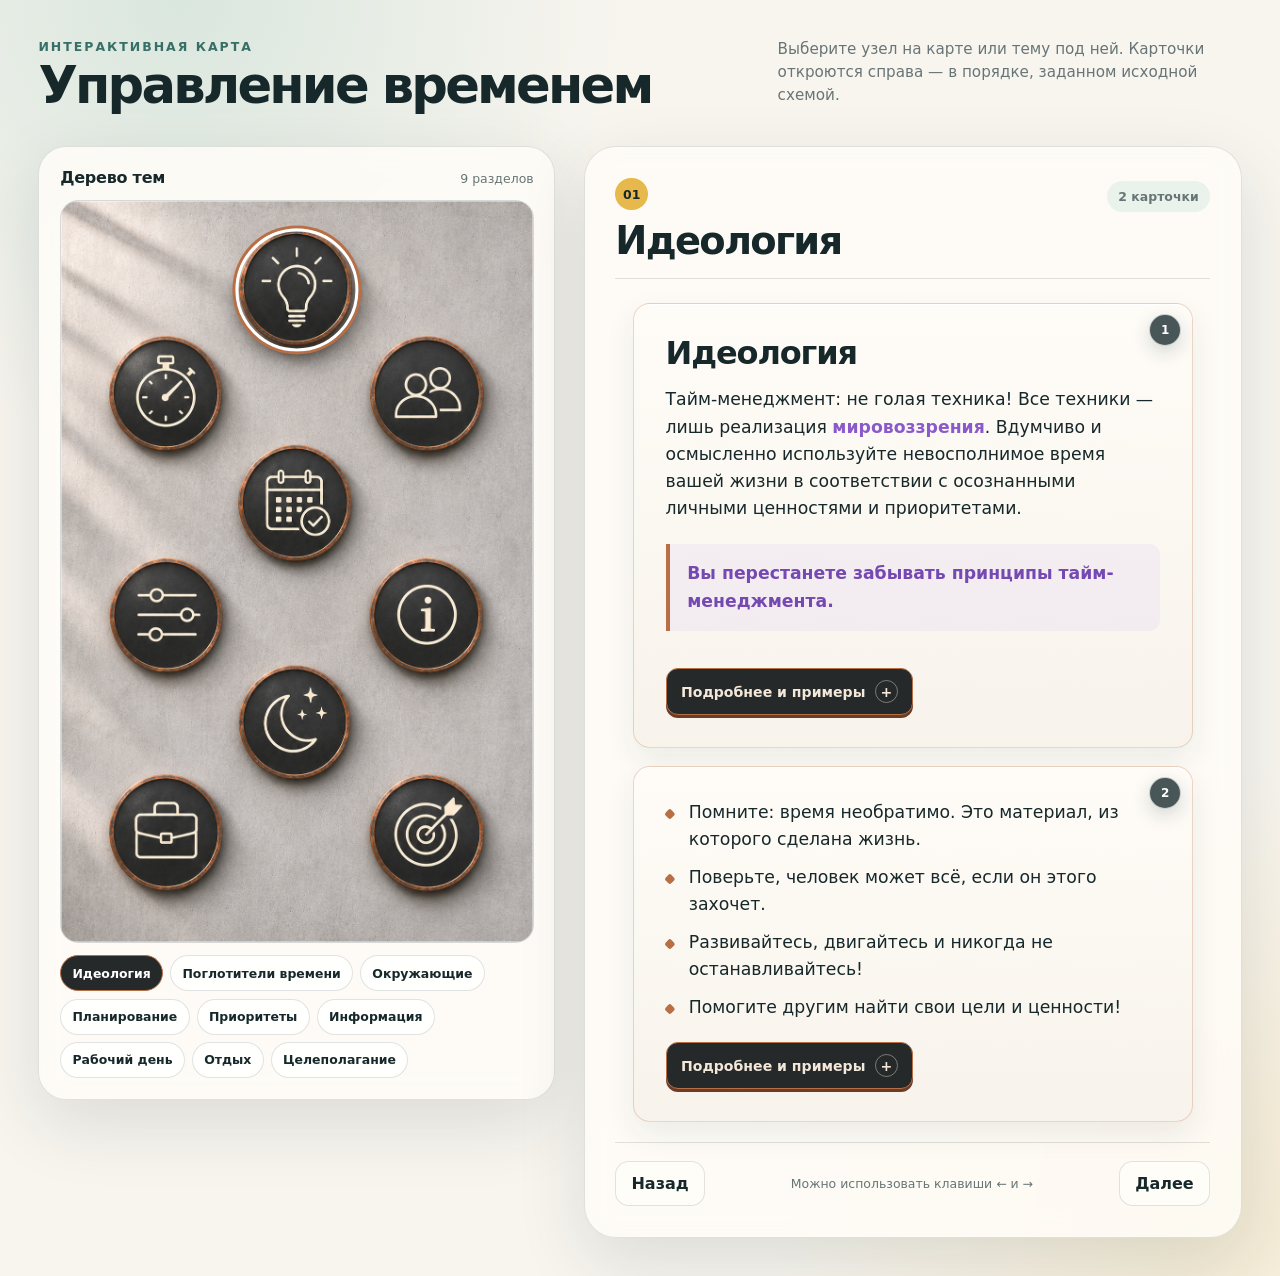
<file: index.html>
<!doctype html>
<html lang="ru">
<head>
  <meta charset="utf-8">
  <meta name="viewport" content="width=device-width, initial-scale=1">
  <meta name="description" content="Интерактивная карта карточек по управлению временем">
  <title>Карта управления временем</title>
  <link rel="icon" type="image/svg+xml" href="data:image/svg+xml,%3Csvg xmlns='http://www.w3.org/2000/svg' viewBox='0 0 64 64'%3E%3Crect width='64' height='64' rx='18' fill='%2316282b'/%3E%3Cpath d='M20 30a12 12 0 1 1 24 0c0 5-3 8-6 11v5H26v-5c-3-3-6-6-6-11Z' fill='%23f4c95d'/%3E%3Cpath d='M27 51h10' stroke='%23f6f1e8' stroke-width='4' stroke-linecap='round'/%3E%3C/svg%3E">
  <style>
    :root {
      color-scheme: light;
      --ink: #17282b;
      --muted: #677577;
      --paper: #f8f5ef;
      --surface: #fffdf8;
      --line: rgba(23, 40, 43, .13);
      --mint: #9fcbbd;
      --mint-dark: #376f66;
      --gold: #e7b94d;
      --violet: #a879f3;
      --loft-graphite: #26292a;
      --loft-charcoal: #17191a;
      --loft-copper: #b96f45;
      --loft-copper-light: #d49a72;
      --loft-ivory: #f3e8d9;
      --shadow: 0 24px 70px rgba(19, 39, 43, .12);
    }

    * { box-sizing: border-box; }

    html { scroll-behavior: smooth; }

    body {
      margin: 0;
      min-width: 320px;
      min-height: 100vh;
      color: var(--ink);
      background:
        radial-gradient(circle at 14% 0%, rgba(159, 203, 189, .34), transparent 28rem),
        radial-gradient(circle at 95% 95%, rgba(231, 185, 77, .16), transparent 28rem),
        var(--paper);
      font-family: Inter, ui-sans-serif, system-ui, -apple-system, BlinkMacSystemFont, "Segoe UI", sans-serif;
    }

    button { font: inherit; }

    .skip-link {
      position: fixed;
      left: 1rem;
      top: -4rem;
      z-index: 99;
      padding: .75rem 1rem;
      color: white;
      background: var(--ink);
      border-radius: .75rem;
    }

    .skip-link:focus { top: 1rem; }

    .page {
      width: min(1480px, 100%);
      margin: 0 auto;
      padding: clamp(1rem, 3vw, 2.5rem);
    }

    .topbar {
      display: flex;
      align-items: flex-end;
      justify-content: space-between;
      gap: 2rem;
      margin-bottom: clamp(1.25rem, 3vw, 2.25rem);
    }

    .eyebrow {
      margin: 0 0 .35rem;
      color: var(--mint-dark);
      font-size: .78rem;
      font-weight: 800;
      letter-spacing: .16em;
      text-transform: uppercase;
    }

    h1 {
      margin: 0;
      max-width: 780px;
      font-size: clamp(2rem, 4vw, 4rem);
      line-height: .98;
      letter-spacing: -.055em;
    }

    .hint {
      max-width: 29rem;
      margin: 0 0 .2rem;
      color: var(--muted);
      font-size: .95rem;
      line-height: 1.5;
    }

    .workspace {
      display: grid;
      grid-template-columns: minmax(340px, .88fr) minmax(480px, 1.12fr);
      gap: clamp(1rem, 2.2vw, 2rem);
      align-items: start;
    }

    .panel {
      border: 1px solid var(--line);
      background: rgba(255, 253, 248, .82);
      box-shadow: var(--shadow);
      backdrop-filter: blur(14px);
    }

    .map-panel {
      position: sticky;
      top: 1rem;
      padding: clamp(.9rem, 2vw, 1.3rem);
      border-radius: 1.75rem;
    }

    .panel-heading {
      display: flex;
      align-items: baseline;
      justify-content: space-between;
      gap: 1rem;
      margin: 0 0 .85rem;
    }

    .panel-heading h2 {
      margin: 0;
      font-size: 1rem;
      letter-spacing: -.015em;
    }

    .panel-heading span {
      color: var(--muted);
      font-size: .78rem;
    }

    .map-wrap {
      position: relative;
      width: 100%;
      max-width: 620px;
      margin: 0 auto;
      overflow: hidden;
      border: 1px solid rgba(23, 40, 43, .08);
      border-radius: 1.15rem;
      background: #e8e8e7;
      isolation: isolate;
    }

    .map-wrap::after {
      content: "";
      position: absolute;
      inset: 0;
      z-index: 1;
      pointer-events: none;
      box-shadow: inset 0 0 0 1px rgba(255, 255, 255, .38);
    }

    .map-image {
      display: block;
      width: 100%;
      height: auto;
    }

    .hotspot {
      position: absolute;
      z-index: 2;
      display: grid;
      width: 24%;
      aspect-ratio: 1;
      place-items: center;
      transform: translate(-50%, -50%);
      border: 0;
      border-radius: 50%;
      color: transparent;
      background: transparent;
      box-shadow: none;
      cursor: pointer;
      -webkit-tap-highlight-color: transparent;
      transition: color .18s ease, background .18s ease, box-shadow .18s ease;
    }

    .hotspot svg {
      width: 43%;
      height: 43%;
      fill: none;
      stroke: currentColor;
      stroke-width: 1.65;
      stroke-linecap: round;
      stroke-linejoin: round;
      pointer-events: none;
      opacity: 0;
      transition: transform .18s ease;
    }

    .hotspot::before {
      content: "";
      position: absolute;
      inset: -5px;
      border: 3px solid transparent;
      border-radius: inherit;
      transition: border-color .18s ease, box-shadow .18s ease, transform .18s ease;
    }

    .hotspot::after {
      content: attr(data-label);
      position: absolute;
      left: 50%;
      bottom: calc(100% + 10px);
      width: max-content;
      max-width: 180px;
      padding: .48rem .65rem;
      transform: translate(-50%, 7px);
      border-radius: .6rem;
      color: white;
      background: var(--ink);
      box-shadow: 0 8px 24px rgba(23, 40, 43, .2);
      font-size: .75rem;
      font-weight: 750;
      line-height: 1;
      white-space: nowrap;
      opacity: 0;
      pointer-events: none;
      transition: opacity .18s ease, transform .18s ease;
    }

    .hotspot:hover::after,
    .hotspot:focus-visible::after {
      opacity: 1;
      transform: translate(-50%, 0);
    }

    .hotspot:hover::before,
    .hotspot:focus-visible::before,
    .hotspot[aria-pressed="true"]::before {
      border-color: white;
      box-shadow: 0 0 0 3px var(--loft-copper), 0 10px 26px rgba(20, 22, 22, .34);
    }

    .hotspot:hover svg,
    .hotspot:focus-visible svg,
    .hotspot[aria-pressed="true"] svg {
      transform: scale(1.1);
    }

    .hotspot[aria-pressed="true"] {
      color: transparent;
      background: transparent;
      box-shadow: none;
    }

    .hotspot:focus-visible { outline: none; }

    .topic-list {
      display: flex;
      flex-wrap: wrap;
      gap: .45rem;
      margin-top: .8rem;
    }

    .topic-chip {
      min-height: 2.25rem;
      padding: .42rem .7rem;
      border: 1px solid var(--line);
      border-radius: 999px;
      color: var(--ink);
      background: rgba(255, 255, 255, .7);
      font-size: .78rem;
      font-weight: 700;
      cursor: pointer;
      transition: color .16s ease, background .16s ease, border-color .16s ease;
    }

    .topic-chip:hover { border-color: var(--loft-copper); }

    .topic-chip[aria-pressed="true"] {
      color: white;
      border-color: var(--loft-copper);
      background: var(--loft-graphite);
    }

    .card-panel {
      min-height: 720px;
      padding: clamp(1rem, 2.4vw, 2rem);
      border-radius: 2rem;
    }

    .card-top {
      display: flex;
      align-items: flex-start;
      justify-content: space-between;
      gap: 1rem;
      padding-bottom: 1.1rem;
      border-bottom: 1px solid var(--line);
    }

    .section-number {
      display: inline-flex;
      align-items: center;
      justify-content: center;
      min-width: 2.05rem;
      height: 2.05rem;
      margin-bottom: .7rem;
      border-radius: 50%;
      color: var(--ink);
      background: var(--gold);
      font-size: .78rem;
      font-weight: 850;
    }

    .card-top h2 {
      margin: 0;
      font-size: clamp(1.7rem, 3vw, 3rem);
      line-height: 1;
      letter-spacing: -.045em;
    }

    .counter {
      flex: 0 0 auto;
      margin: .2rem 0 0;
      padding: .5rem .7rem;
      border-radius: 999px;
      color: var(--muted);
      background: rgba(159, 203, 189, .22);
      font-size: .78rem;
      font-weight: 750;
    }

    .pages {
      display: grid;
      grid-template-columns: minmax(0, 1fr);
      gap: clamp(.75rem, 1.5vw, 1.1rem);
      width: min(100%, 560px);
      margin: clamp(1rem, 2vw, 1.5rem) auto 0;
      align-items: start;
    }

    .text-card {
      position: relative;
      overflow: hidden;
      padding: clamp(1.25rem, 3vw, 2rem);
      border: 1px solid rgba(185, 111, 69, .28);
      border-radius: 1.05rem;
      background:
        linear-gradient(rgba(255, 253, 248, .92), rgba(247, 243, 235, .92)),
        repeating-linear-gradient(135deg, transparent 0 4px, rgba(38, 41, 42, .03) 4px 5px);
      box-shadow: 0 12px 30px rgba(23, 40, 43, .08), inset 0 1px 0 white;
    }

    .text-card h3 {
      max-width: calc(100% - 3rem);
      margin: 0 0 1rem;
      font-size: clamp(1.45rem, 2.6vw, 2rem);
      line-height: 1.08;
      letter-spacing: -.035em;
    }

    .text-card p,
    .text-card li {
      font-size: clamp(1rem, 1.35vw, 1.12rem);
      line-height: 1.58;
    }

    .text-card p { margin: 0 0 1rem; }
    .text-card p:last-child { margin-bottom: 0; }

    .text-card ul {
      display: grid;
      gap: .65rem;
      margin: 0;
      padding: 0;
      list-style: none;
    }

    .text-card li {
      position: relative;
      padding-left: 1.45rem;
    }

    .text-card li::before {
      content: "";
      position: absolute;
      left: 0;
      top: .66em;
      width: .48rem;
      height: .48rem;
      border-radius: 2px;
      background: var(--loft-copper);
      transform: rotate(45deg);
    }

    .text-card mark {
      padding: 0;
      color: #8b5aca;
      background: transparent;
      font-weight: 720;
    }

    .text-card .takeaway {
      margin-top: 1.35rem;
      padding: 1rem 1.1rem;
      border-left: 4px solid var(--loft-copper);
      border-radius: 0 .7rem .7rem 0;
      color: #7549b2;
      background: rgba(168, 121, 243, .08);
      font-weight: 680;
    }

    .card-link {
      display: inline-flex;
      align-items: center;
      gap: .6rem;
      min-height: 2.75rem;
      margin-top: 1.35rem;
      padding: .68rem .9rem;
      border: 1px solid var(--loft-copper);
      border-radius: .75rem;
      color: var(--loft-ivory);
      background: var(--loft-graphite);
      box-shadow: 0 3px 0 #6d3c25;
      font-size: .88rem;
      font-weight: 780;
      text-decoration: none;
      transition: transform .16s ease, box-shadow .16s ease, background .16s ease;
    }

    .card-link::after {
      content: "+";
      display: grid;
      width: 1.3rem;
      height: 1.3rem;
      place-items: center;
      border: 1px solid rgba(243, 232, 217, .42);
      border-radius: 50%;
      line-height: 1;
    }

    .card-link:hover,
    .card-link:focus-visible {
      background: #343738;
      box-shadow: 0 5px 0 #6d3c25, 0 9px 18px rgba(23, 40, 43, .16);
      transform: translateY(-2px);
      outline: none;
    }

    .page-tag {
      position: absolute;
      top: .65rem;
      right: .65rem;
      display: inline-flex;
      align-items: center;
      min-width: 2rem;
      height: 2rem;
      justify-content: center;
      border: 1px solid rgba(255, 255, 255, .7);
      border-radius: 50%;
      color: white;
      background: rgba(23, 40, 43, .78);
      box-shadow: 0 6px 18px rgba(23, 40, 43, .18);
      font-size: .75rem;
      font-weight: 800;
      backdrop-filter: blur(6px);
    }

    .card-nav {
      display: flex;
      align-items: center;
      justify-content: space-between;
      gap: 1rem;
      margin-top: 1.25rem;
      padding-top: 1.15rem;
      border-top: 1px solid var(--line);
    }

    .nav-button {
      min-height: 2.8rem;
      padding: .65rem .95rem;
      border: 1px solid var(--line);
      border-radius: .85rem;
      color: var(--ink);
      background: var(--surface);
      font-weight: 760;
      cursor: pointer;
      transition: border-color .16s ease, transform .16s ease, box-shadow .16s ease;
    }

    .nav-button:hover,
    .nav-button:focus-visible {
      border-color: var(--mint-dark);
      box-shadow: 0 7px 20px rgba(23, 40, 43, .1);
      transform: translateY(-1px);
      outline: none;
    }

    .keyboard-hint {
      color: var(--muted);
      font-size: .78rem;
      text-align: center;
    }

    .fade-in { animation: reveal .32s ease both; }

    @keyframes reveal {
      from { opacity: 0; transform: translateY(8px); }
      to { opacity: 1; transform: translateY(0); }
    }

    @media (max-width: 980px) {
      .topbar { align-items: flex-start; flex-direction: column; gap: .8rem; }
      .workspace { grid-template-columns: 1fr; }
      .map-panel { position: relative; top: 0; }
      .map-wrap { max-width: 540px; }
      .card-panel { min-height: 0; }
    }

    @media (max-width: 620px) {
      .page { padding: .75rem; }
      .topbar { padding: .5rem .35rem; }
      .hint { font-size: .9rem; }
      .map-panel, .card-panel { border-radius: 1.25rem; }
      .map-panel { padding: .65rem; }
      .pages { grid-template-columns: 1fr; }
      .card-nav { align-items: stretch; }
      .keyboard-hint { display: none; }
      .nav-button { flex: 1; }
      .hotspot::after { display: none; }
    }

    @media (prefers-reduced-motion: reduce) {
      html { scroll-behavior: auto; }
      *, *::before, *::after { animation-duration: .01ms !important; transition-duration: .01ms !important; }
    }
  </style>
</head>
<body>
  <a class="skip-link" href="#cards">К карточкам</a>
  <main class="page">
    <header class="topbar">
      <div>
        <p class="eyebrow">Интерактивная карта</p>
        <h1>Управление временем</h1>
      </div>
      <p class="hint">Выберите узел на карте или тему под ней. Карточки откроются справа — в порядке, заданном исходной схемой.</p>
    </header>

    <div class="workspace">
      <section class="panel map-panel" aria-labelledby="map-title">
        <div class="panel-heading">
          <h2 id="map-title">Дерево тем</h2>
          <span>9 разделов</span>
        </div>

        <div class="map-wrap" aria-label="Схема тем по управлению временем">
          <img class="map-image" src="tree-loft-final.png" alt="Девять тем по управлению временем в стиле loft">
          <button class="hotspot" style="left:50%;top:12%;" data-topic="ideology" data-label="Идеология" aria-label="Открыть тему «Идеология»">
            <svg viewBox="0 0 24 24" aria-hidden="true"><path d="M9 18h6M10 22h4M8.3 15.1A7 7 0 1 1 15.7 15c-1.1.8-1.7 1.8-1.7 3h-4c0-1.2-.6-2.1-1.7-2.9Z"/><path d="M12 3v1M4.2 6.2l.7.7M19.8 6.2l-.7.7"/></svg>
          </button>
          <button class="hotspot" style="left:22%;top:26%;" data-topic="time-wasters" data-label="Поглотители времени" aria-label="Открыть тему «Поглотители времени»">
            <svg viewBox="0 0 24 24" aria-hidden="true"><circle cx="12" cy="13" r="8"/><path d="M12 9v4l2.8 1.7M9 2h6M12 5V2"/></svg>
          </button>
          <button class="hotspot" style="left:78%;top:26%;" data-topic="environment" data-label="Окружающие" aria-label="Открыть тему «Окружающие»">
            <svg viewBox="0 0 24 24" aria-hidden="true"><path d="M16 21v-2a4 4 0 0 0-4-4H6a4 4 0 0 0-4 4v2"/><circle cx="9" cy="7" r="4"/><path d="M22 21v-2a4 4 0 0 0-3-3.9M16 3.1a4 4 0 0 1 0 7.8"/></svg>
          </button>
          <button class="hotspot" style="left:50%;top:41%;" data-topic="planning" data-label="Планирование" aria-label="Открыть тему «Планирование»">
            <svg viewBox="0 0 24 24" aria-hidden="true"><rect x="3" y="5" width="18" height="16" rx="2"/><path d="M16 3v4M8 3v4M3 10h18M8 15l2 2 5-5"/></svg>
          </button>
          <button class="hotspot" style="left:22%;top:55%;" data-topic="priorities" data-label="Приоритеты" aria-label="Открыть тему «Приоритеты»">
            <svg viewBox="0 0 24 24" aria-hidden="true"><path d="M4 21v-7M4 10V3M12 21v-9M12 8V3M20 21v-5M20 12V3M1 14h6M9 8h6M17 16h6"/></svg>
          </button>
          <button class="hotspot" style="left:78%;top:55%;" data-topic="information" data-label="Информация" aria-label="Открыть тему «Информация»">
            <svg viewBox="0 0 24 24" aria-hidden="true"><circle cx="12" cy="12" r="9"/><path d="M12 11v6M12 7h.01"/></svg>
          </button>
          <button class="hotspot" style="left:22%;top:85%;" data-topic="workday" data-label="Рабочий день" aria-label="Открыть тему «Рабочий день»">
            <svg viewBox="0 0 24 24" aria-hidden="true"><rect x="3" y="7" width="18" height="13" rx="2"/><path d="M8 7V5a2 2 0 0 1 2-2h4a2 2 0 0 1 2 2v2M3 12h18M10 12v2h4v-2"/></svg>
          </button>
          <button class="hotspot" style="left:50%;top:70%;" data-topic="rest" data-label="Отдых" aria-label="Открыть тему «Отдых»">
            <svg viewBox="0 0 24 24" aria-hidden="true"><path d="M20.5 14.2A8 8 0 0 1 9.8 3.5 9 9 0 1 0 20.5 14.2Z"/><path d="M17 4v3M15.5 5.5h3"/></svg>
          </button>
          <button class="hotspot" style="left:78%;top:85%;" data-topic="goals" data-label="Целеполагание" aria-label="Открыть тему «Целеполагание»">
            <svg viewBox="0 0 24 24" aria-hidden="true"><circle cx="12" cy="12" r="9"/><circle cx="12" cy="12" r="5"/><circle cx="12" cy="12" r="1"/></svg>
          </button>
        </div>

        <nav class="topic-list" aria-label="Темы карточек" id="topic-list"></nav>
      </section>

      <section class="panel card-panel" id="cards" aria-live="polite" aria-labelledby="card-title">
        <div class="card-top">
          <div>
            <span class="section-number" id="section-number">01</span>
            <h2 id="card-title">Идеология</h2>
          </div>
          <p class="counter" id="counter">2 карточки</p>
        </div>

        <div class="pages" id="pages"></div>

        <div class="card-nav">
          <button class="nav-button" id="prev" type="button" aria-label="Предыдущая тема">Назад</button>
          <span class="keyboard-hint">Можно использовать клавиши ← и →</span>
          <button class="nav-button" id="next" type="button" aria-label="Следующая тема">Далее</button>
        </div>
      </section>
    </div>
  </main>

  <script>
    const topics = [
      {
        id: 'ideology',
        title: 'Идеология',
        cards: [
          {
            heading: 'Идеология',
            content: `<p>Тайм-менеджмент: не голая техника! Все техники — лишь реализация <mark>мировоззрения</mark>. Вдумчиво и осмысленно используйте невосполнимое время вашей жизни в соответствии с осознанными личными ценностями и приоритетами.</p><p class="takeaway">Вы перестанете забывать принципы тайм-менеджмента.</p>`
          },
          {
            content: `<ul><li>Помните: время необратимо. Это материал, из которого сделана жизнь.</li><li>Поверьте, человек может всё, если он этого захочет.</li><li>Развивайтесь, двигайтесь и никогда не останавливайтесь!</li><li>Помогите другим найти свои цели и ценности!</li></ul>`
          }
        ]
      },
      {
        id: 'time-wasters',
        title: 'Поглотители времени',
        cards: [
          {
            heading: 'Поглотители времени',
            content: `<p>Значительную часть имеющегося времени мы тратим непродуктивно. Виной тому всеобщая неорганизованность, бюрократические безумия, неуважение людей ко времени. У каждого из нас есть «поглотители времени», которыми мы можем управлять.</p>`
          },
          {
            content: `<ul><li>Проводите хронометраж рабочего дня.</li><li>Анализируйте по нему потери времени.</li><li>Используйте время в дороге.</li><li>Используйте время в командировках.</li><li>Предвидьте технические форс-мажоры.</li><li>Проводите эффективные совещания.</li><li>Постоянно контролируйте время.</li></ul>`
          }
        ]
      },
      {
        id: 'environment',
        title: 'Окружающие',
        cards: [
          {
            heading: 'Окружающие',
            content: `<p>Мы не можем быть эффективны на 100%, если не координируем свой личный тайм-менеджмент с <mark>окружающими</mark>: коллегами, руководством, подчинёнными, родственниками, клиентами.</p><ul><li>Донесите ТМ-технику до вашего руководства.</li><li>Мотивируйте и зажигайте подчинённых ТМ-идеей.</li><li>Постепенно внедряйте тайм-менеджмент у подчинённых.</li></ul>`
          }
        ]
      },
      {
        id: 'planning',
        title: 'Планирование',
        cards: [
          {
            heading: 'Планирование',
            content: `<p>Есть много различных видов планирования: жёсткие и гибкие, для занятых и творческих. Выберите тот метод, который оптимально подходит именно для ваших личностных особенностей и специфики вашей работы.</p><p class="takeaway">Позволит начать изучать бизнес-планирование.</p><p>Организуйте контекстное и среднесуточное <mark>планирование</mark> по методу «Задачи на день / на неделю / на год» и гарантируйте себе уверенность, что уложитесь в срок.</p>`
          }
        ]
      },
      {
        id: 'priorities',
        title: 'Приоритеты',
        cards: [
          {
            heading: 'Приоритеты',
            content: `<p>«Всё-всё-всё» нельзя успеть, нужно выбирать. Это не значит отказаться от каких-то целей навсегда. Определите, какие цели для вас <mark>приоритетные</mark> на данный момент. Научитесь отсеивать лишние, навязанные дела. Тратьте ваше невосполнимое время на Главное.</p><ul><li>Научитесь говорить «Нет».</li><li>Покупайте чужое время.</li><li>Делегируйте и контролируйте.</li><li>Определите приоритетность задач.</li></ul>`
          }
        ]
      },
      {
        id: 'information',
        title: 'Информация',
        cards: [
          {
            heading: 'Информация',
            content: `<p>В современном мире мы ежедневно пропускаем через себя огромное количество информации, с которой мы должны работать. Внедрите технику её фильтрации, хранения и движения. Ваша система <mark>обработки информации</mark> должна отвечать на самые простые вопросы: от «как должны храниться документы на рабочем столе» и до «когда, как и чему учиться», или «что, как и зачем читать?»</p><p class="takeaway">Вы сможете видеть больше вариантов для инвестирования одновременно и выбирать между разными видами образования.</p>`
          },
          {
            content: `<ul><li>Спланируйте ритм чтения деловой литературы.</li><li>Фильтруйте информационный мусор.</li><li>Заведите творческую картотеку.</li></ul>`
          }
        ]
      },
      {
        id: 'workday',
        title: 'Рабочий день',
        cards: [
          {
            heading: 'Рабочий день',
            content: `<p>Между целями и результатами лежит большое количество рутинной работы. Как её организовать, как проложить верный путь к достижению результатов, укладываясь при этом в плановые сроки? Настройте личную систему планирования рабочего дня с использованием «жёстких» и «гибких» задач, чтобы планировать реалистично и всегда успевать выполнять главное.</p>`
          },
          {
            content: `<ul><li>Планируйте день за днём.</li><li>Используйте разные цвета в ежедневнике.</li><li>Создайте стратегический план.</li><li>Освойте идею жёстких и гибких задач.</li><li>Оставляйте резервы для жёстких задач.</li><li>Разумная пунктуальность.</li></ul>`
          }
        ]
      },
      {
        id: 'rest',
        title: 'Отдых',
        cards: [
          {
            heading: 'Отдых',
            content: `<p>Приходилось ли вам на работе чувствовать себя уставшим и измотанным, потерявшим вкус даже к любимому делу? В личном тайм-менеджменте важно не только количество времени, но и качество. Наладьте грамотный отдых в течение рабочего дня и в нерабочее время.</p><p class="takeaway">Позволит отдыхать, когда нужно. Понижает стресс.</p>`
          },
          {
            content: `<ul><li>Создайте ритмичность «работа — отдых».</li><li>Максимально переключайтесь.</li><li>Ленитесь.</li><li>Спите эффективно.</li><li>Освойте микросон.</li><li>Радуйтесь жизни.</li></ul>`
          }
        ]
      },
      {
        id: 'goals',
        title: 'Целеполагание',
        cards: [
          {
            heading: 'Целеполагание',
            content: `<p>Задумайтесь о том, что даёт вам энергию на глобальном уровне: о ваших мечтах и желаниях. Чтобы эти мечты сбывались, сначала нужно превратить их в <mark>цели</mark>.</p><p class="takeaway">Позволит в будущем бросить вредные привычки.</p><ul><li>Представьте себя через несколько лет.</li><li>Определите свои ценности.</li><li>Что для вас действительно важно?</li><li>Ищите ваше призвание.</li><li>Спланируйте цели на годы вперёд.</li><li>Конкретизируйте ближайшие шаги.</li></ul>`
          }
        ]
      }
    ];

    const topicList = document.querySelector('#topic-list');
    const pages = document.querySelector('#pages');
    const title = document.querySelector('#card-title');
    const number = document.querySelector('#section-number');
    const counter = document.querySelector('#counter');
    const prev = document.querySelector('#prev');
    const next = document.querySelector('#next');
    let activeIndex = 0;

    topics.forEach((topic, index) => {
      const button = document.createElement('button');
      button.type = 'button';
      button.className = 'topic-chip';
      button.dataset.topic = topic.id;
      button.textContent = topic.title;
      button.addEventListener('click', () => selectTopic(index, true));
      topicList.append(button);
    });

    document.querySelectorAll('.hotspot').forEach((button) => {
      button.addEventListener('click', () => {
        const index = topics.findIndex((topic) => topic.id === button.dataset.topic);
        selectTopic(index, true);
      });
    });

    function pluralizeCards(value) {
      return value === 1 ? '1 карточка' : `${value} карточки`;
    }

    function selectTopic(index, shouldFocus = false) {
      activeIndex = (index + topics.length) % topics.length;
      const topic = topics[activeIndex];

      title.textContent = topic.title;
      number.textContent = String(activeIndex + 1).padStart(2, '0');
      counter.textContent = pluralizeCards(topic.cards.length);
      pages.classList.remove('fade-in');
      pages.replaceChildren(...topic.cards.map((card, pageIndex) => {
        const article = document.createElement('article');
        article.className = 'text-card';
        article.setAttribute('aria-label', `Карточка «${topic.title}»${topic.cards.length > 1 ? `, часть ${pageIndex + 1}` : ''}`);
        article.innerHTML = `${card.heading ? `<h3>${card.heading}</h3>` : ''}${card.content}`;

        const detailsLink = document.createElement('a');
        detailsLink.className = 'card-link';
        detailsLink.href = `cards/${topic.id}-${pageIndex + 1}.html`;
        detailsLink.textContent = 'Подробнее и примеры';
        detailsLink.setAttribute('aria-label', `Открыть подробную страницу: ${topic.title}, карточка ${pageIndex + 1}`);
        article.append(detailsLink);

        if (topic.cards.length > 1) {
          const tag = document.createElement('span');
          tag.className = 'page-tag';
          tag.textContent = pageIndex + 1;
          tag.setAttribute('aria-hidden', 'true');
          article.append(tag);
        }
        return article;
      }));

      requestAnimationFrame(() => pages.classList.add('fade-in'));

      document.querySelectorAll('[data-topic]').forEach((control) => {
        control.setAttribute('aria-pressed', control.dataset.topic === topic.id ? 'true' : 'false');
      });

      prev.setAttribute('aria-label', `Предыдущая тема: ${topics[(activeIndex - 1 + topics.length) % topics.length].title}`);
      next.setAttribute('aria-label', `Следующая тема: ${topics[(activeIndex + 1) % topics.length].title}`);

      if (shouldFocus && window.matchMedia('(max-width: 980px)').matches) {
        document.querySelector('#cards').scrollIntoView({ behavior: 'smooth', block: 'start' });
      }
    }

    prev.addEventListener('click', () => selectTopic(activeIndex - 1));
    next.addEventListener('click', () => selectTopic(activeIndex + 1));

    document.addEventListener('keydown', (event) => {
      const activeTag = document.activeElement?.tagName;
      if (activeTag === 'INPUT' || activeTag === 'TEXTAREA') return;
      if (event.key === 'ArrowLeft') selectTopic(activeIndex - 1);
      if (event.key === 'ArrowRight') selectTopic(activeIndex + 1);
    });

    selectTopic(0);
  </script>
</body>
</html>
</file>
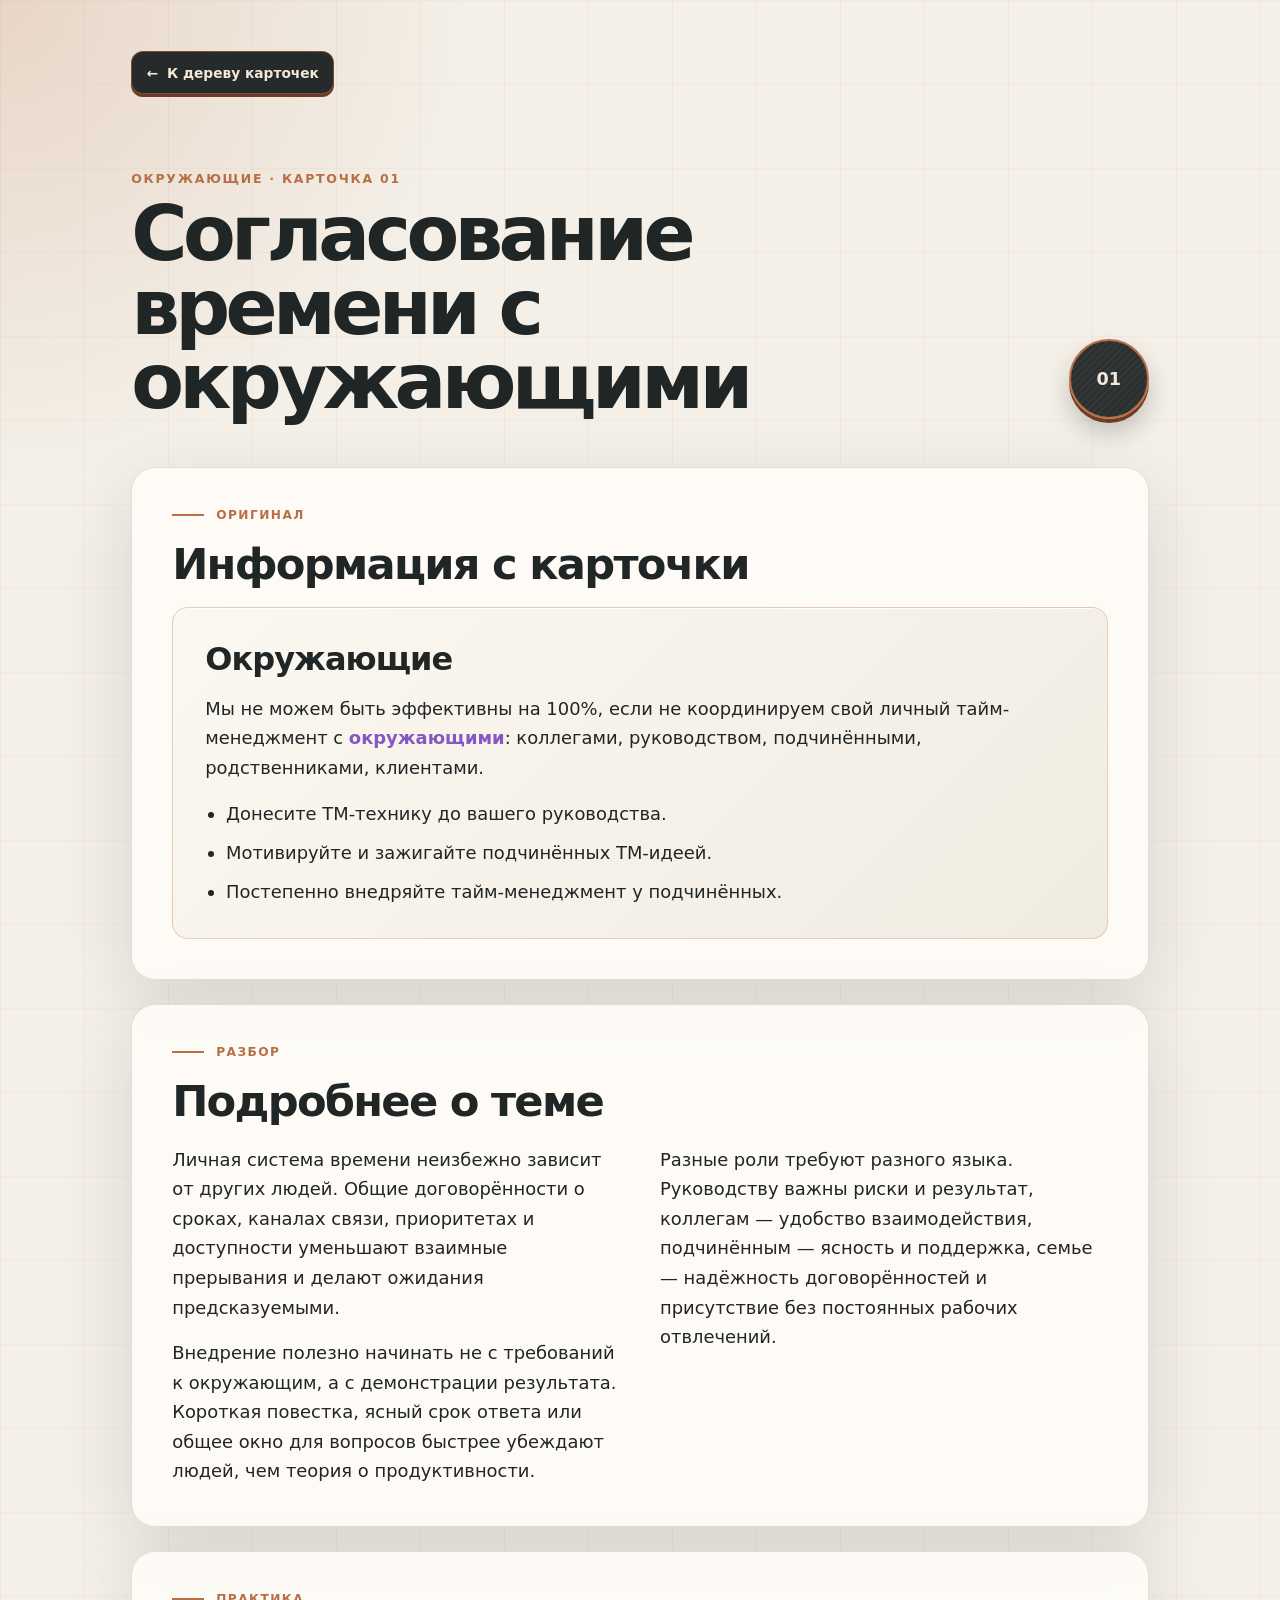
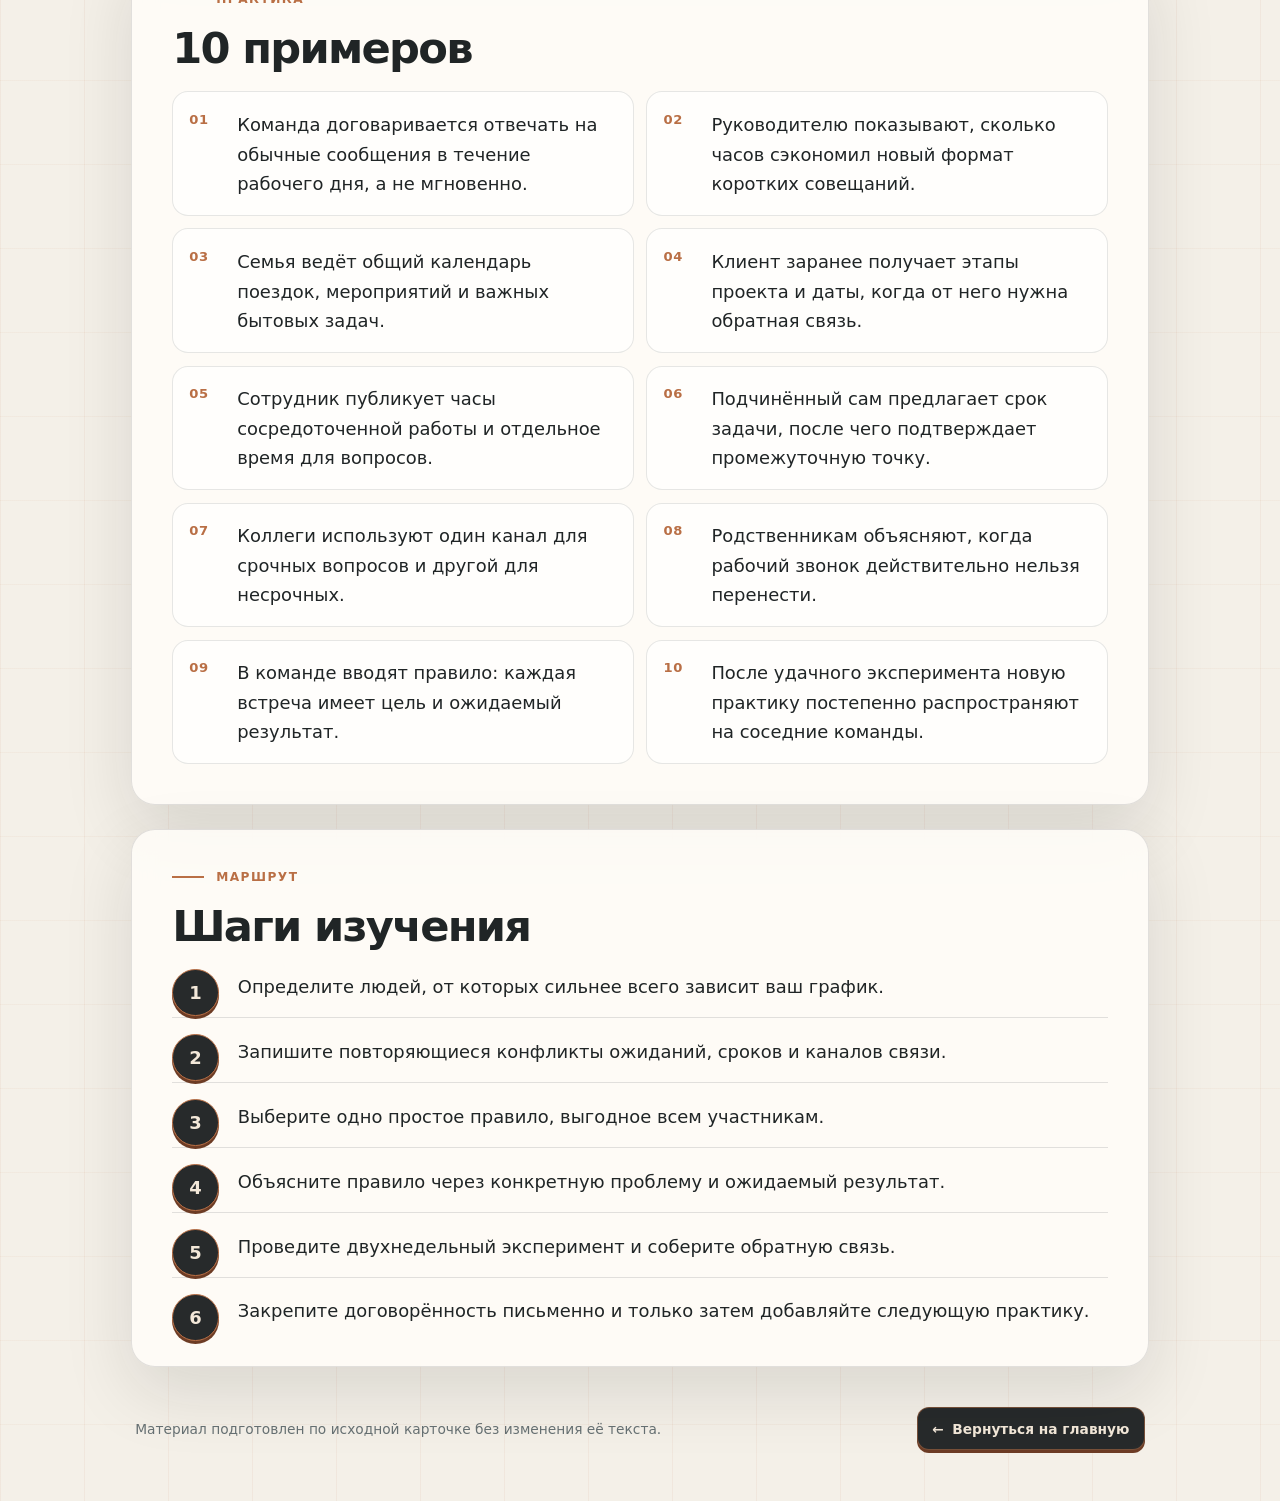
<file: cards/environment-1.html>
<!doctype html>
<html lang="ru" data-card-id="environment-1">
<head>
  <meta charset="utf-8">
  <meta name="viewport" content="width=device-width, initial-scale=1">
  <meta name="description" content="Подробная карточка по управлению временем">
  <title>Карточка — Управление временем</title>
  <link rel="icon" type="image/svg+xml" href="data:image/svg+xml,%3Csvg xmlns='http://www.w3.org/2000/svg' viewBox='0 0 64 64'%3E%3Crect width='64' height='64' rx='18' fill='%2326292a'/%3E%3Ccircle cx='32' cy='32' r='19' fill='none' stroke='%23b96f45' stroke-width='5'/%3E%3Cpath d='M21 32h22M32 21v22' stroke='%23f3e8d9' stroke-width='4' stroke-linecap='round'/%3E%3C/svg%3E">
  <link rel="stylesheet" href="detail.css">
  <script src="detail.js" defer></script>
</head>
<body>
  <main class="shell" id="app"></main>
</body>
</html>
</file>
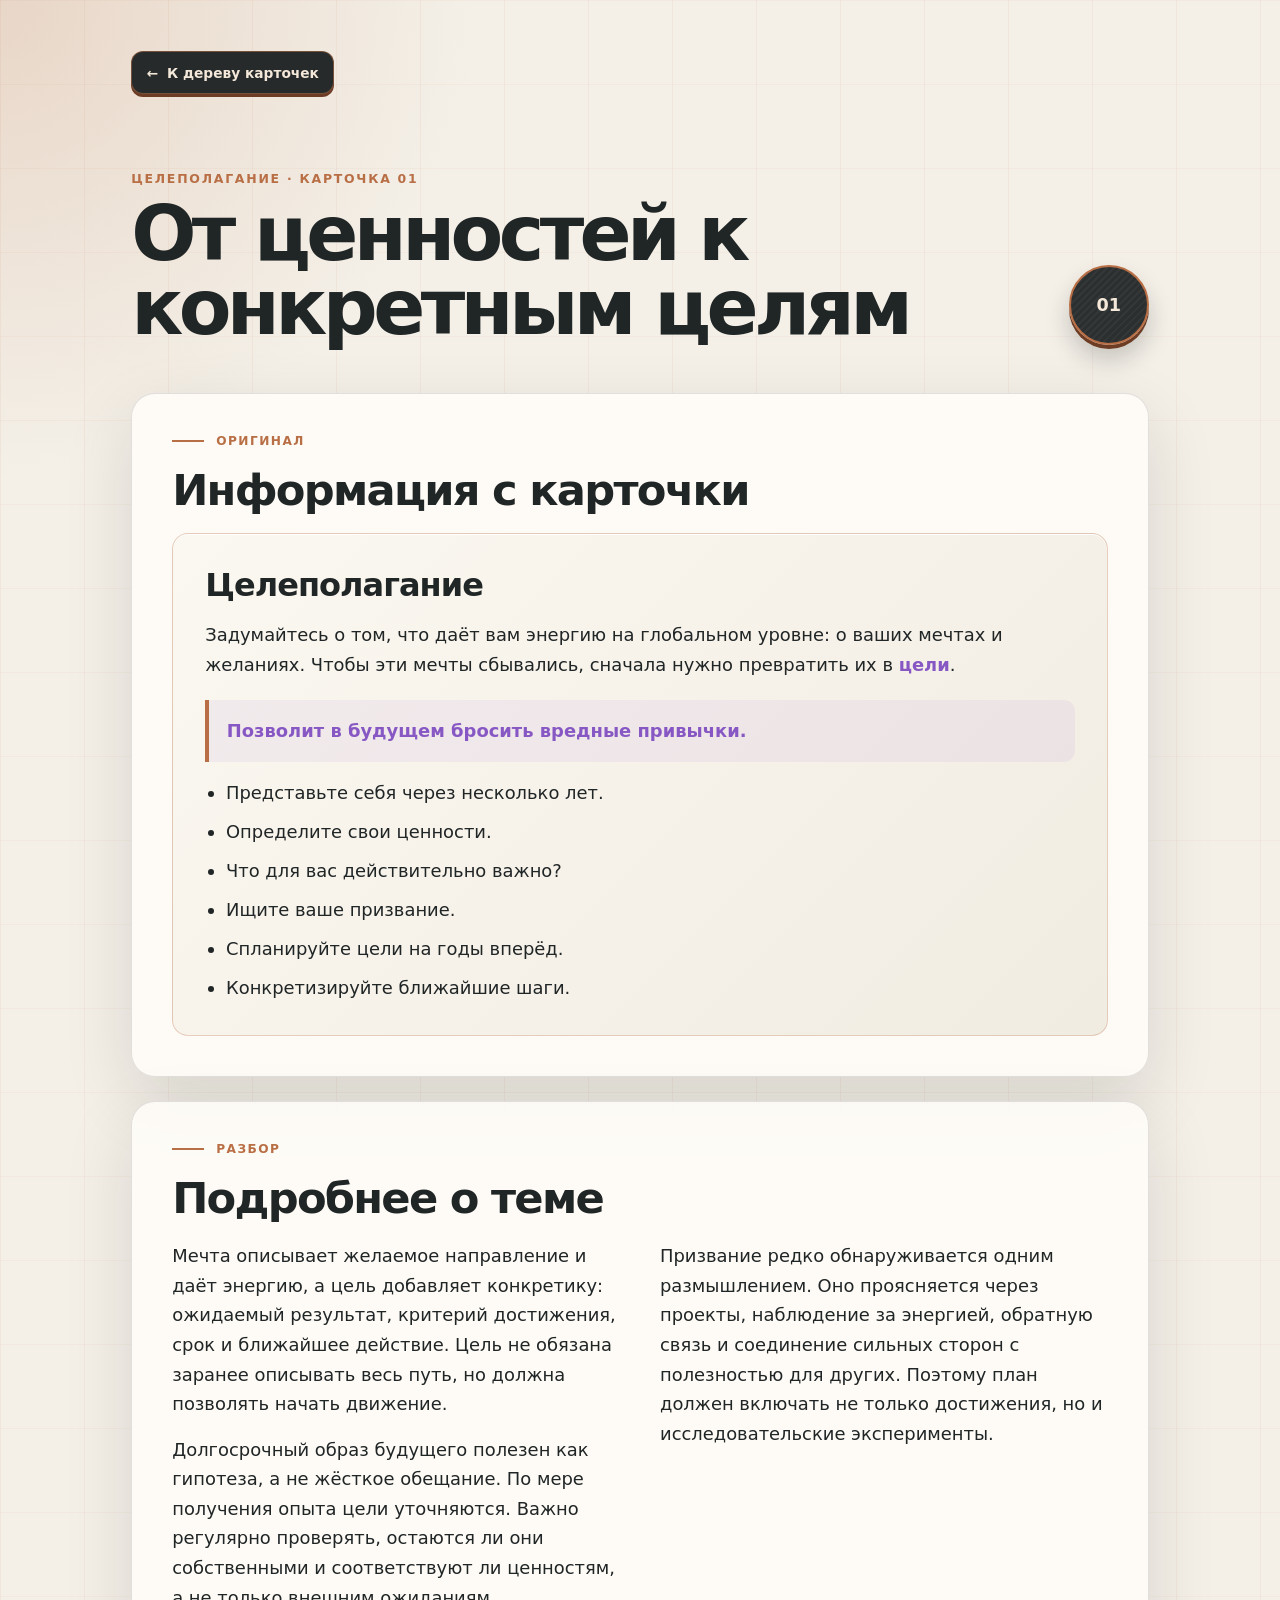
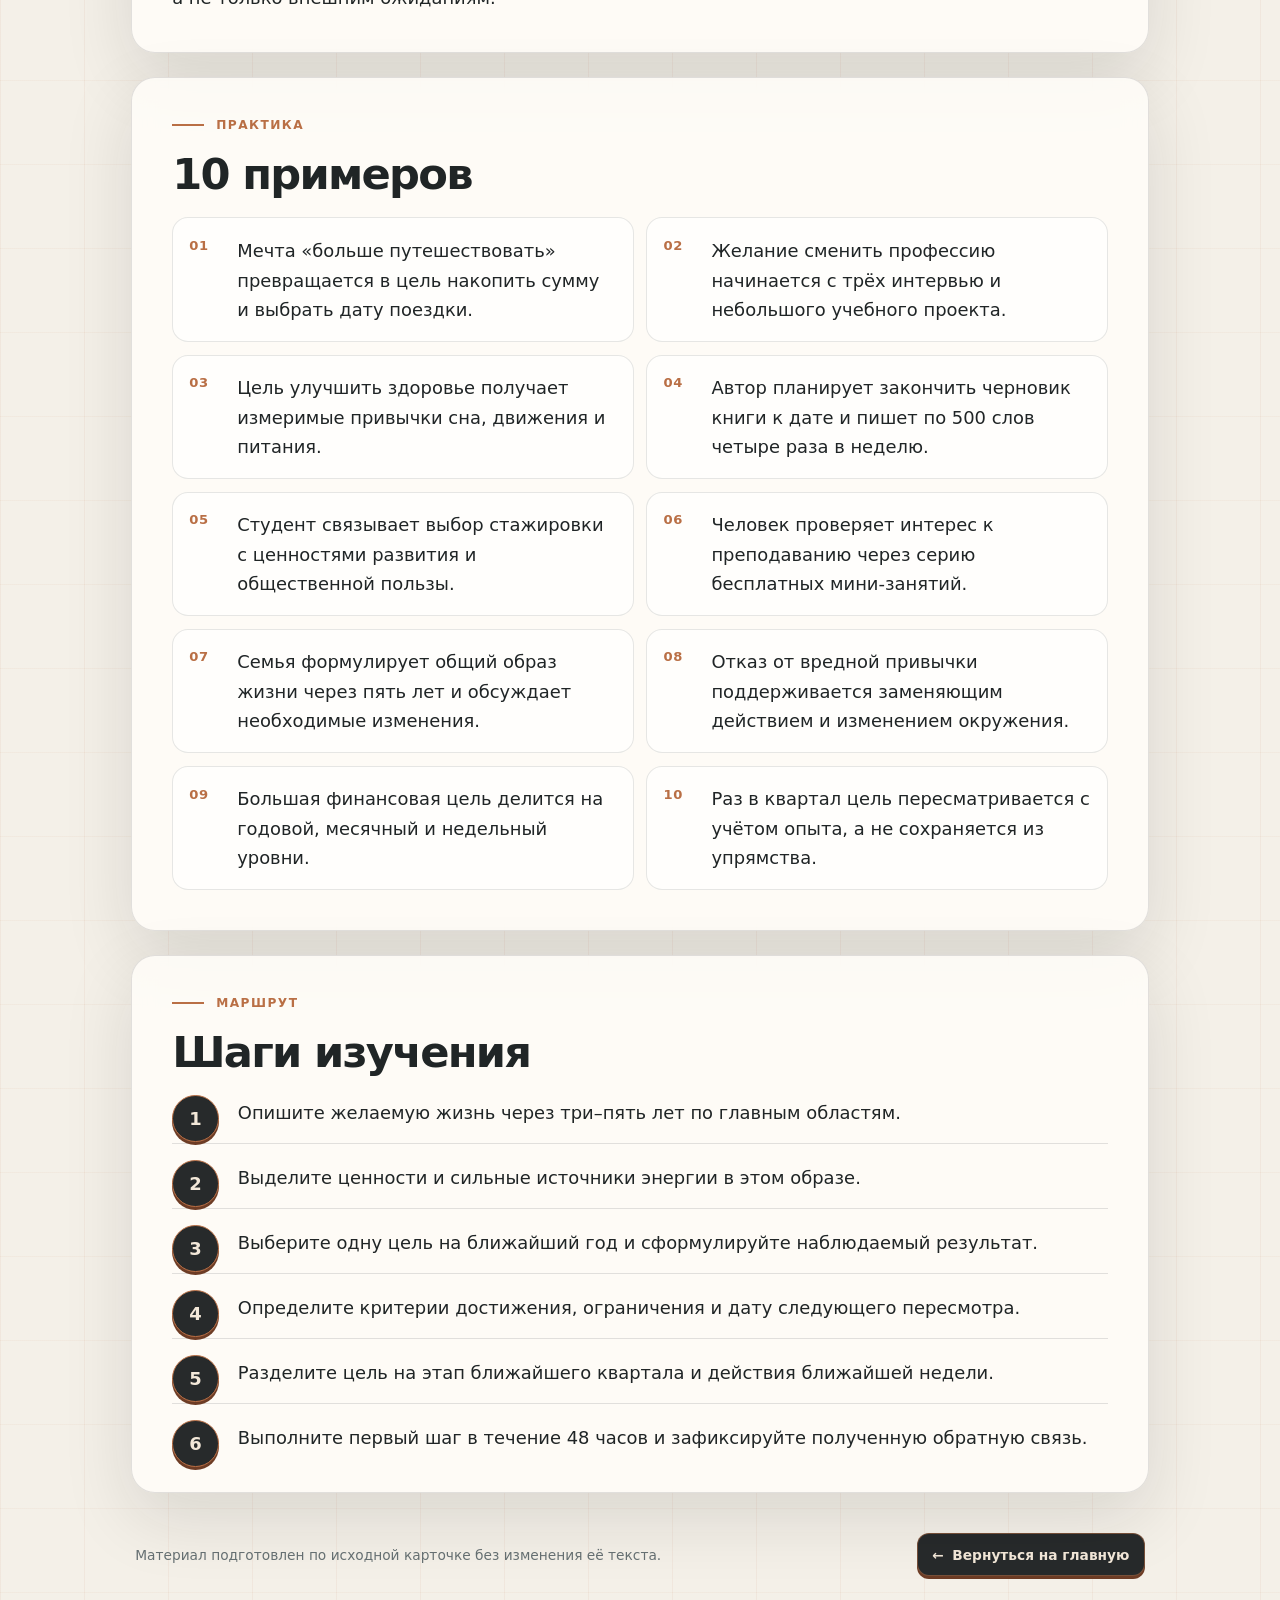
<file: cards/goals-1.html>
<!doctype html>
<html lang="ru" data-card-id="goals-1">
<head>
  <meta charset="utf-8">
  <meta name="viewport" content="width=device-width, initial-scale=1">
  <meta name="description" content="Подробная карточка по управлению временем">
  <title>Карточка — Управление временем</title>
  <link rel="icon" type="image/svg+xml" href="data:image/svg+xml,%3Csvg xmlns='http://www.w3.org/2000/svg' viewBox='0 0 64 64'%3E%3Crect width='64' height='64' rx='18' fill='%2326292a'/%3E%3Ccircle cx='32' cy='32' r='19' fill='none' stroke='%23b96f45' stroke-width='5'/%3E%3Cpath d='M21 32h22M32 21v22' stroke='%23f3e8d9' stroke-width='4' stroke-linecap='round'/%3E%3C/svg%3E">
  <link rel="stylesheet" href="detail.css">
  <script src="detail.js" defer></script>
</head>
<body>
  <main class="shell" id="app"></main>
</body>
</html>
</file>
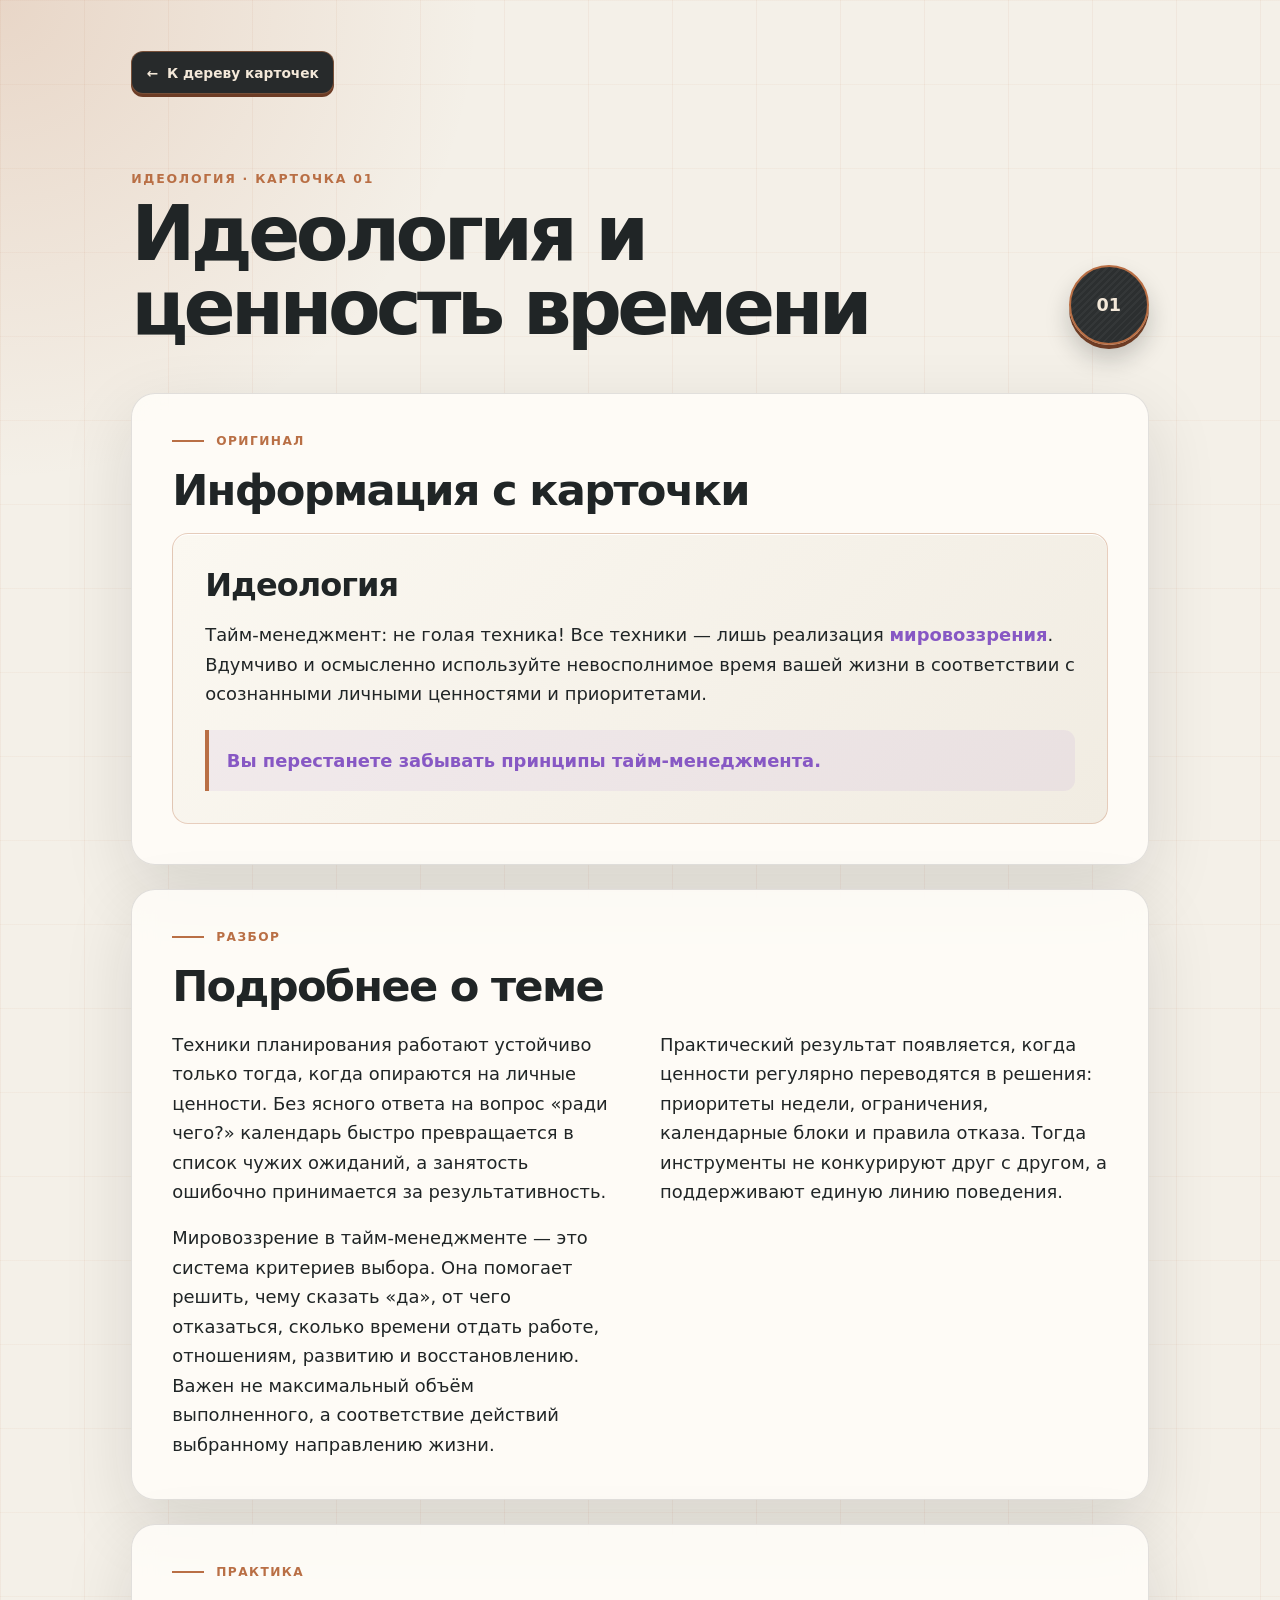
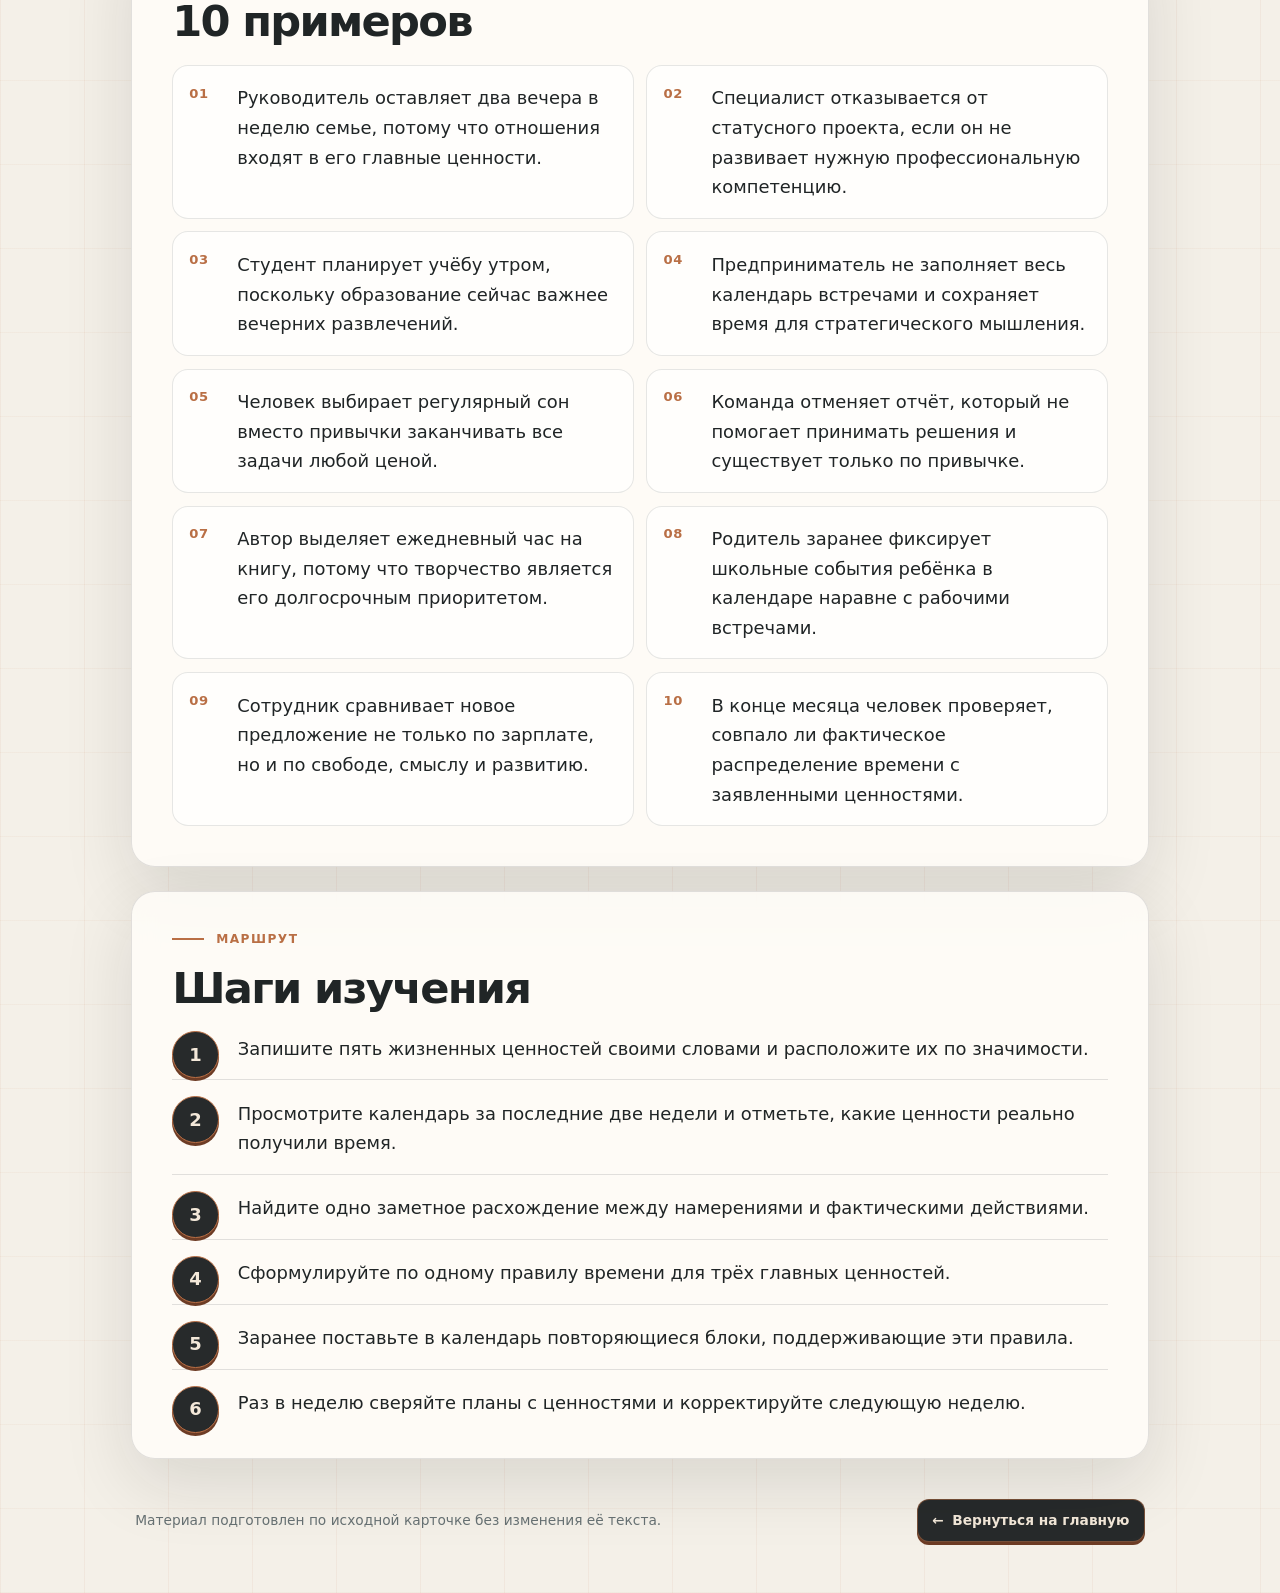
<file: cards/ideology-1.html>
<!doctype html>
<html lang="ru" data-card-id="ideology-1">
<head>
  <meta charset="utf-8">
  <meta name="viewport" content="width=device-width, initial-scale=1">
  <meta name="description" content="Подробная карточка по управлению временем">
  <title>Карточка — Управление временем</title>
  <link rel="icon" type="image/svg+xml" href="data:image/svg+xml,%3Csvg xmlns='http://www.w3.org/2000/svg' viewBox='0 0 64 64'%3E%3Crect width='64' height='64' rx='18' fill='%2326292a'/%3E%3Ccircle cx='32' cy='32' r='19' fill='none' stroke='%23b96f45' stroke-width='5'/%3E%3Cpath d='M21 32h22M32 21v22' stroke='%23f3e8d9' stroke-width='4' stroke-linecap='round'/%3E%3C/svg%3E">
  <link rel="stylesheet" href="detail.css">
  <script src="detail.js" defer></script>
</head>
<body>
  <main class="shell" id="app"></main>
</body>
</html>
</file>
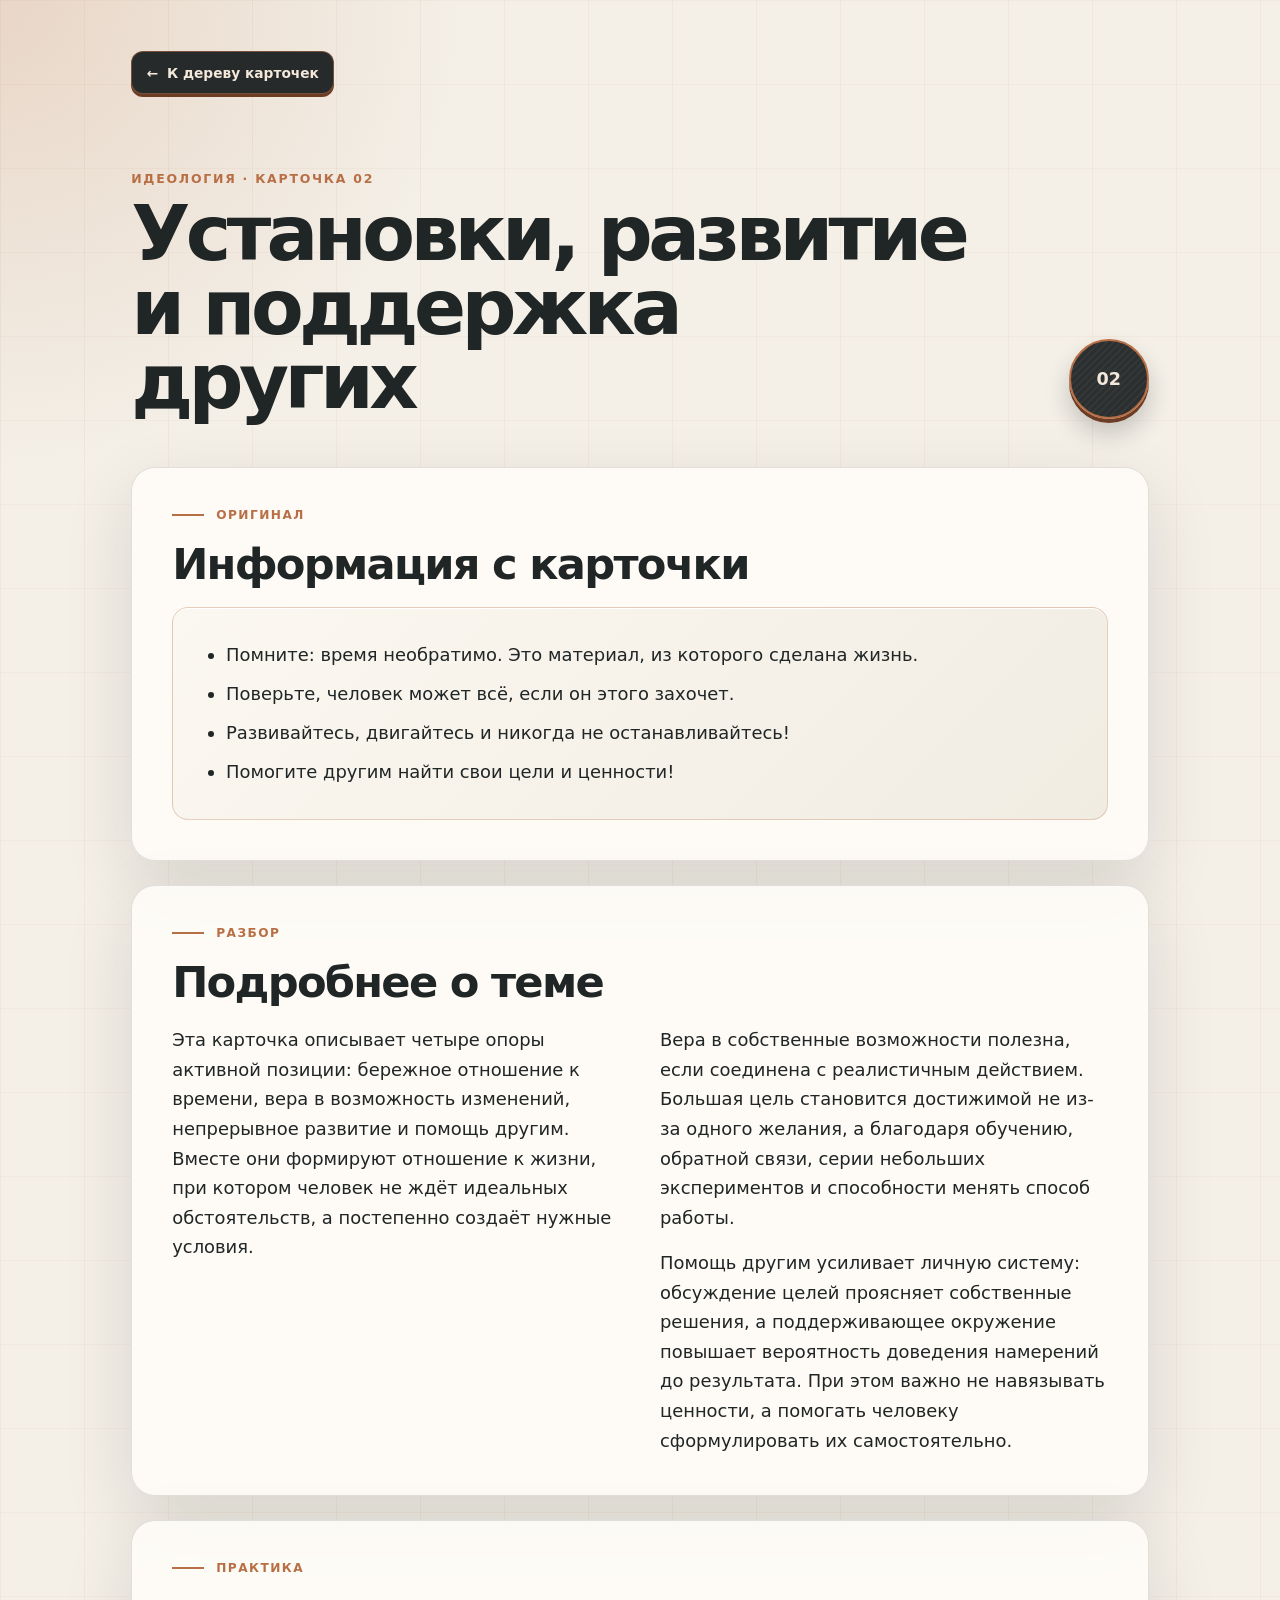
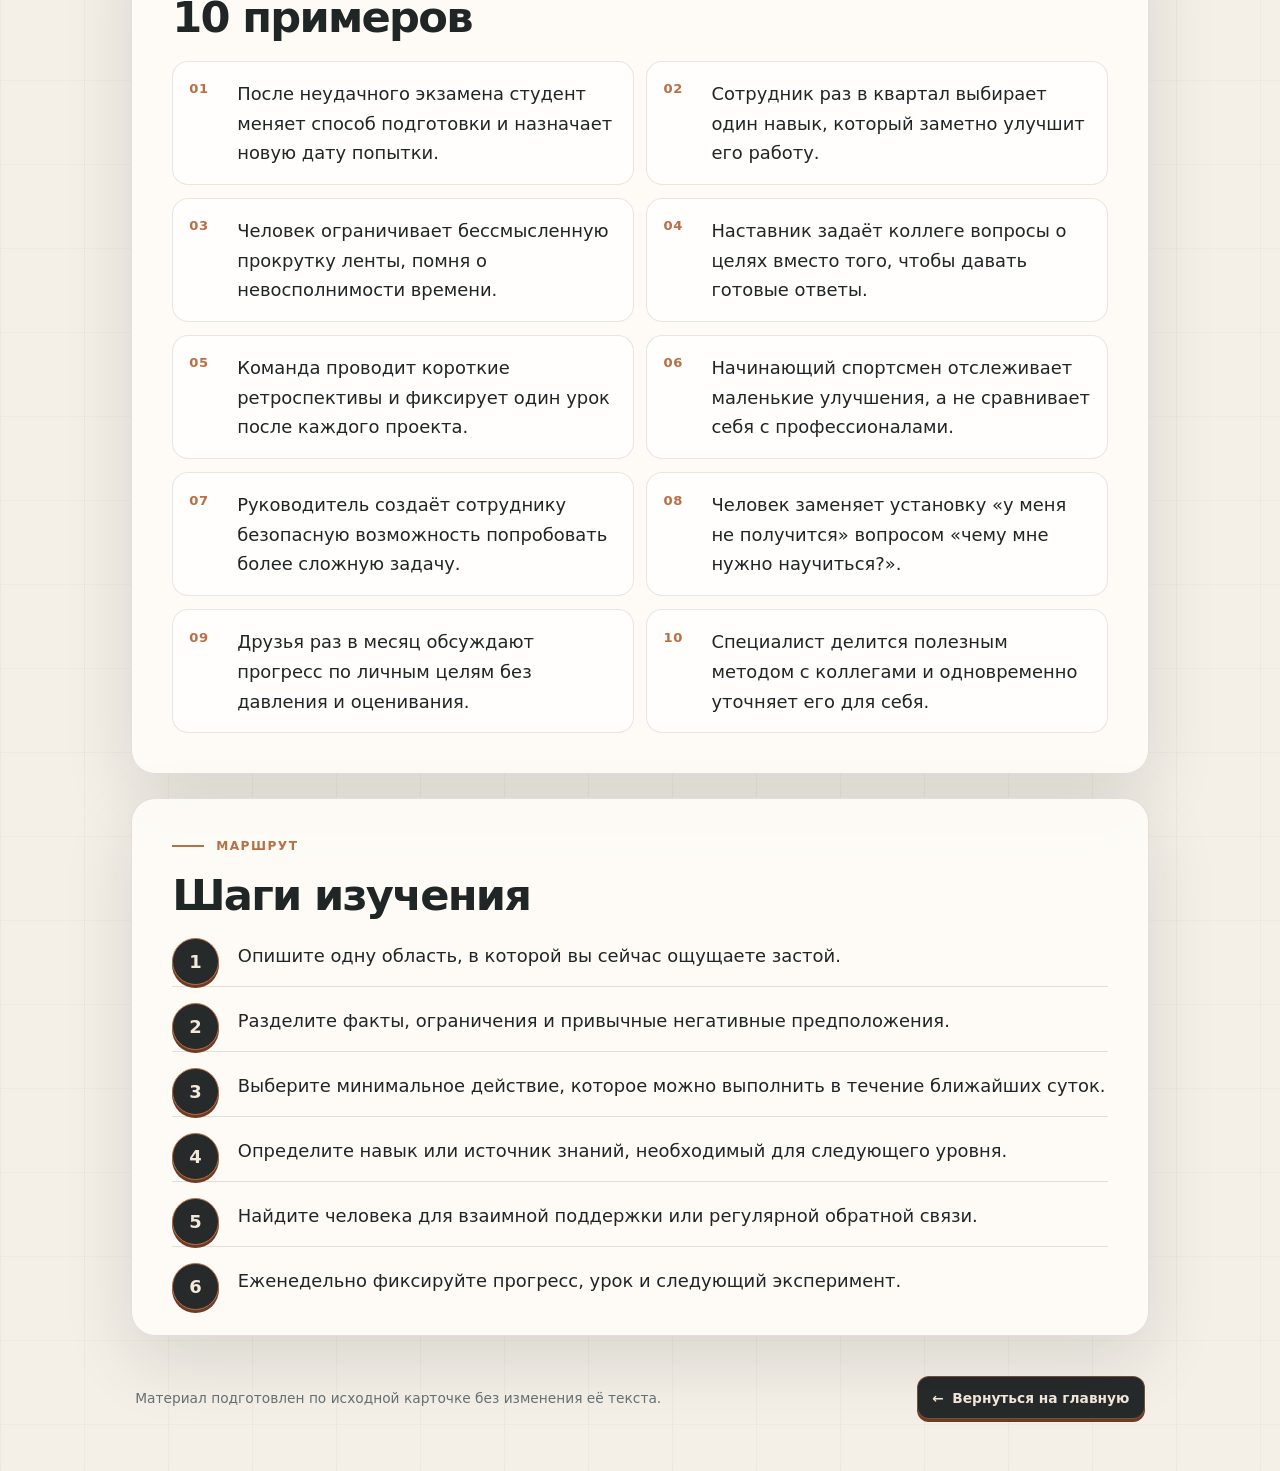
<file: cards/ideology-2.html>
<!doctype html>
<html lang="ru" data-card-id="ideology-2">
<head>
  <meta charset="utf-8">
  <meta name="viewport" content="width=device-width, initial-scale=1">
  <meta name="description" content="Подробная карточка по управлению временем">
  <title>Карточка — Управление временем</title>
  <link rel="icon" type="image/svg+xml" href="data:image/svg+xml,%3Csvg xmlns='http://www.w3.org/2000/svg' viewBox='0 0 64 64'%3E%3Crect width='64' height='64' rx='18' fill='%2326292a'/%3E%3Ccircle cx='32' cy='32' r='19' fill='none' stroke='%23b96f45' stroke-width='5'/%3E%3Cpath d='M21 32h22M32 21v22' stroke='%23f3e8d9' stroke-width='4' stroke-linecap='round'/%3E%3C/svg%3E">
  <link rel="stylesheet" href="detail.css">
  <script src="detail.js" defer></script>
</head>
<body>
  <main class="shell" id="app"></main>
</body>
</html>
</file>
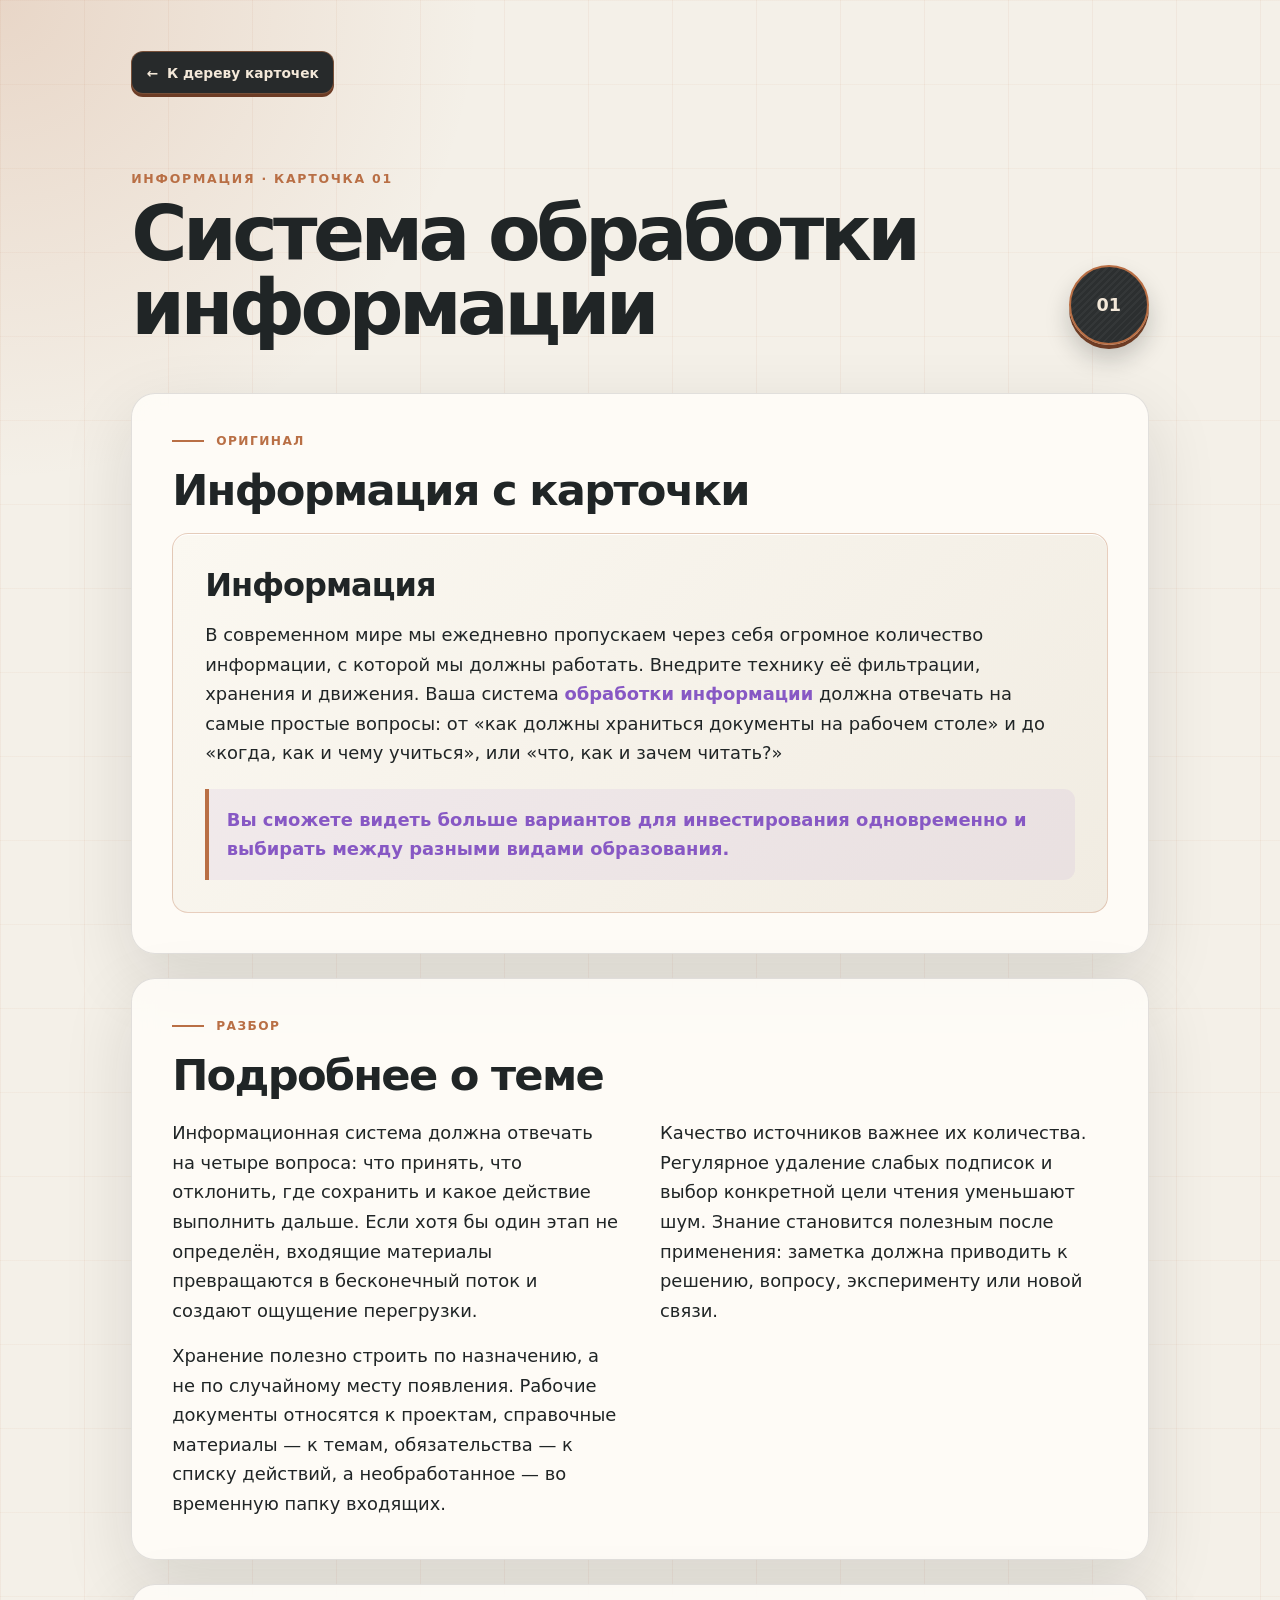
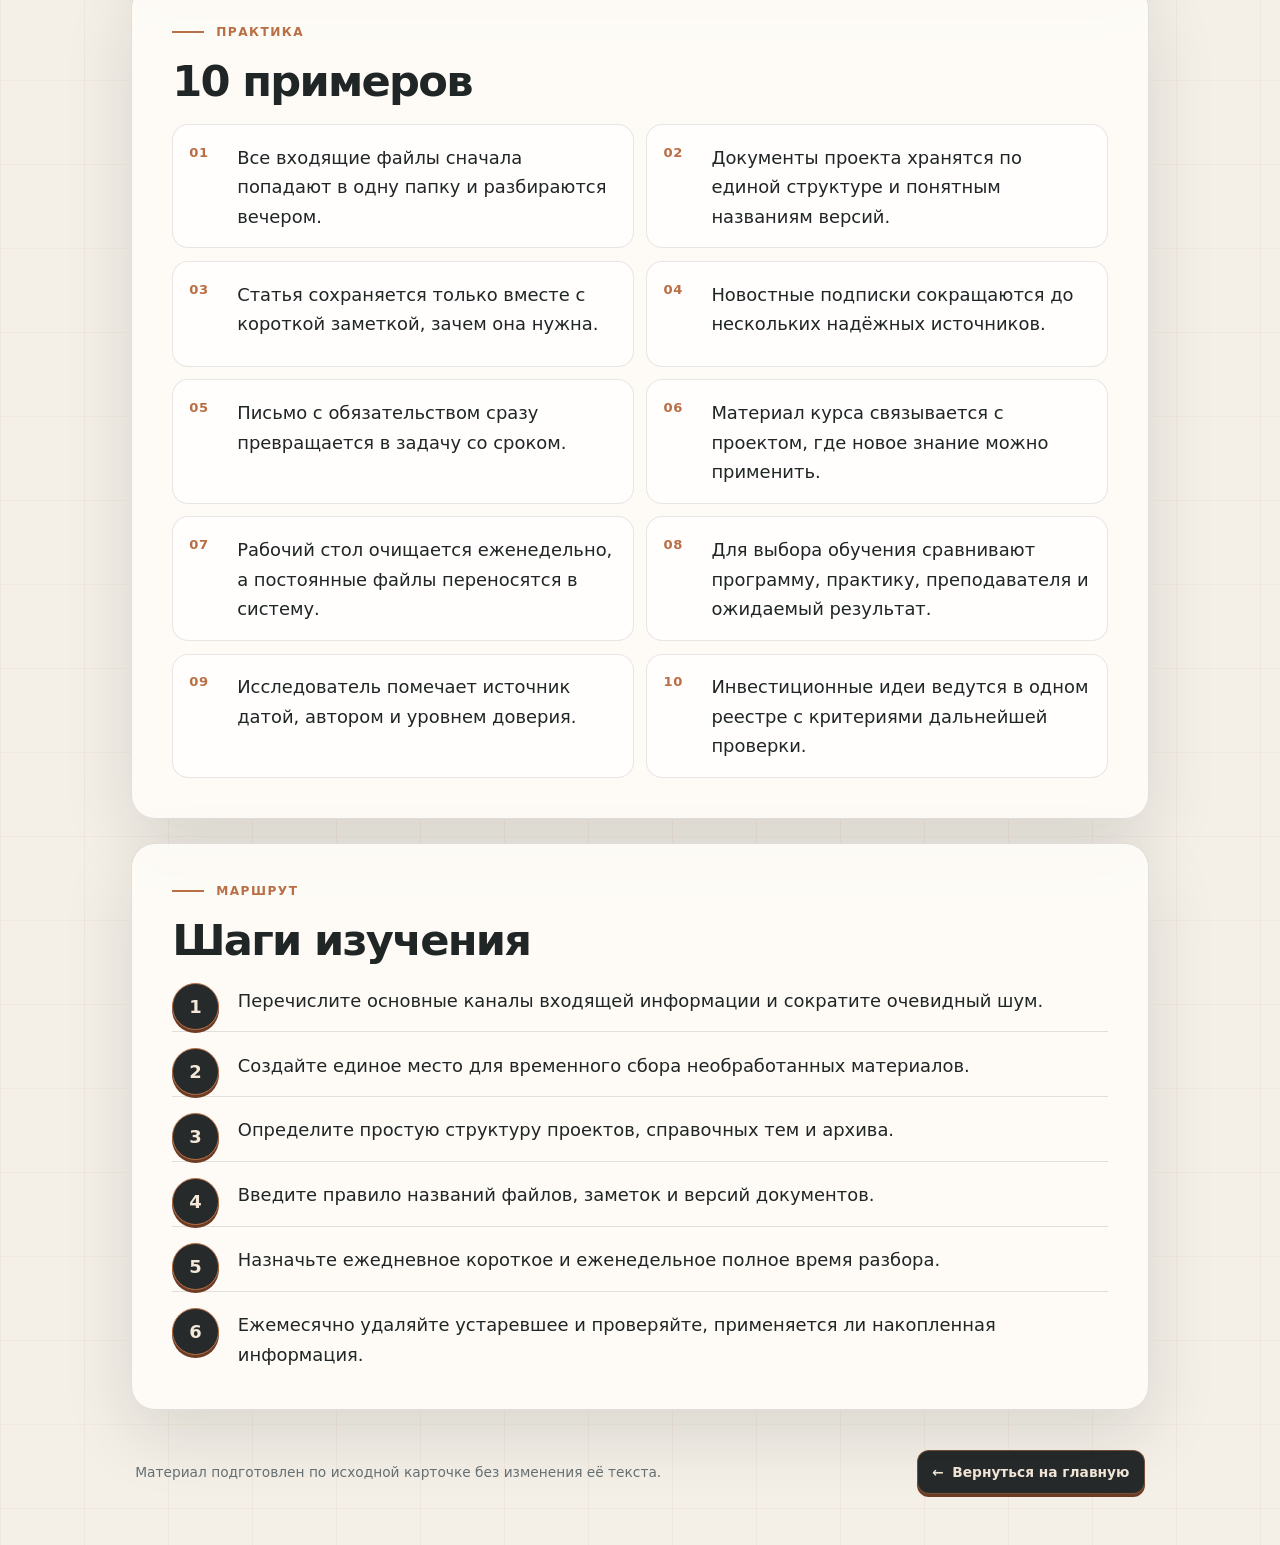
<file: cards/information-1.html>
<!doctype html>
<html lang="ru" data-card-id="information-1">
<head>
  <meta charset="utf-8">
  <meta name="viewport" content="width=device-width, initial-scale=1">
  <meta name="description" content="Подробная карточка по управлению временем">
  <title>Карточка — Управление временем</title>
  <link rel="icon" type="image/svg+xml" href="data:image/svg+xml,%3Csvg xmlns='http://www.w3.org/2000/svg' viewBox='0 0 64 64'%3E%3Crect width='64' height='64' rx='18' fill='%2326292a'/%3E%3Ccircle cx='32' cy='32' r='19' fill='none' stroke='%23b96f45' stroke-width='5'/%3E%3Cpath d='M21 32h22M32 21v22' stroke='%23f3e8d9' stroke-width='4' stroke-linecap='round'/%3E%3C/svg%3E">
  <link rel="stylesheet" href="detail.css">
  <script src="detail.js" defer></script>
</head>
<body>
  <main class="shell" id="app"></main>
</body>
</html>
</file>
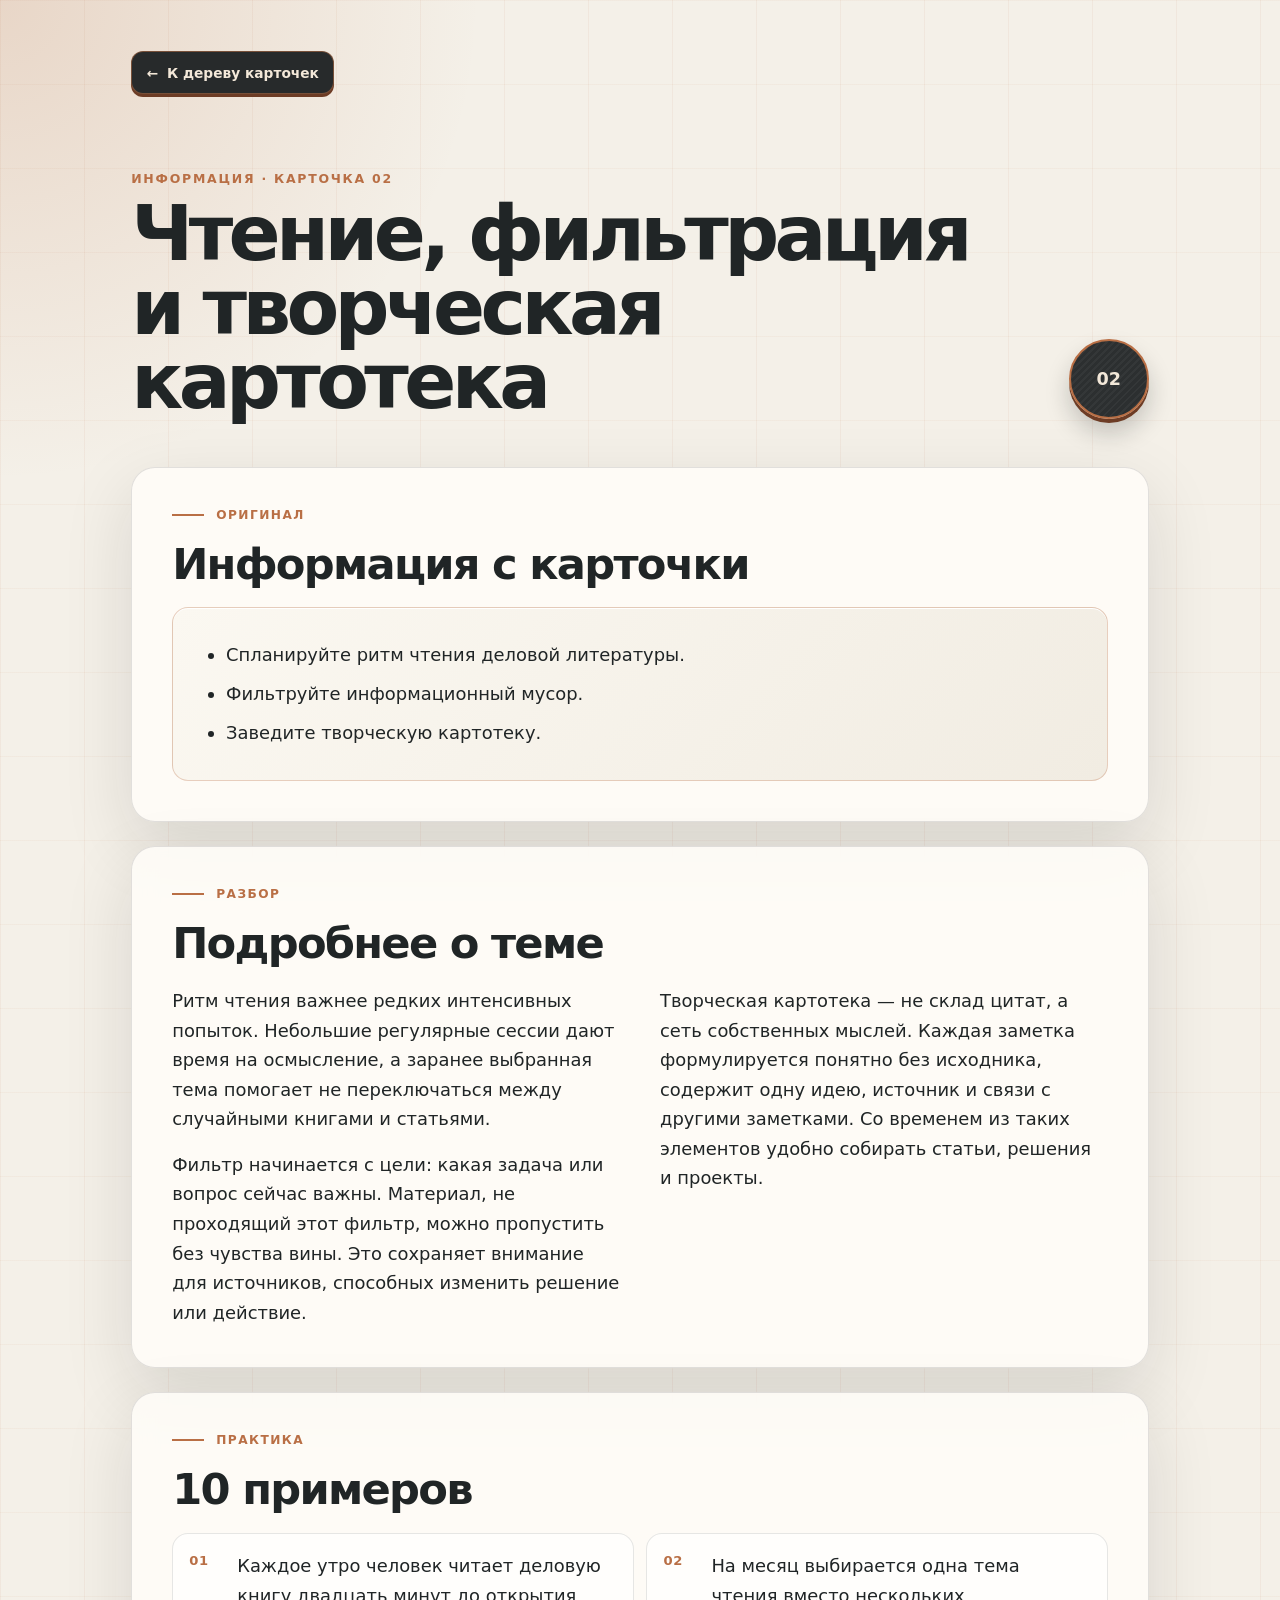
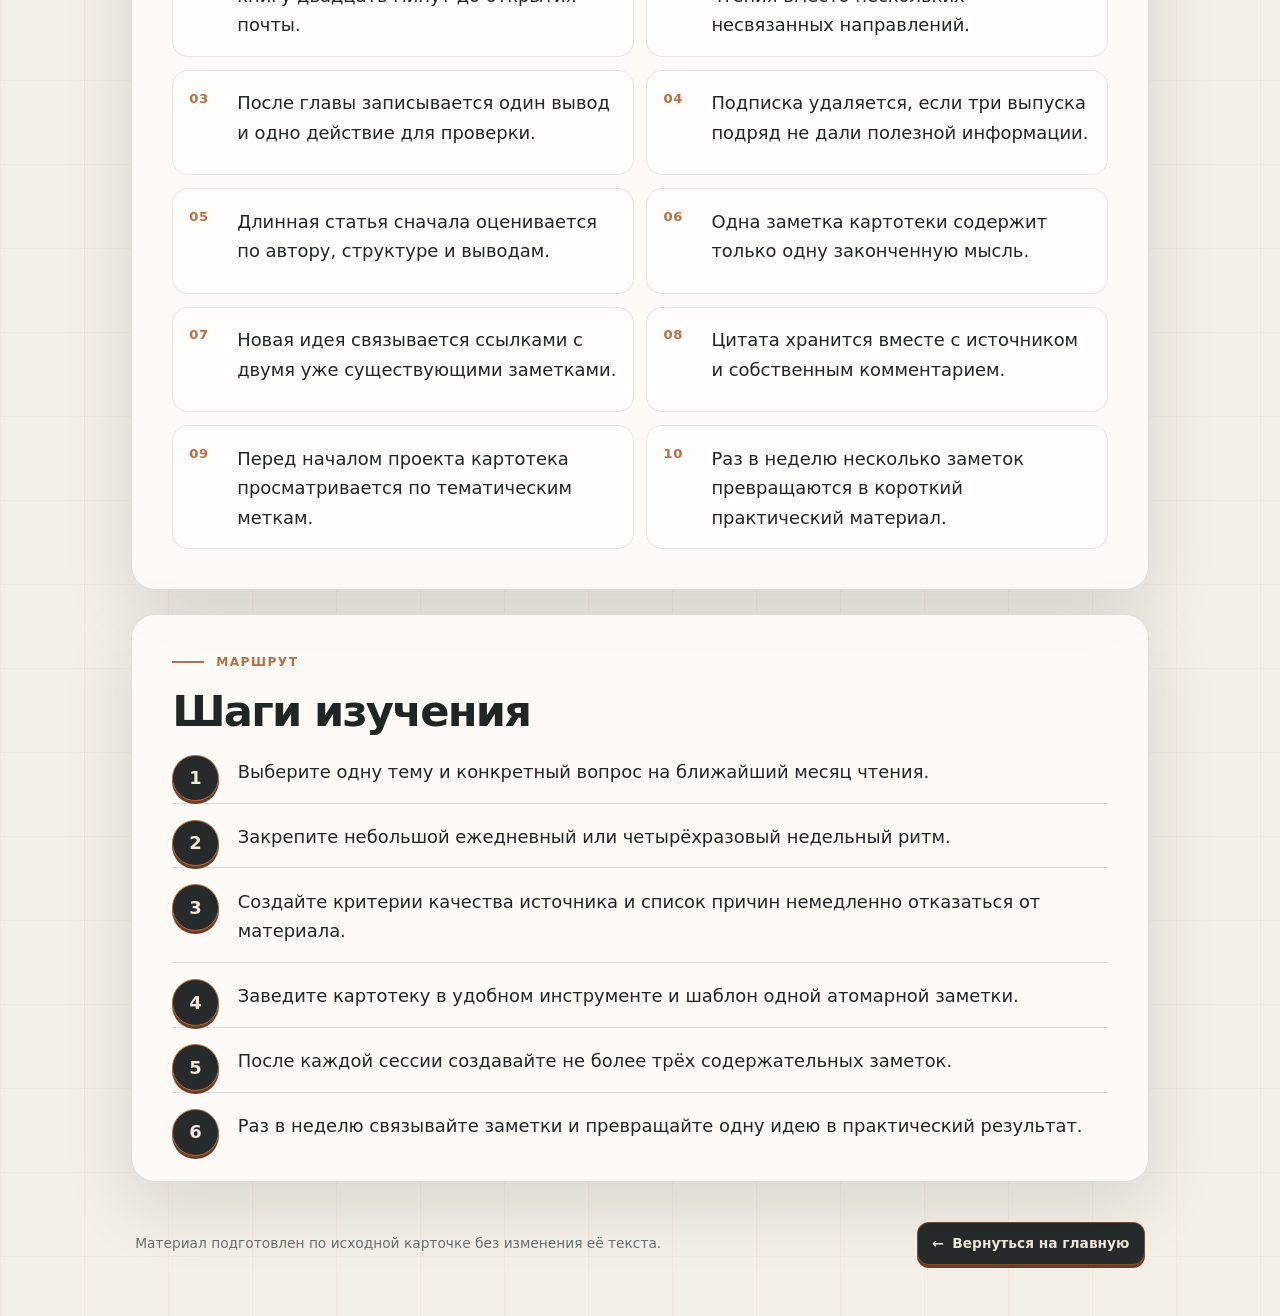
<file: cards/information-2.html>
<!doctype html>
<html lang="ru" data-card-id="information-2">
<head>
  <meta charset="utf-8">
  <meta name="viewport" content="width=device-width, initial-scale=1">
  <meta name="description" content="Подробная карточка по управлению временем">
  <title>Карточка — Управление временем</title>
  <link rel="icon" type="image/svg+xml" href="data:image/svg+xml,%3Csvg xmlns='http://www.w3.org/2000/svg' viewBox='0 0 64 64'%3E%3Crect width='64' height='64' rx='18' fill='%2326292a'/%3E%3Ccircle cx='32' cy='32' r='19' fill='none' stroke='%23b96f45' stroke-width='5'/%3E%3Cpath d='M21 32h22M32 21v22' stroke='%23f3e8d9' stroke-width='4' stroke-linecap='round'/%3E%3C/svg%3E">
  <link rel="stylesheet" href="detail.css">
  <script src="detail.js" defer></script>
</head>
<body>
  <main class="shell" id="app"></main>
</body>
</html>
</file>
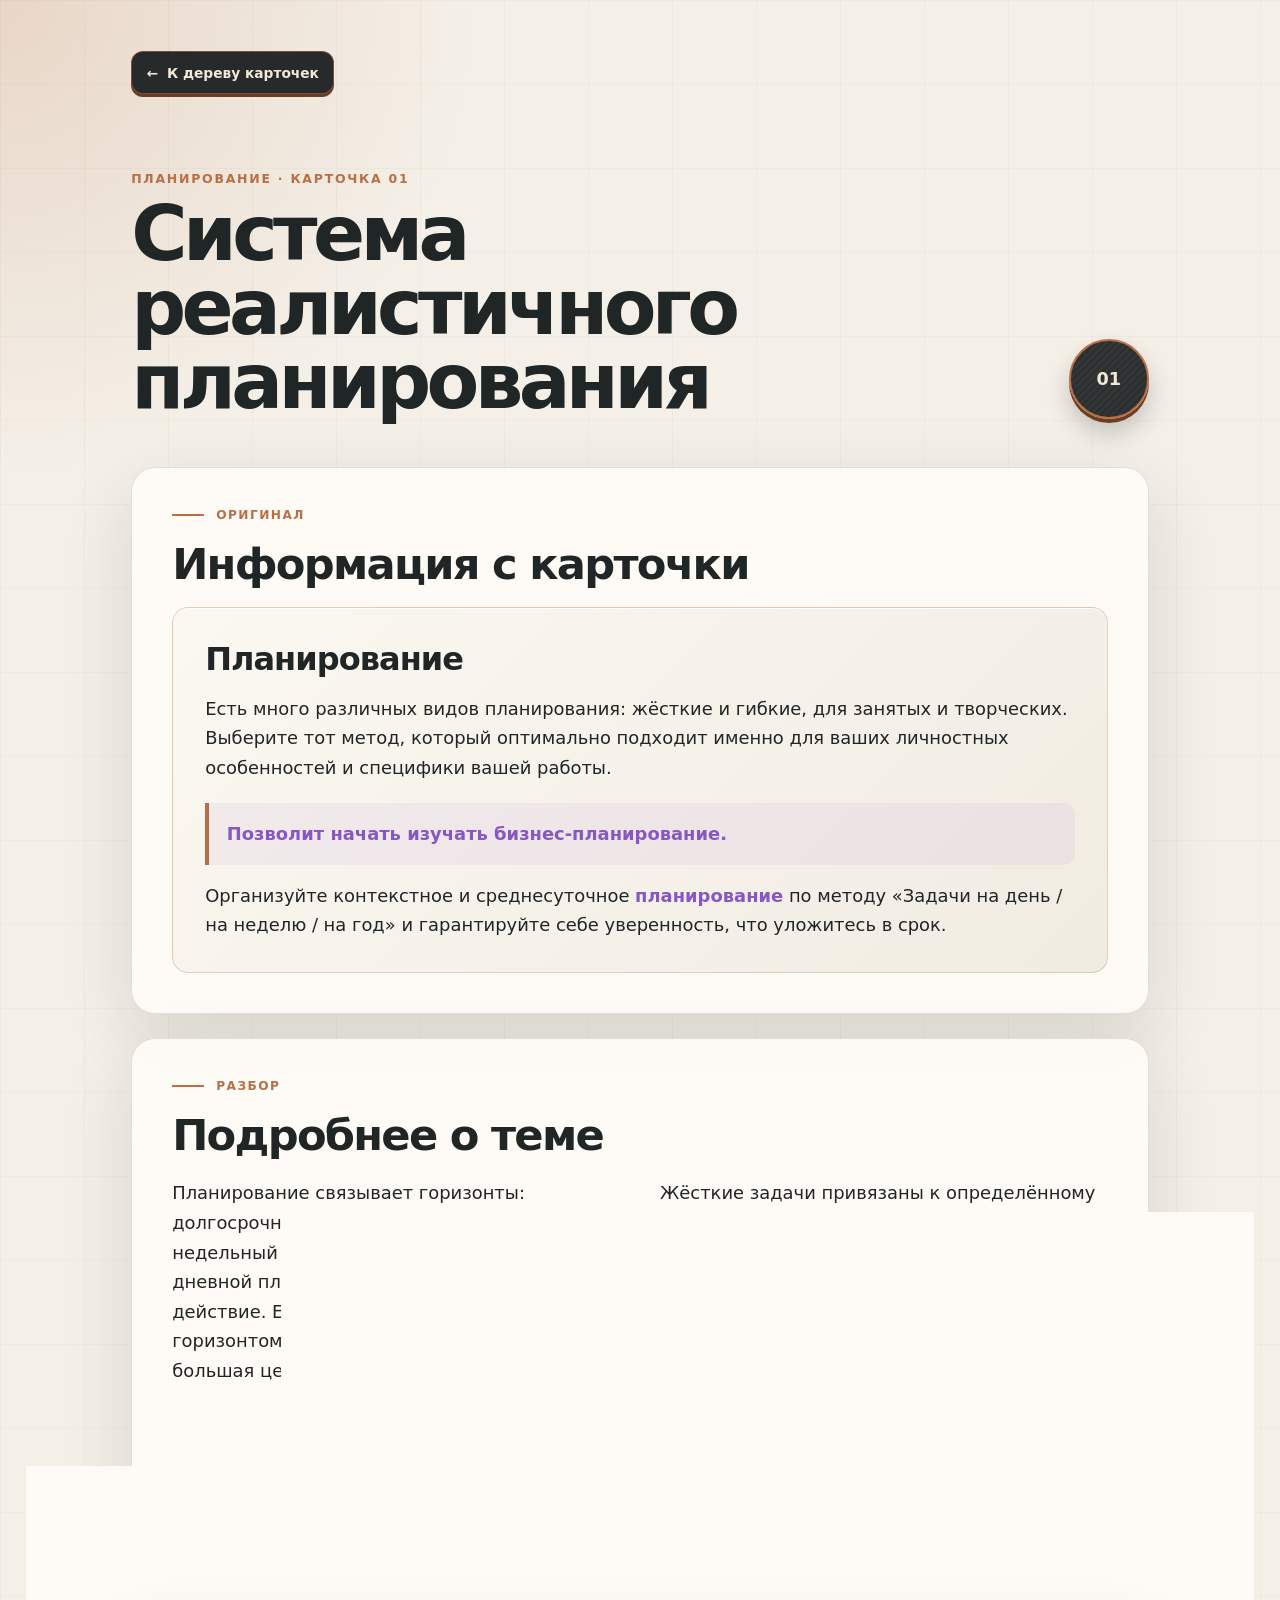
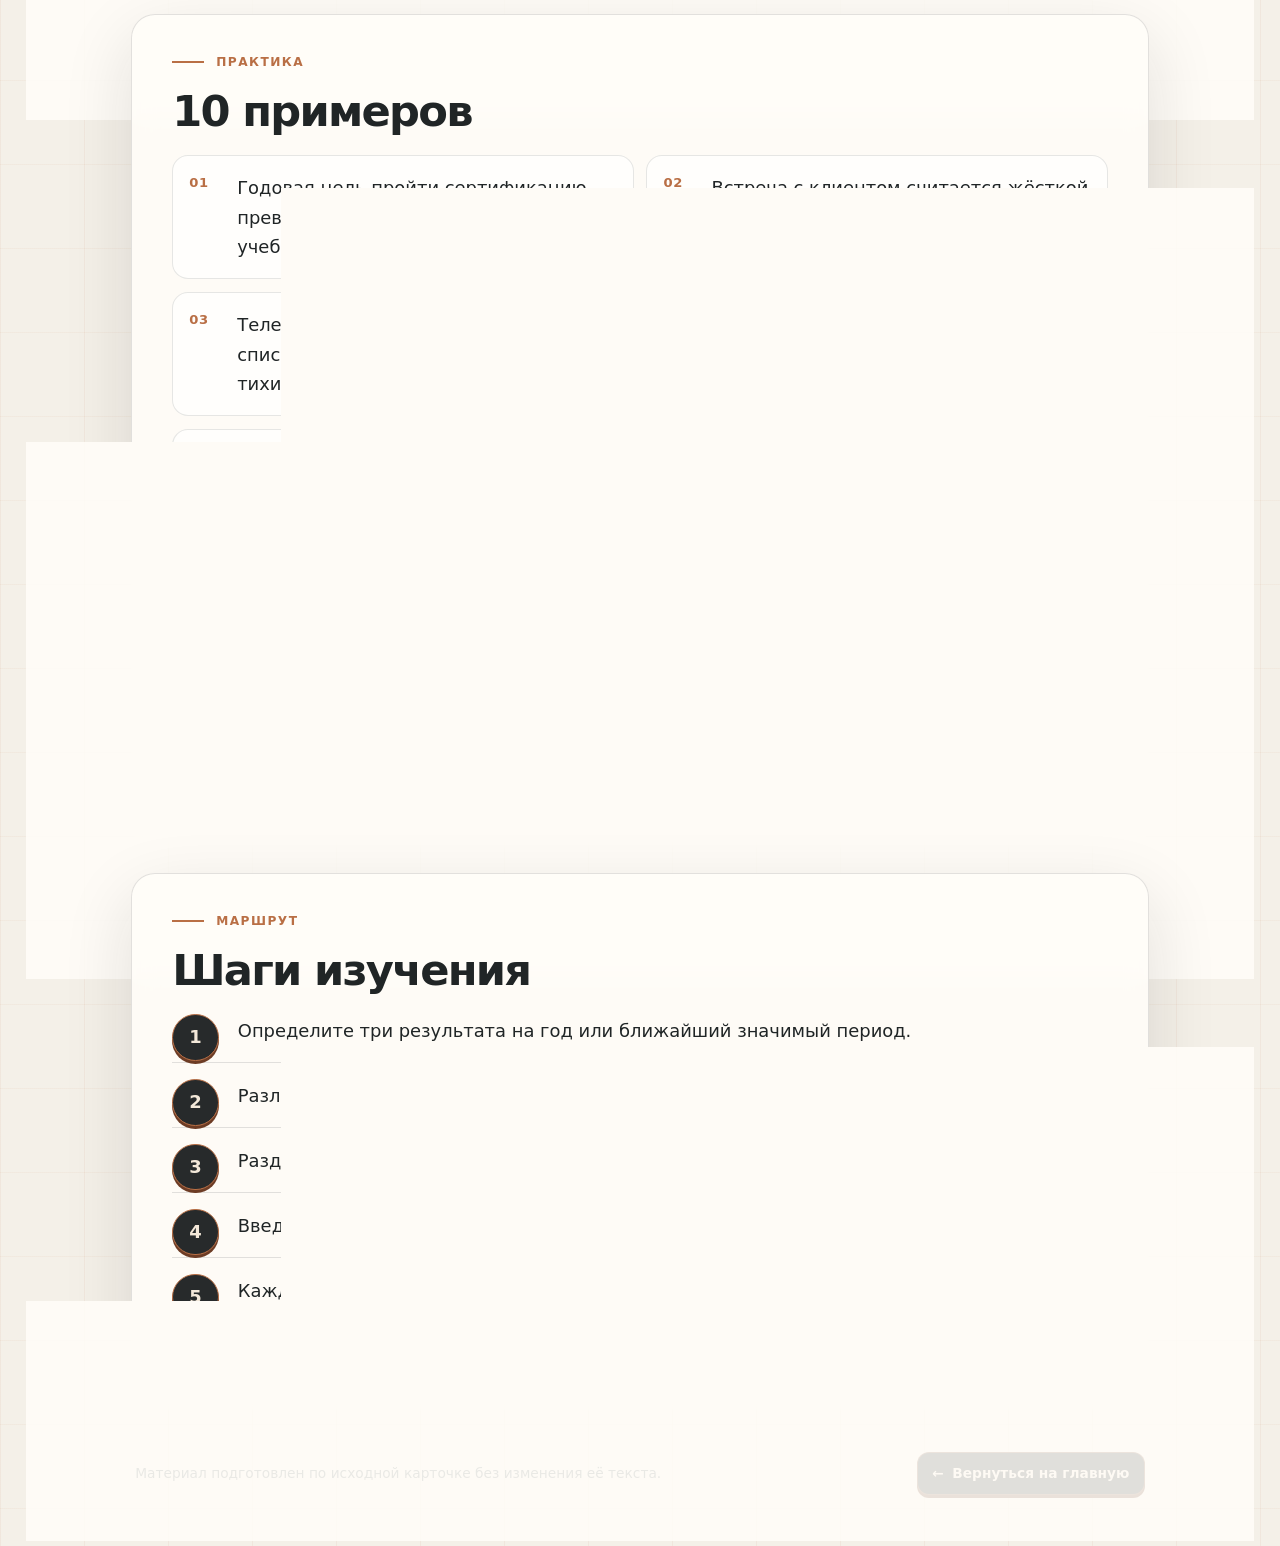
<file: cards/planning-1.html>
<!doctype html>
<html lang="ru" data-card-id="planning-1">
<head>
  <meta charset="utf-8">
  <meta name="viewport" content="width=device-width, initial-scale=1">
  <meta name="description" content="Подробная карточка по управлению временем">
  <title>Карточка — Управление временем</title>
  <link rel="icon" type="image/svg+xml" href="data:image/svg+xml,%3Csvg xmlns='http://www.w3.org/2000/svg' viewBox='0 0 64 64'%3E%3Crect width='64' height='64' rx='18' fill='%2326292a'/%3E%3Ccircle cx='32' cy='32' r='19' fill='none' stroke='%23b96f45' stroke-width='5'/%3E%3Cpath d='M21 32h22M32 21v22' stroke='%23f3e8d9' stroke-width='4' stroke-linecap='round'/%3E%3C/svg%3E">
  <link rel="stylesheet" href="detail.css">
  <script src="detail.js" defer></script>
</head>
<body>
  <main class="shell" id="app"></main>
</body>
</html>
</file>
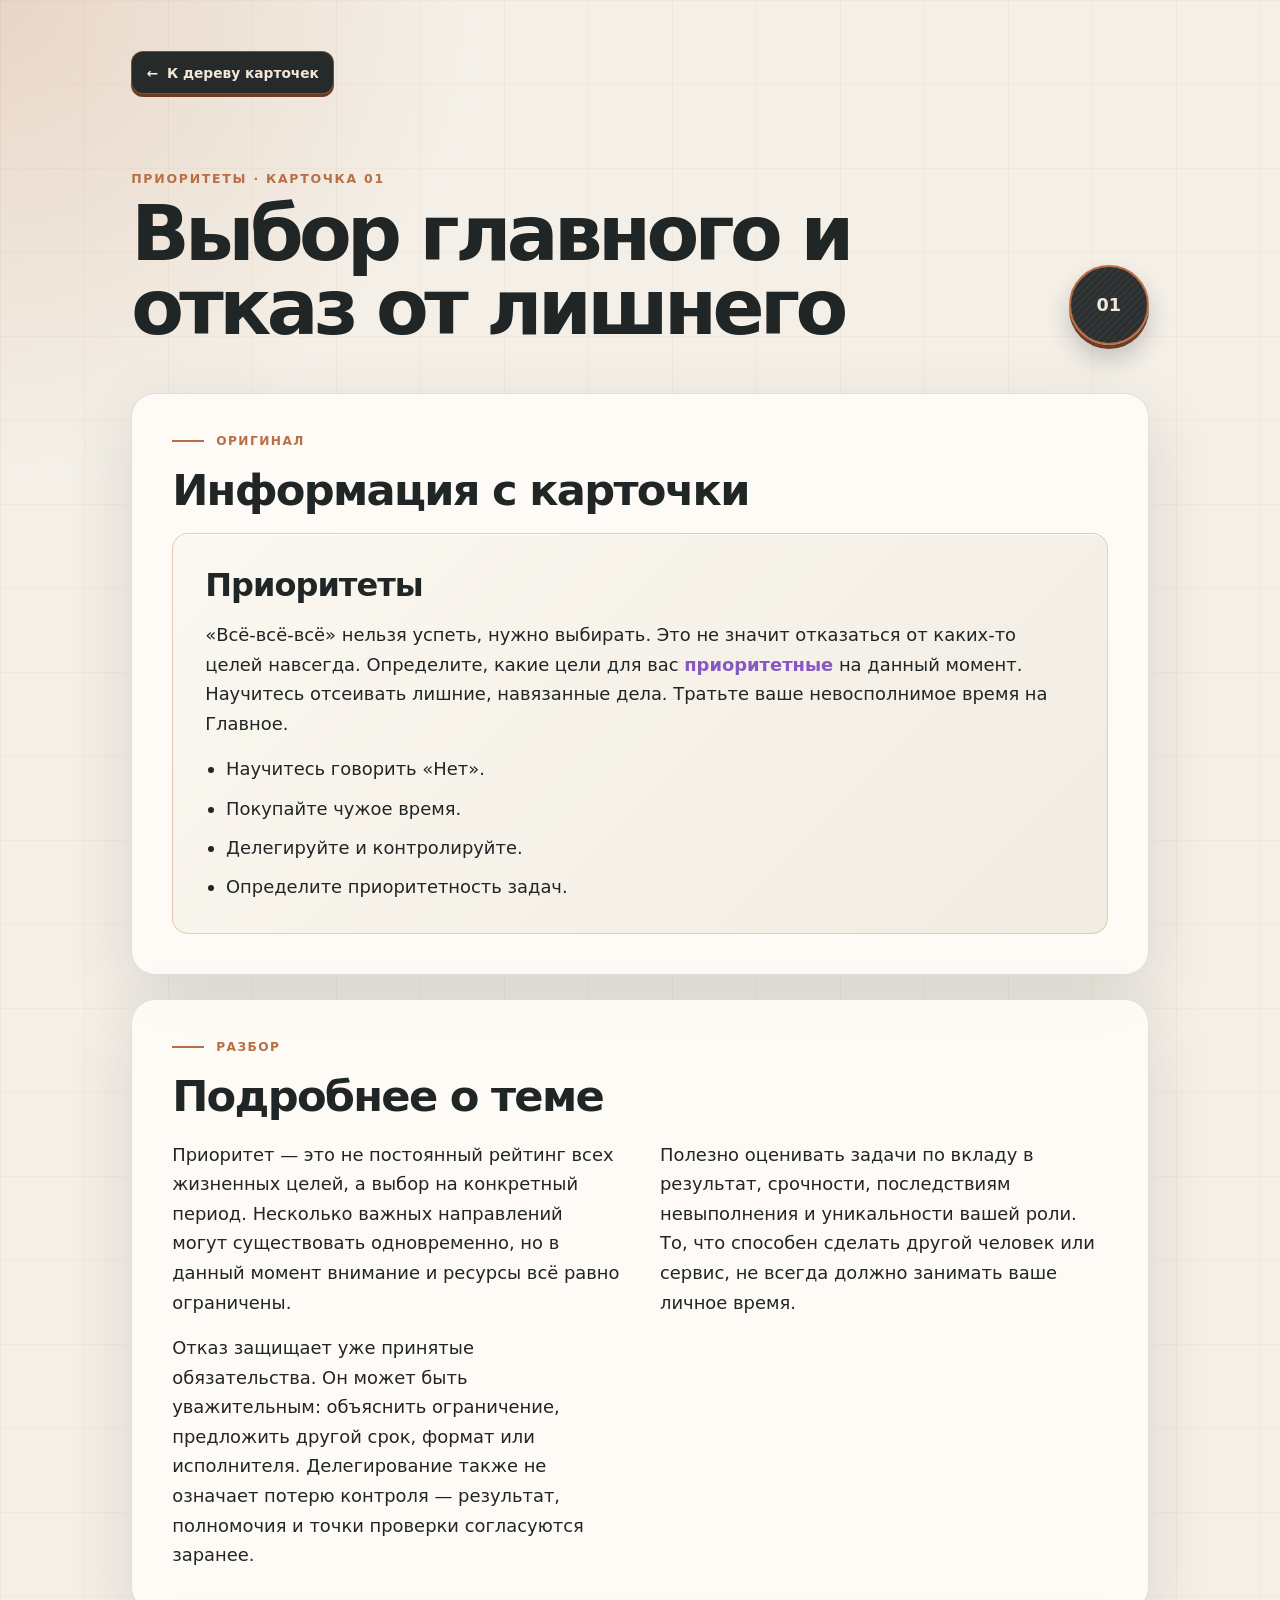
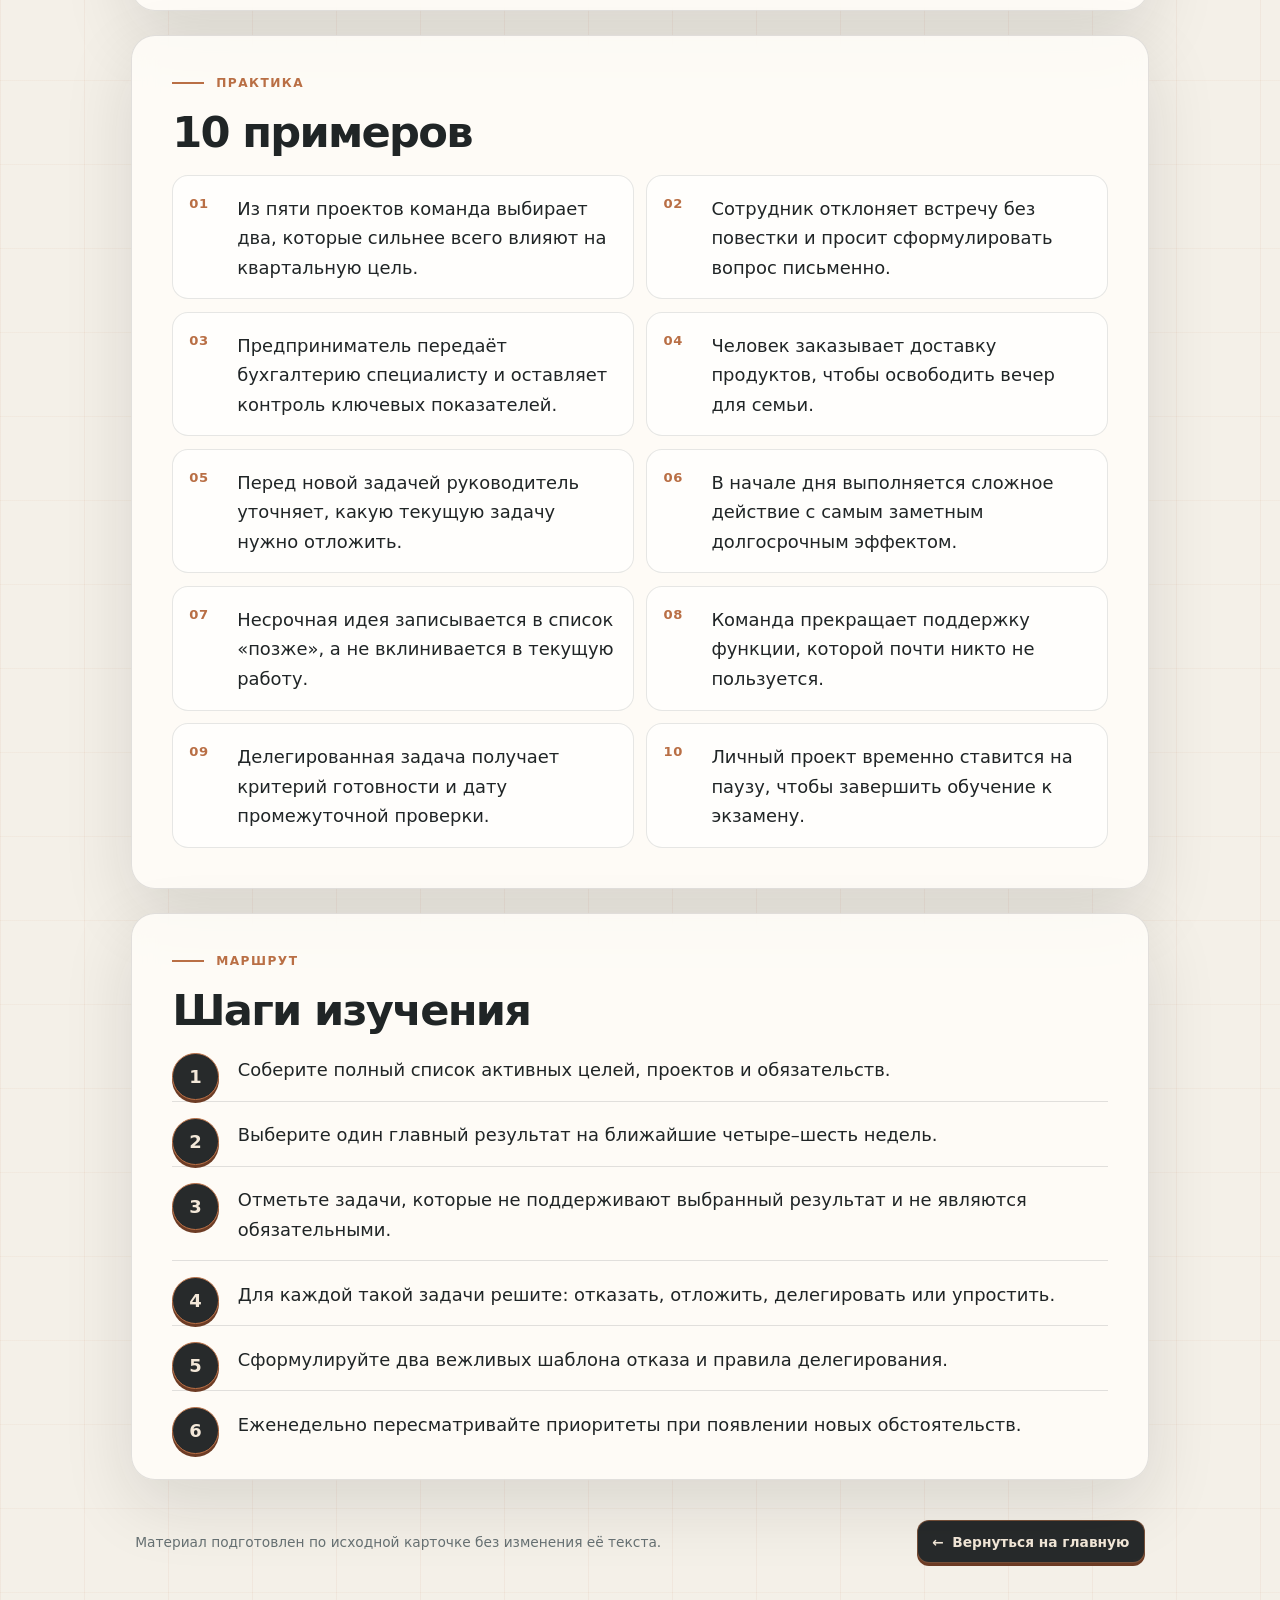
<file: cards/priorities-1.html>
<!doctype html>
<html lang="ru" data-card-id="priorities-1">
<head>
  <meta charset="utf-8">
  <meta name="viewport" content="width=device-width, initial-scale=1">
  <meta name="description" content="Подробная карточка по управлению временем">
  <title>Карточка — Управление временем</title>
  <link rel="icon" type="image/svg+xml" href="data:image/svg+xml,%3Csvg xmlns='http://www.w3.org/2000/svg' viewBox='0 0 64 64'%3E%3Crect width='64' height='64' rx='18' fill='%2326292a'/%3E%3Ccircle cx='32' cy='32' r='19' fill='none' stroke='%23b96f45' stroke-width='5'/%3E%3Cpath d='M21 32h22M32 21v22' stroke='%23f3e8d9' stroke-width='4' stroke-linecap='round'/%3E%3C/svg%3E">
  <link rel="stylesheet" href="detail.css">
  <script src="detail.js" defer></script>
</head>
<body>
  <main class="shell" id="app"></main>
</body>
</html>
</file>
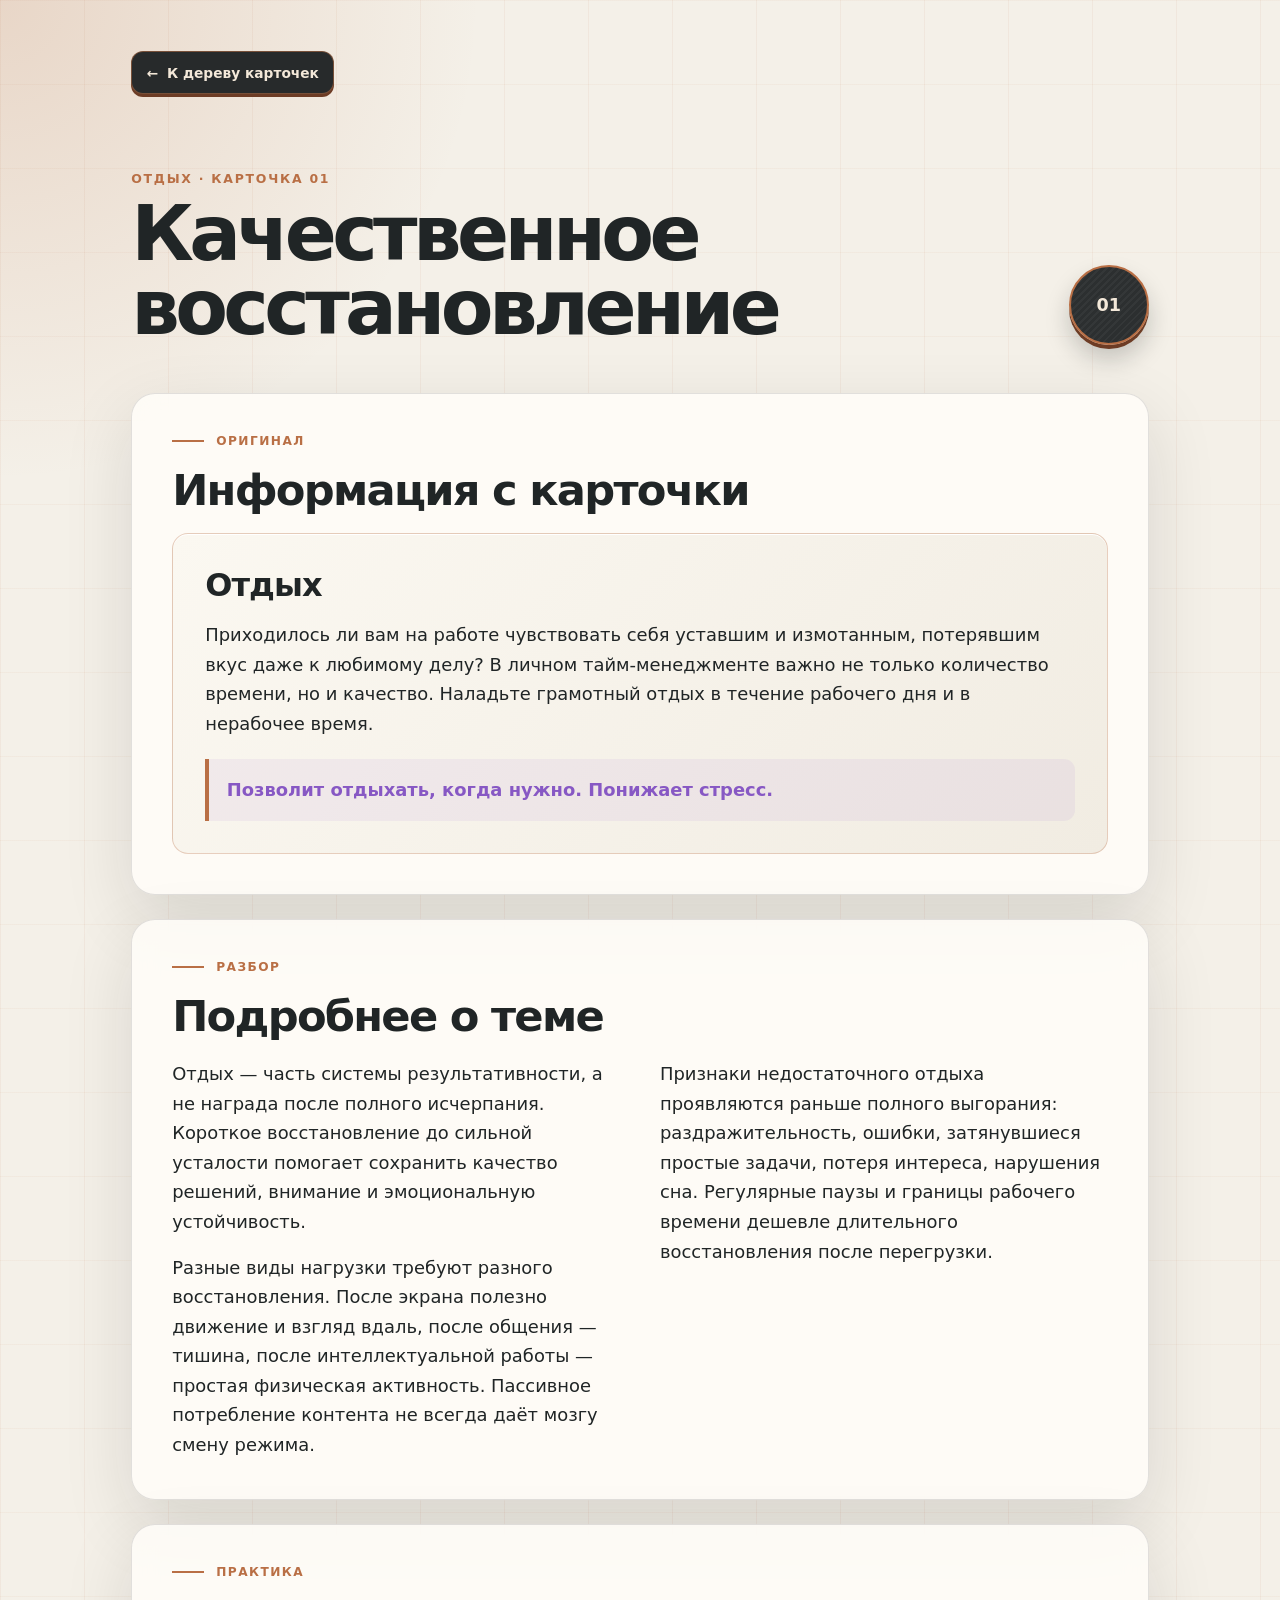
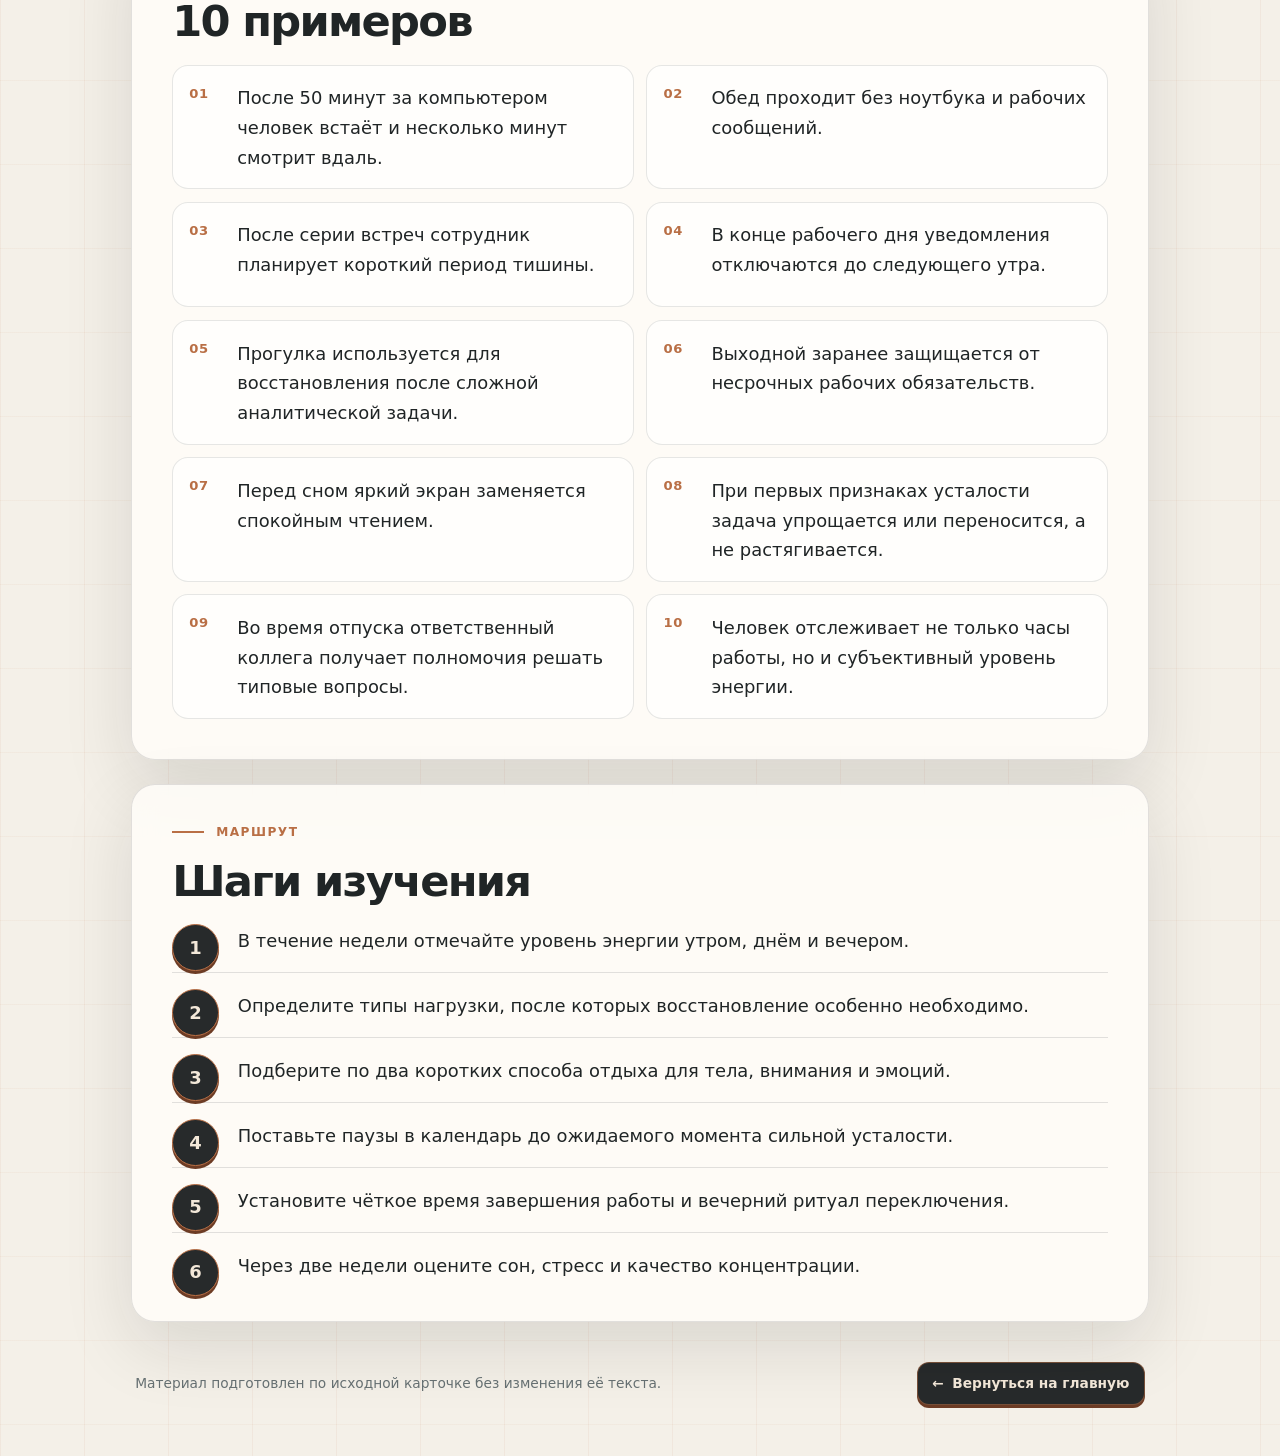
<file: cards/rest-1.html>
<!doctype html>
<html lang="ru" data-card-id="rest-1">
<head>
  <meta charset="utf-8">
  <meta name="viewport" content="width=device-width, initial-scale=1">
  <meta name="description" content="Подробная карточка по управлению временем">
  <title>Карточка — Управление временем</title>
  <link rel="icon" type="image/svg+xml" href="data:image/svg+xml,%3Csvg xmlns='http://www.w3.org/2000/svg' viewBox='0 0 64 64'%3E%3Crect width='64' height='64' rx='18' fill='%2326292a'/%3E%3Ccircle cx='32' cy='32' r='19' fill='none' stroke='%23b96f45' stroke-width='5'/%3E%3Cpath d='M21 32h22M32 21v22' stroke='%23f3e8d9' stroke-width='4' stroke-linecap='round'/%3E%3C/svg%3E">
  <link rel="stylesheet" href="detail.css">
  <script src="detail.js" defer></script>
</head>
<body>
  <main class="shell" id="app"></main>
</body>
</html>
</file>
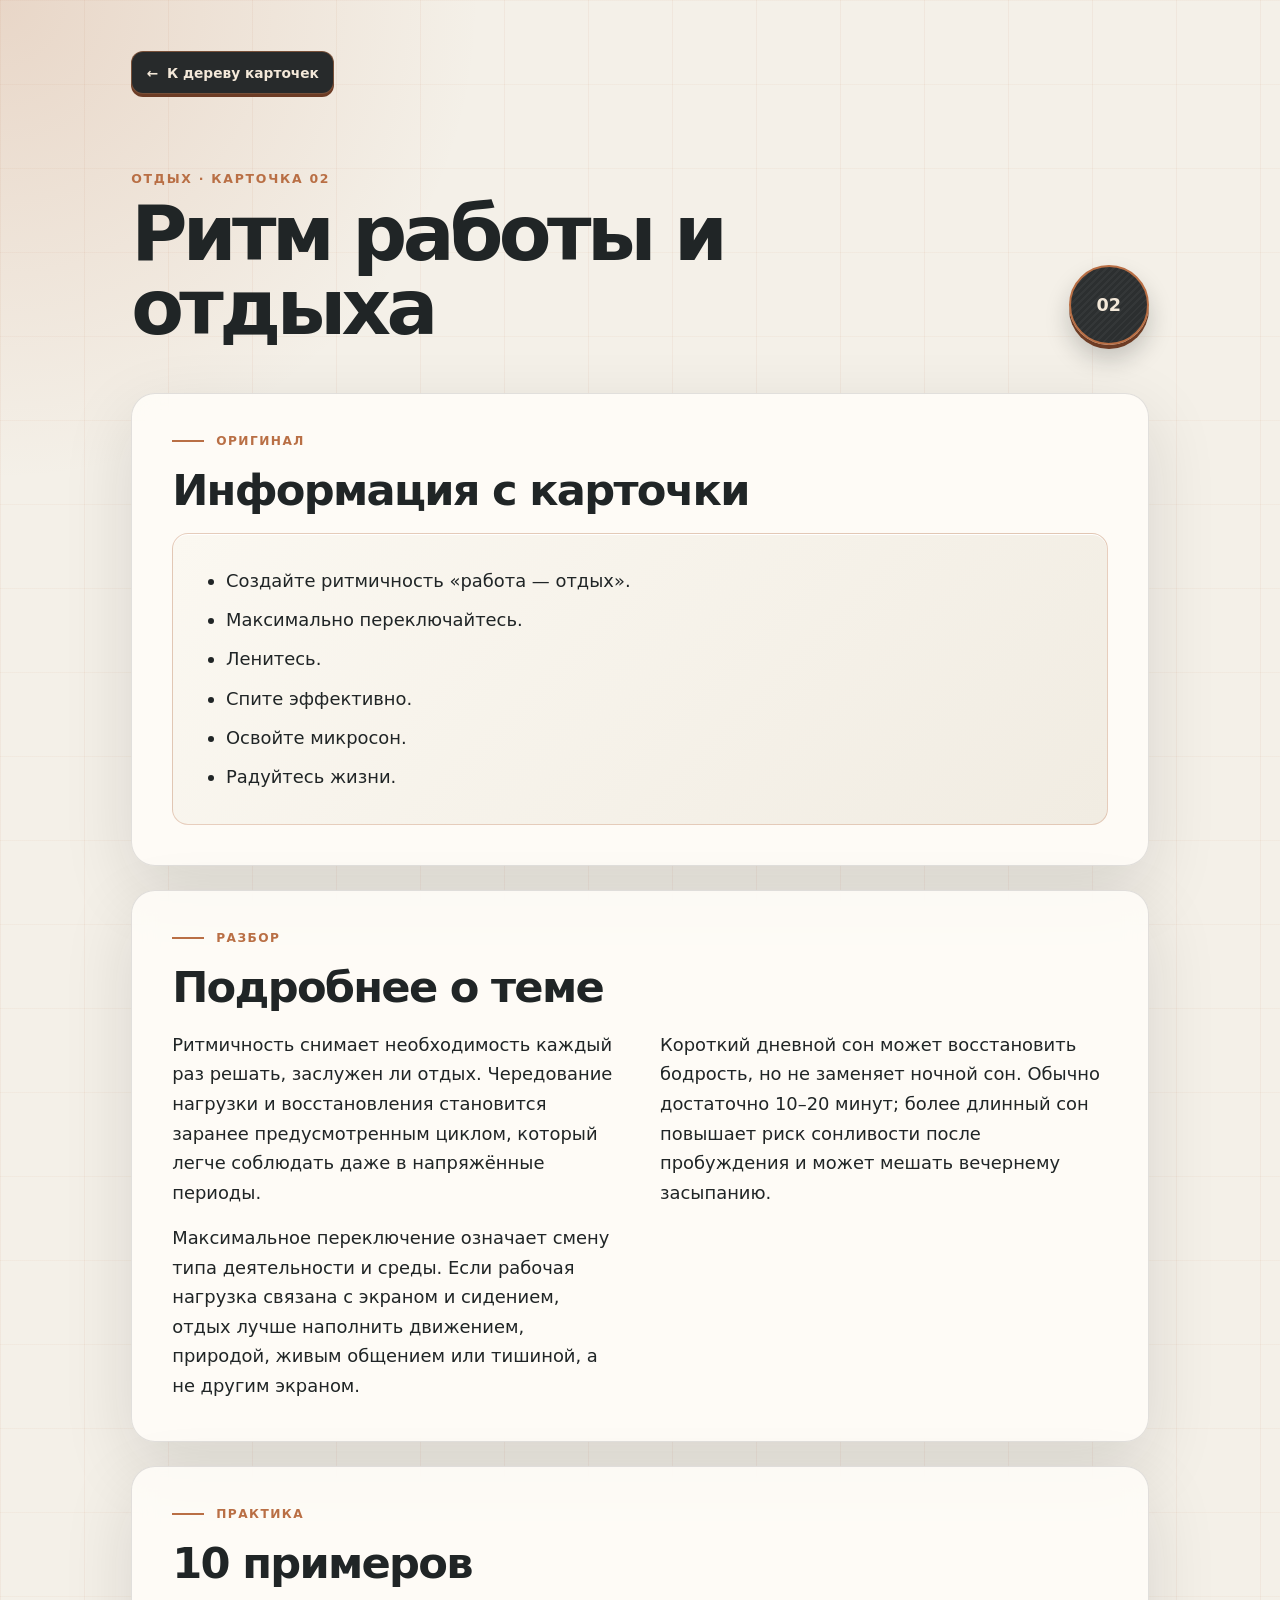
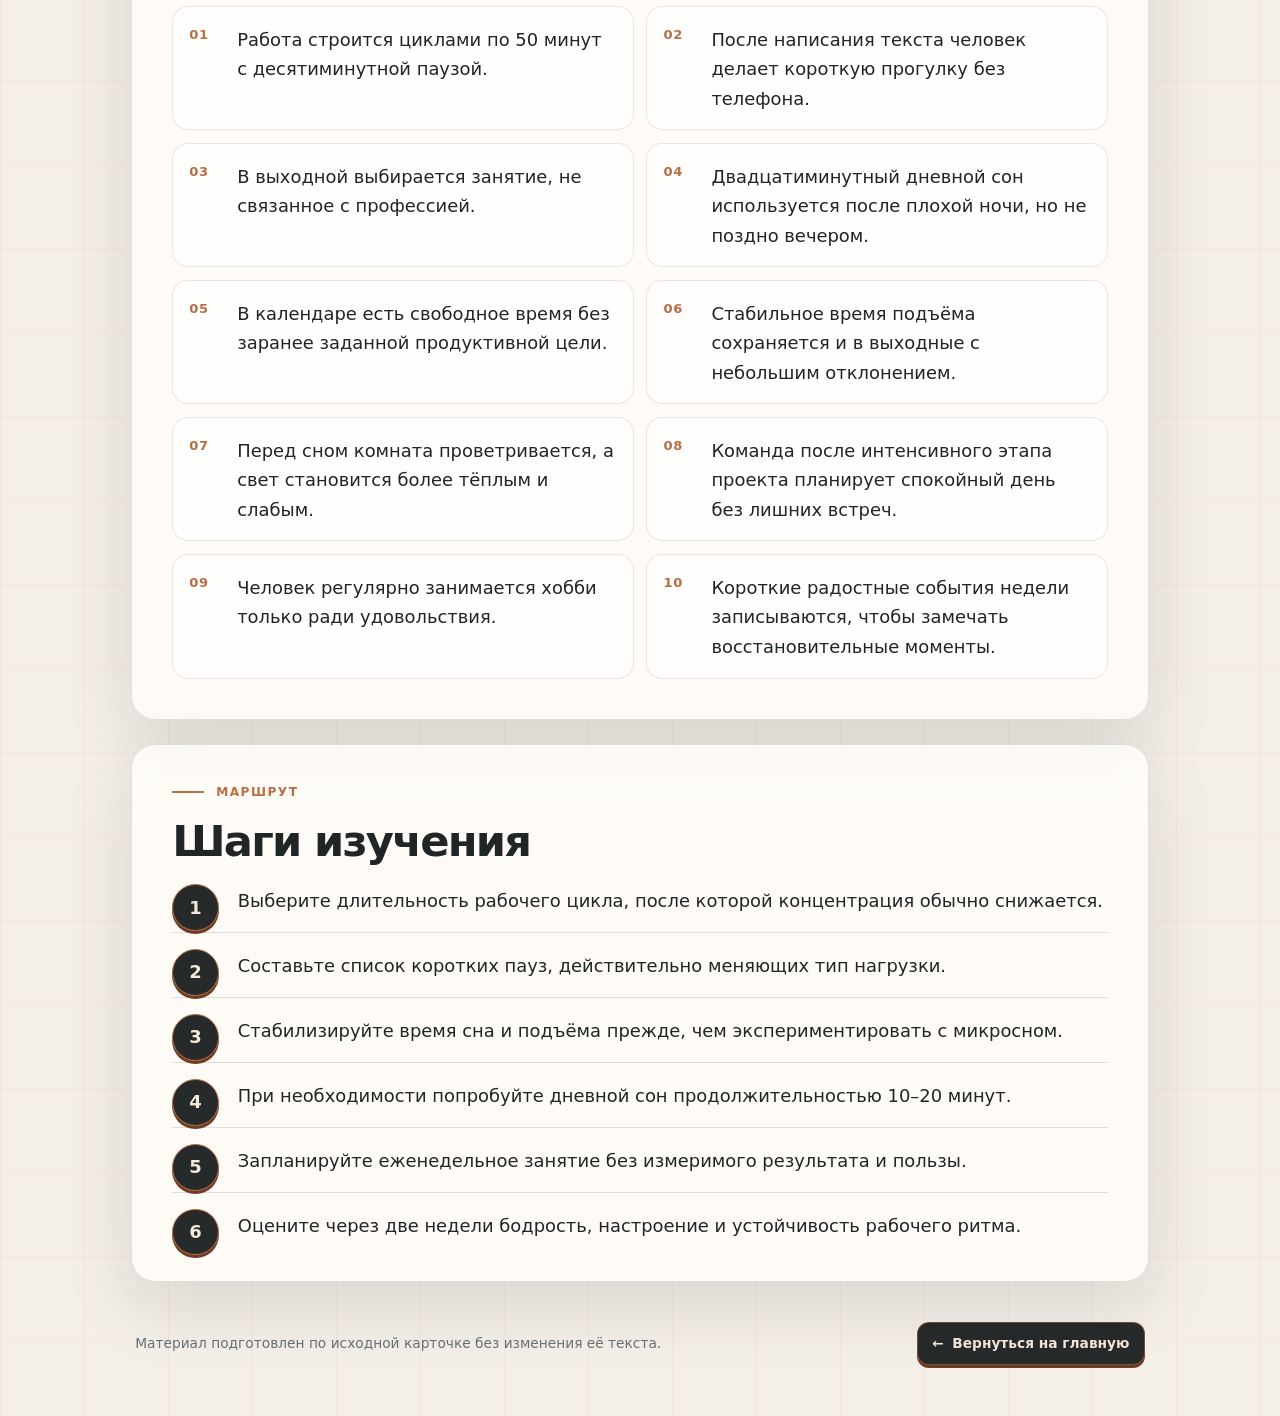
<file: cards/rest-2.html>
<!doctype html>
<html lang="ru" data-card-id="rest-2">
<head>
  <meta charset="utf-8">
  <meta name="viewport" content="width=device-width, initial-scale=1">
  <meta name="description" content="Подробная карточка по управлению временем">
  <title>Карточка — Управление временем</title>
  <link rel="icon" type="image/svg+xml" href="data:image/svg+xml,%3Csvg xmlns='http://www.w3.org/2000/svg' viewBox='0 0 64 64'%3E%3Crect width='64' height='64' rx='18' fill='%2326292a'/%3E%3Ccircle cx='32' cy='32' r='19' fill='none' stroke='%23b96f45' stroke-width='5'/%3E%3Cpath d='M21 32h22M32 21v22' stroke='%23f3e8d9' stroke-width='4' stroke-linecap='round'/%3E%3C/svg%3E">
  <link rel="stylesheet" href="detail.css">
  <script src="detail.js" defer></script>
</head>
<body>
  <main class="shell" id="app"></main>
</body>
</html>
</file>
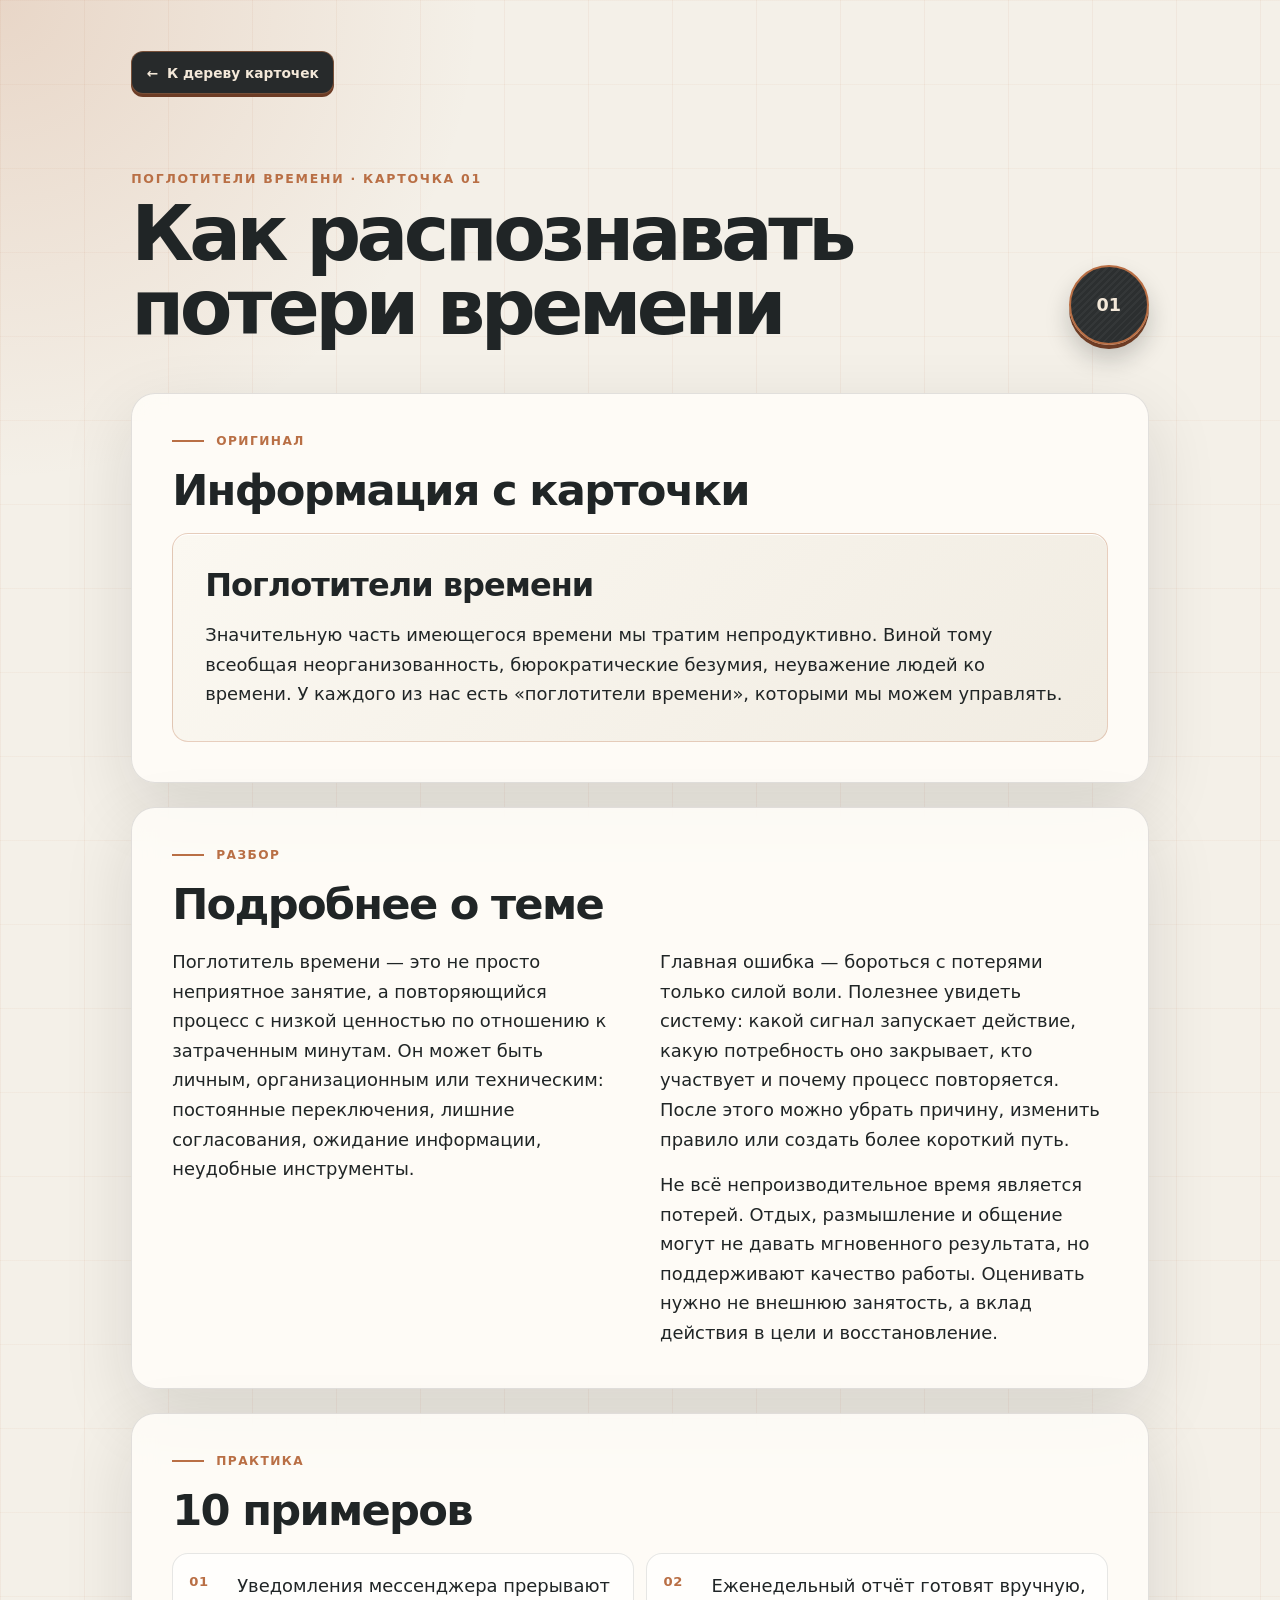
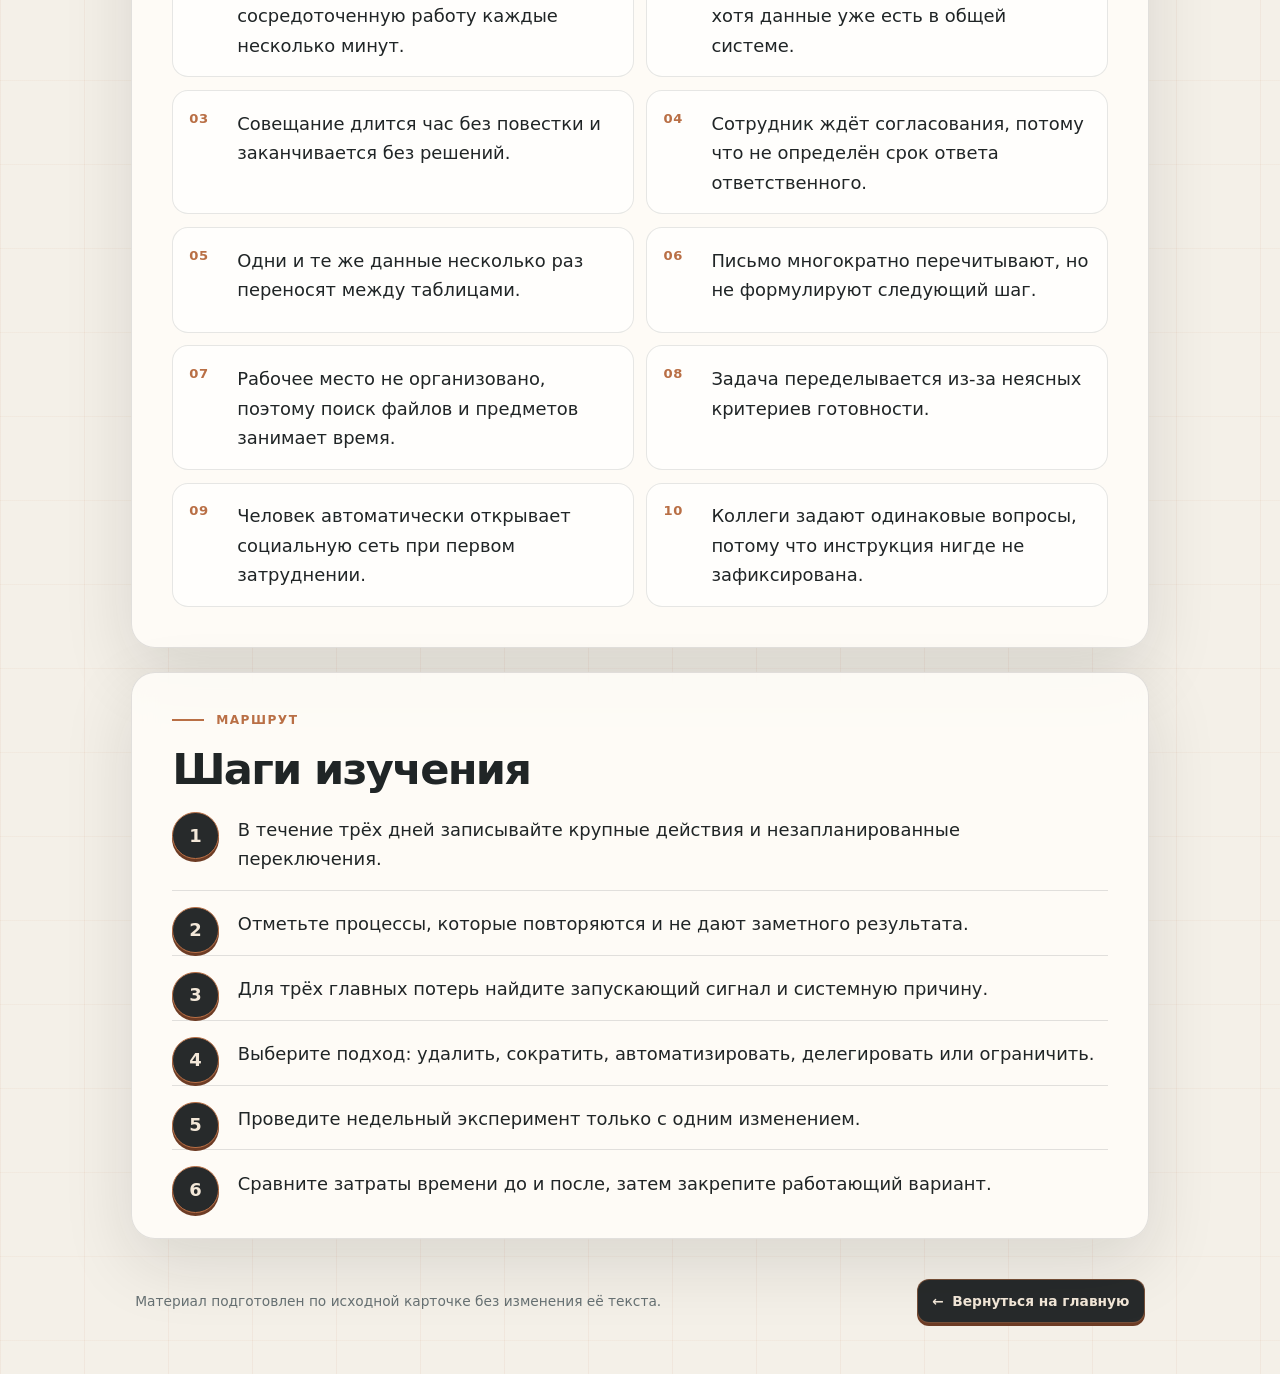
<file: cards/time-wasters-1.html>
<!doctype html>
<html lang="ru" data-card-id="time-wasters-1">
<head>
  <meta charset="utf-8">
  <meta name="viewport" content="width=device-width, initial-scale=1">
  <meta name="description" content="Подробная карточка по управлению временем">
  <title>Карточка — Управление временем</title>
  <link rel="icon" type="image/svg+xml" href="data:image/svg+xml,%3Csvg xmlns='http://www.w3.org/2000/svg' viewBox='0 0 64 64'%3E%3Crect width='64' height='64' rx='18' fill='%2326292a'/%3E%3Ccircle cx='32' cy='32' r='19' fill='none' stroke='%23b96f45' stroke-width='5'/%3E%3Cpath d='M21 32h22M32 21v22' stroke='%23f3e8d9' stroke-width='4' stroke-linecap='round'/%3E%3C/svg%3E">
  <link rel="stylesheet" href="detail.css">
  <script src="detail.js" defer></script>
</head>
<body>
  <main class="shell" id="app"></main>
</body>
</html>
</file>
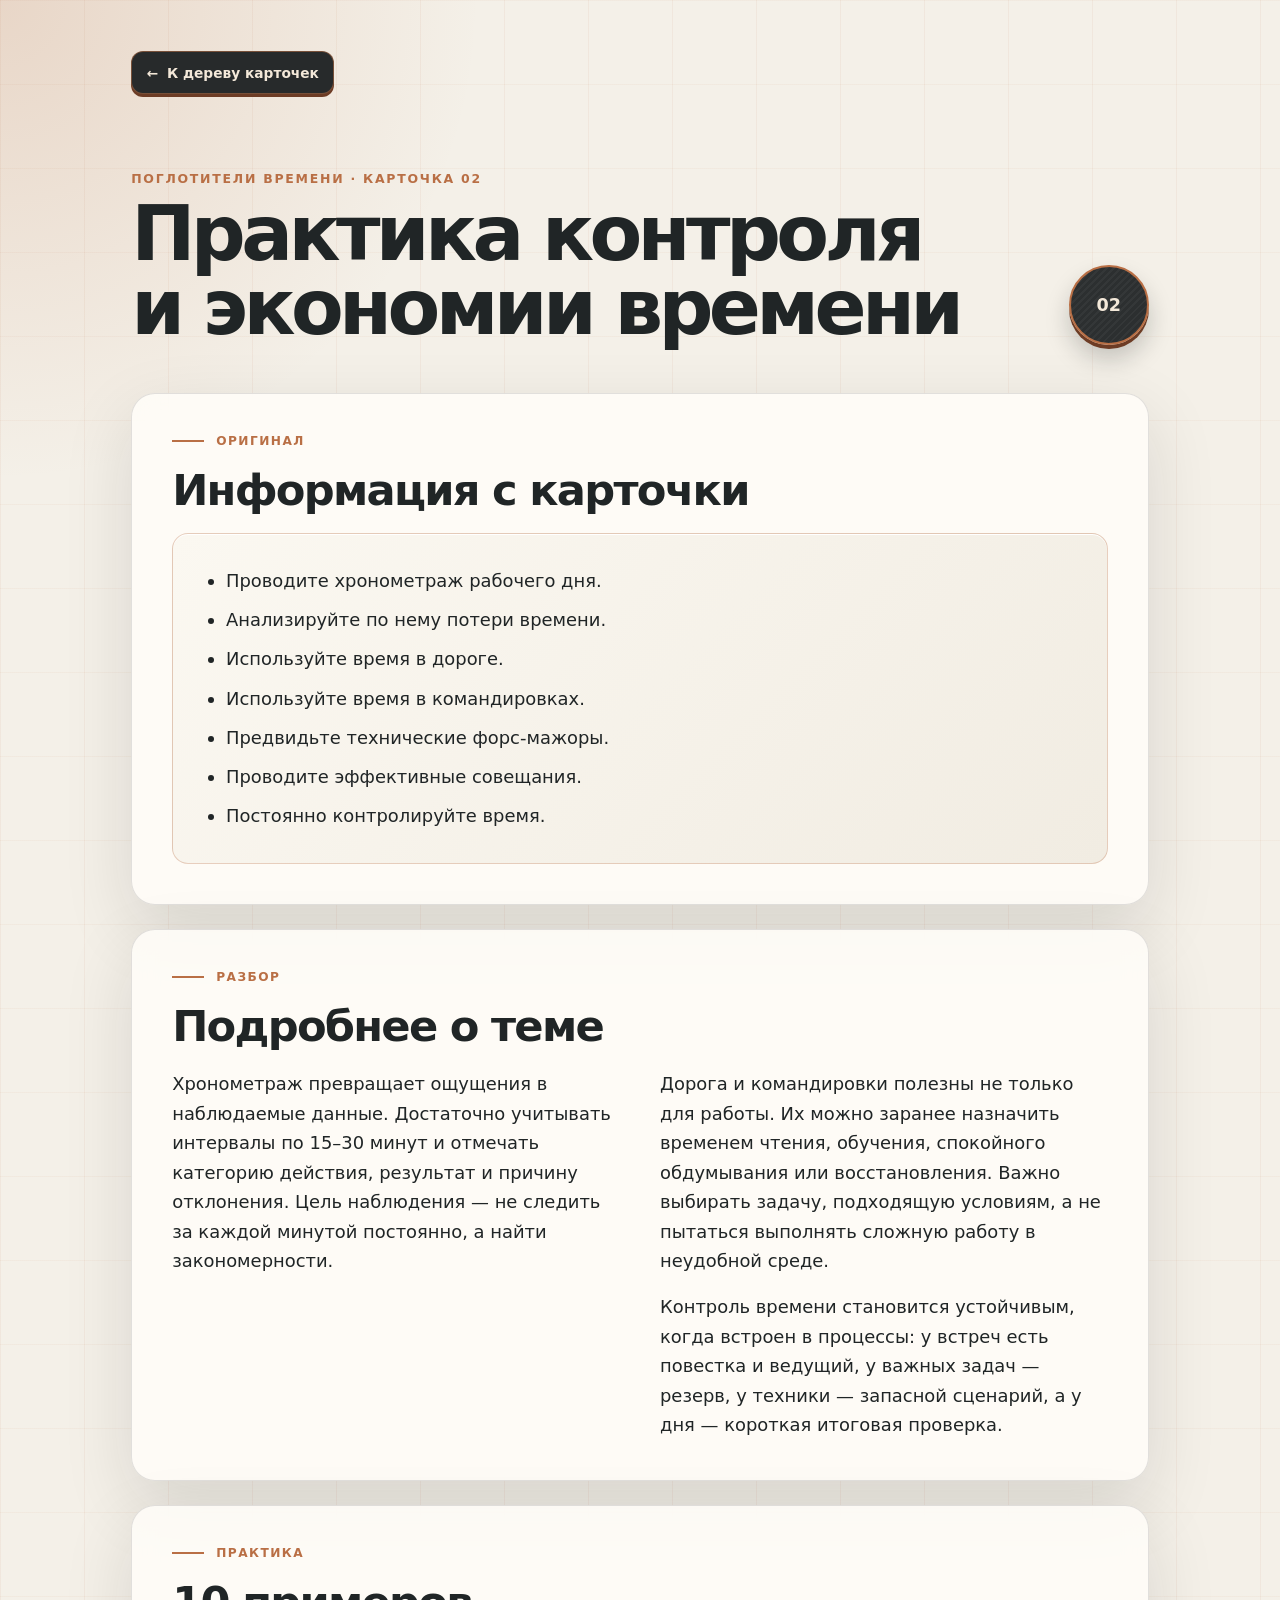
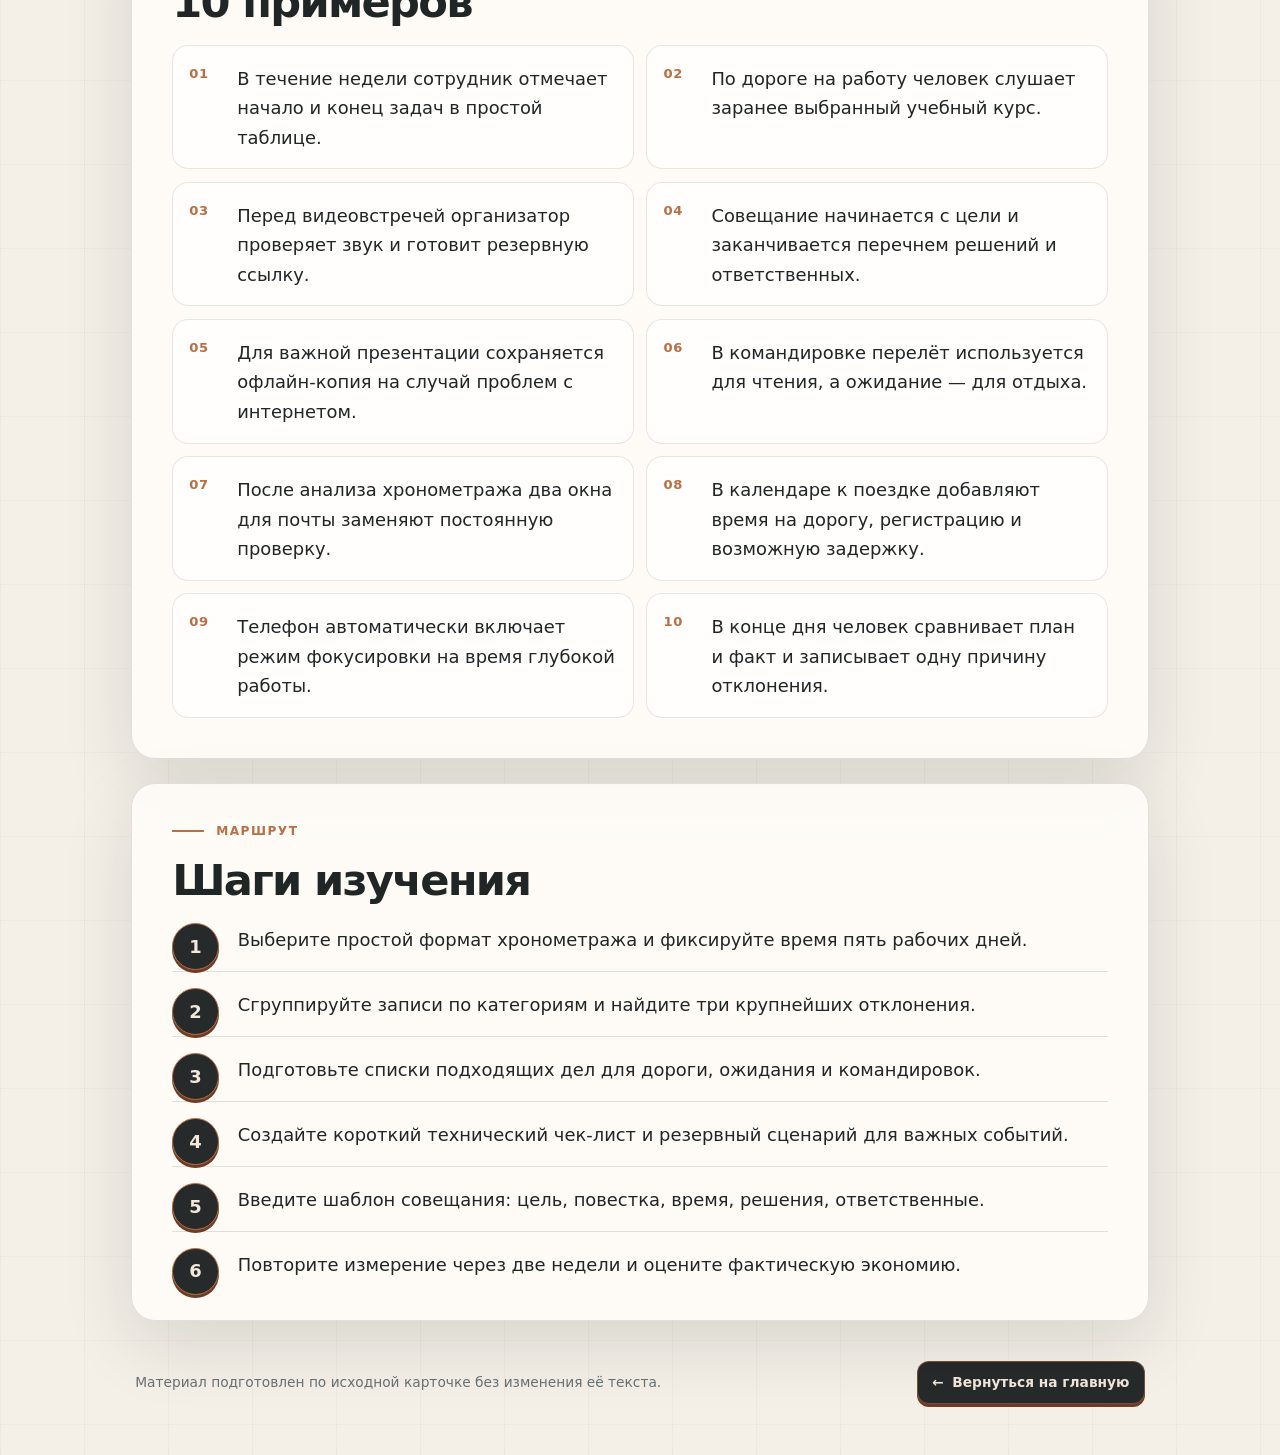
<file: cards/time-wasters-2.html>
<!doctype html>
<html lang="ru" data-card-id="time-wasters-2">
<head>
  <meta charset="utf-8">
  <meta name="viewport" content="width=device-width, initial-scale=1">
  <meta name="description" content="Подробная карточка по управлению временем">
  <title>Карточка — Управление временем</title>
  <link rel="icon" type="image/svg+xml" href="data:image/svg+xml,%3Csvg xmlns='http://www.w3.org/2000/svg' viewBox='0 0 64 64'%3E%3Crect width='64' height='64' rx='18' fill='%2326292a'/%3E%3Ccircle cx='32' cy='32' r='19' fill='none' stroke='%23b96f45' stroke-width='5'/%3E%3Cpath d='M21 32h22M32 21v22' stroke='%23f3e8d9' stroke-width='4' stroke-linecap='round'/%3E%3C/svg%3E">
  <link rel="stylesheet" href="detail.css">
  <script src="detail.js" defer></script>
</head>
<body>
  <main class="shell" id="app"></main>
</body>
</html>
</file>
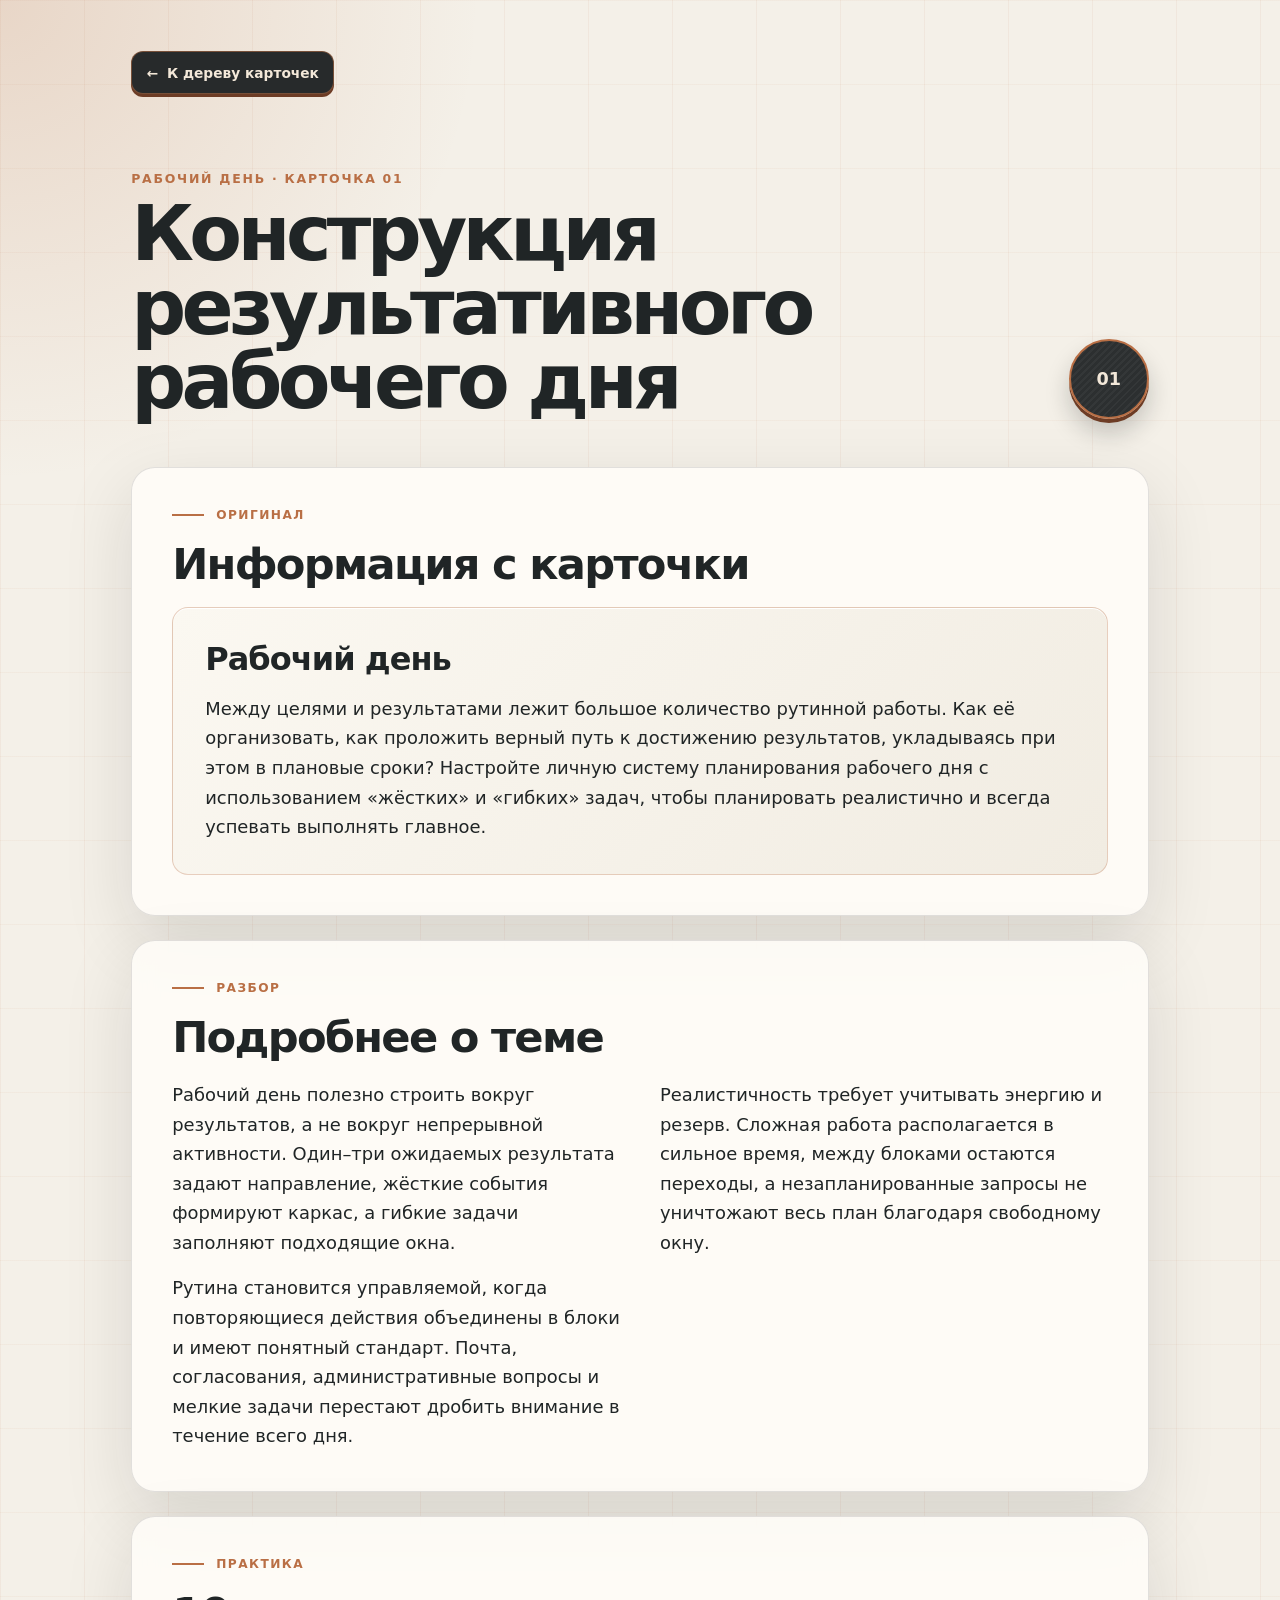
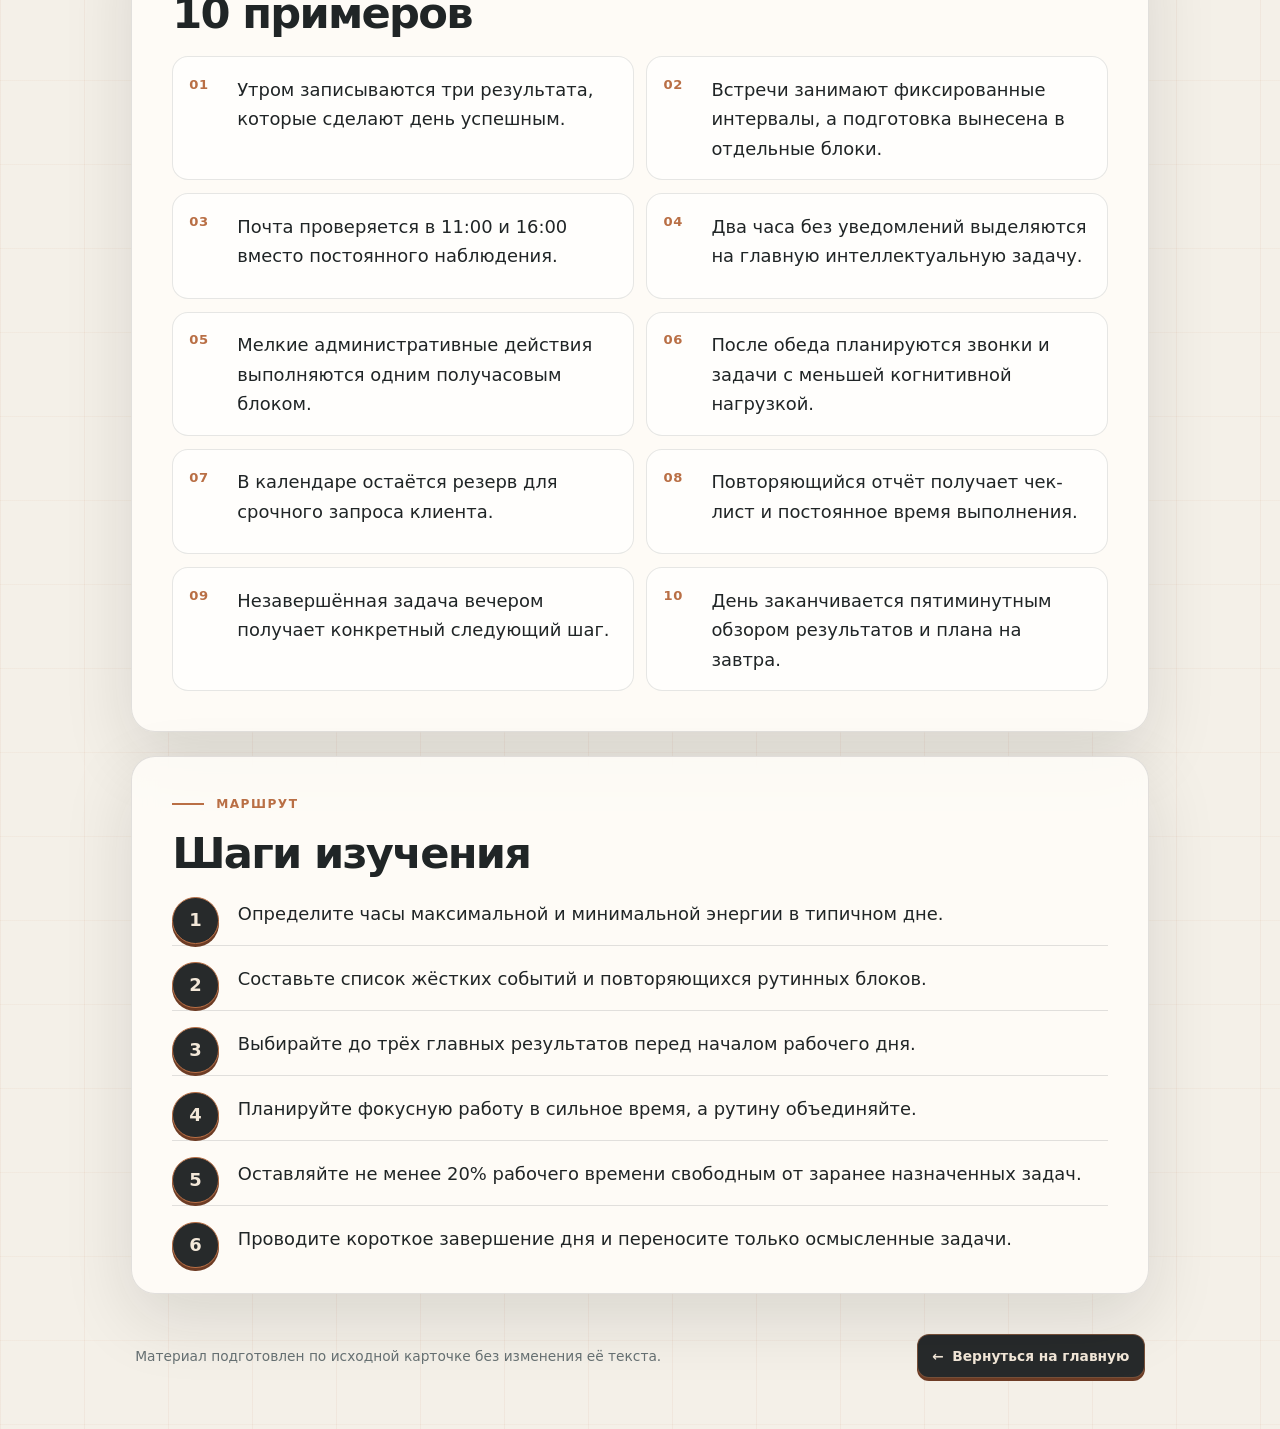
<file: cards/workday-1.html>
<!doctype html>
<html lang="ru" data-card-id="workday-1">
<head>
  <meta charset="utf-8">
  <meta name="viewport" content="width=device-width, initial-scale=1">
  <meta name="description" content="Подробная карточка по управлению временем">
  <title>Карточка — Управление временем</title>
  <link rel="icon" type="image/svg+xml" href="data:image/svg+xml,%3Csvg xmlns='http://www.w3.org/2000/svg' viewBox='0 0 64 64'%3E%3Crect width='64' height='64' rx='18' fill='%2326292a'/%3E%3Ccircle cx='32' cy='32' r='19' fill='none' stroke='%23b96f45' stroke-width='5'/%3E%3Cpath d='M21 32h22M32 21v22' stroke='%23f3e8d9' stroke-width='4' stroke-linecap='round'/%3E%3C/svg%3E">
  <link rel="stylesheet" href="detail.css">
  <script src="detail.js" defer></script>
</head>
<body>
  <main class="shell" id="app"></main>
</body>
</html>
</file>
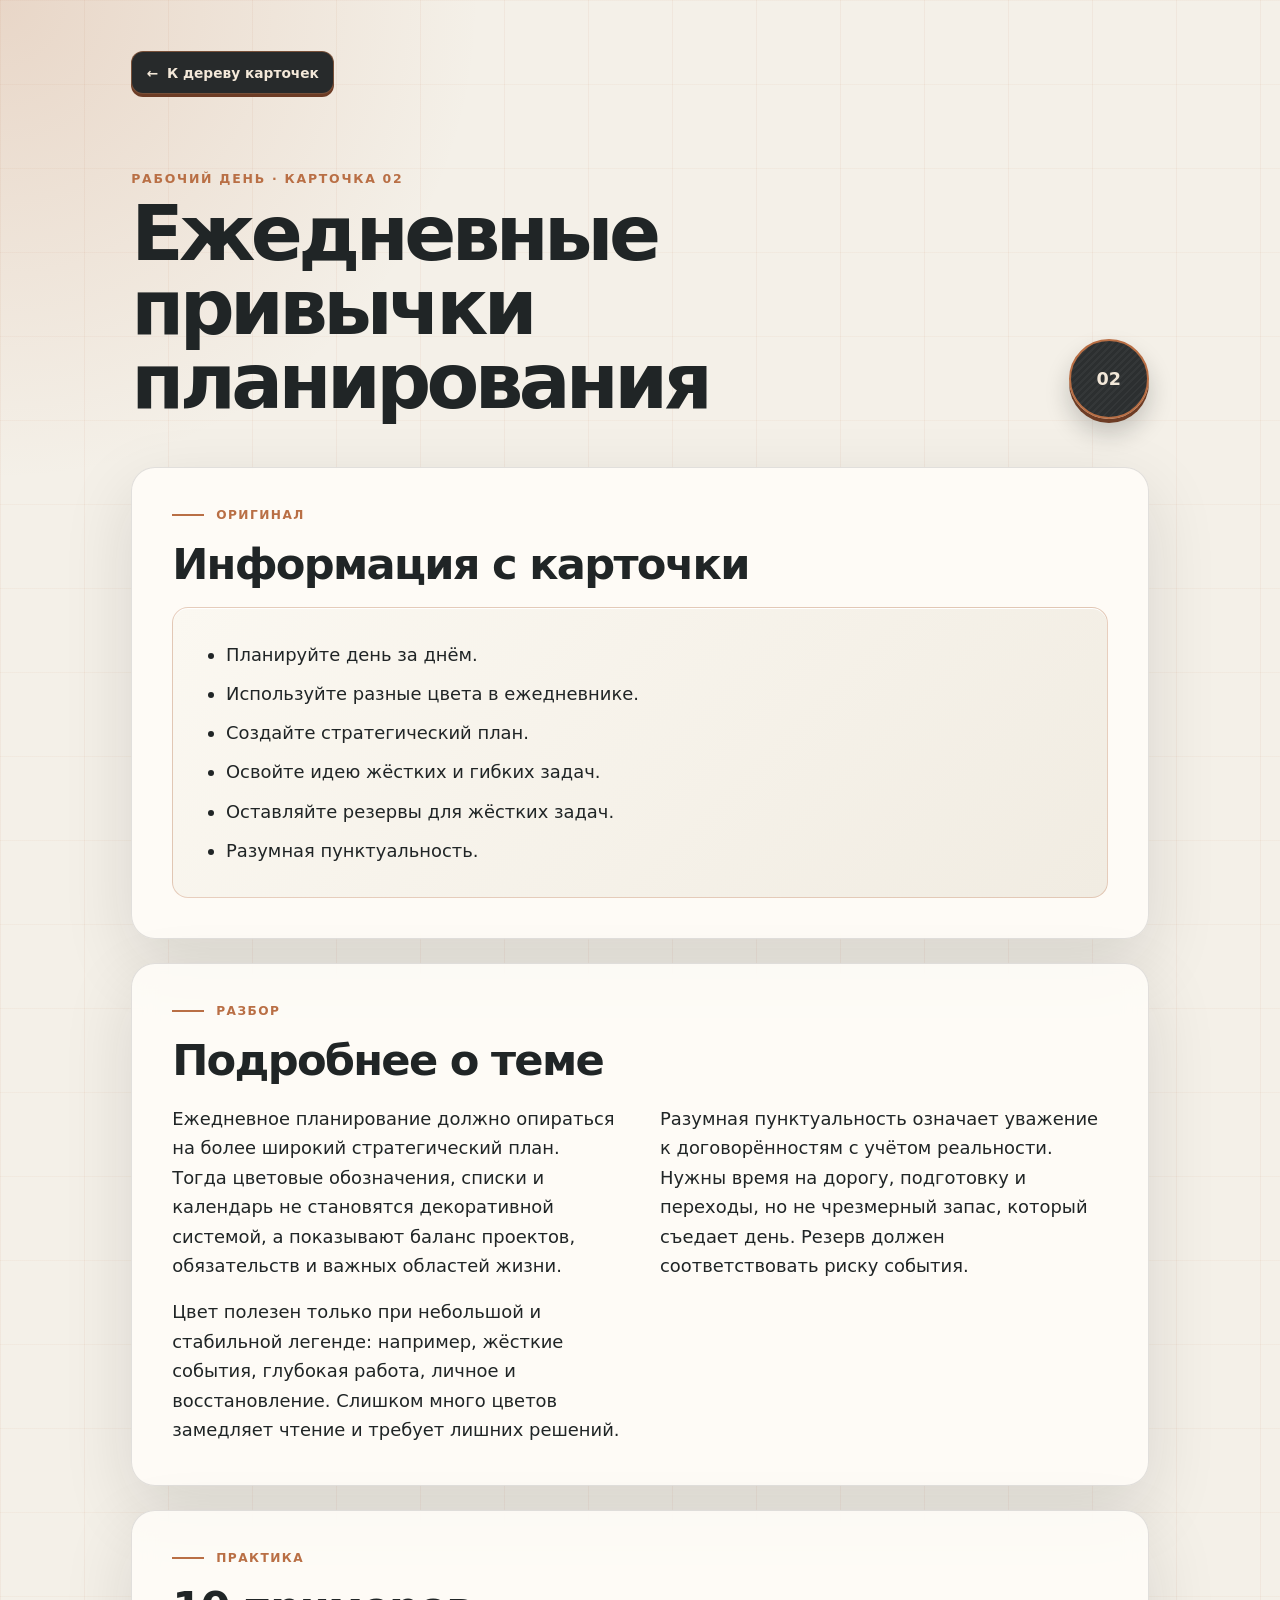
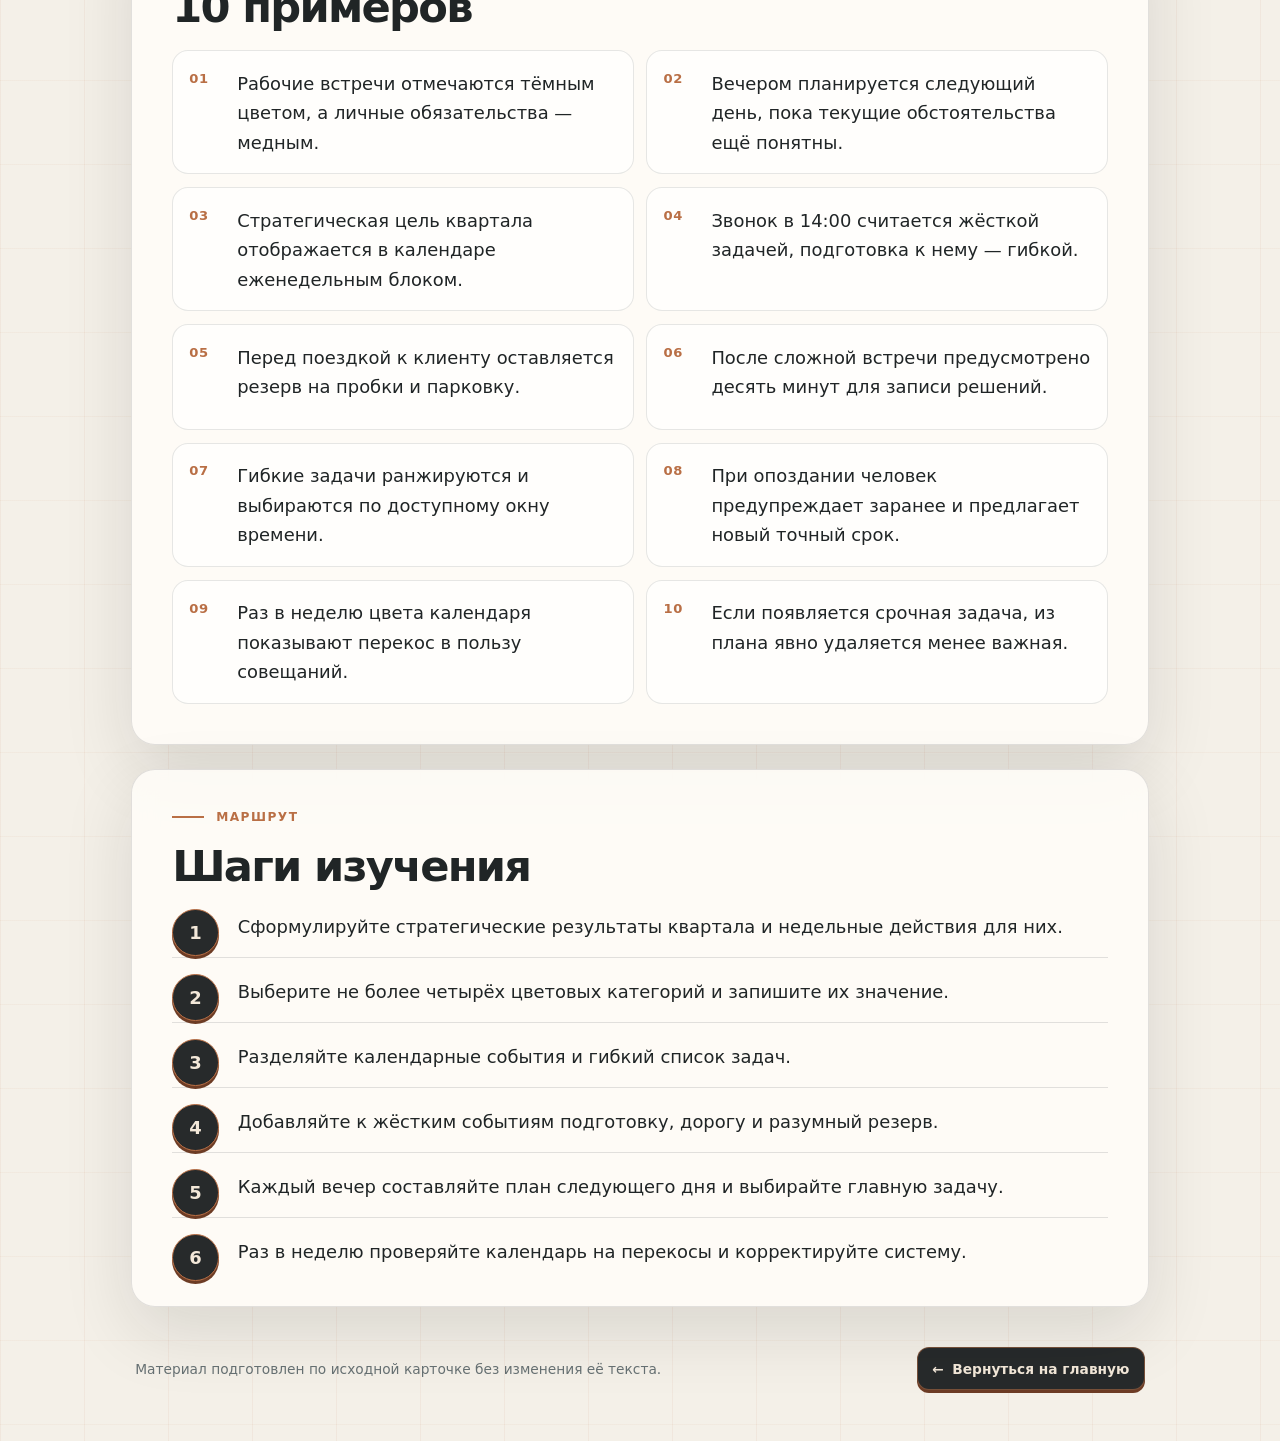
<file: cards/workday-2.html>
<!doctype html>
<html lang="ru" data-card-id="workday-2">
<head>
  <meta charset="utf-8">
  <meta name="viewport" content="width=device-width, initial-scale=1">
  <meta name="description" content="Подробная карточка по управлению временем">
  <title>Карточка — Управление временем</title>
  <link rel="icon" type="image/svg+xml" href="data:image/svg+xml,%3Csvg xmlns='http://www.w3.org/2000/svg' viewBox='0 0 64 64'%3E%3Crect width='64' height='64' rx='18' fill='%2326292a'/%3E%3Ccircle cx='32' cy='32' r='19' fill='none' stroke='%23b96f45' stroke-width='5'/%3E%3Cpath d='M21 32h22M32 21v22' stroke='%23f3e8d9' stroke-width='4' stroke-linecap='round'/%3E%3C/svg%3E">
  <link rel="stylesheet" href="detail.css">
  <script src="detail.js" defer></script>
</head>
<body>
  <main class="shell" id="app"></main>
</body>
</html>
</file>
<file: cards/detail.css>
:root {
  color-scheme: light;
  --ink: #202526;
  --muted: #677173;
  --paper: #f4f0e8;
  --surface: #fffdf8;
  --graphite: #272a2b;
  --charcoal: #17191a;
  --copper: #b96f45;
  --copper-light: #d49a72;
  --ivory: #f3e8d9;
  --violet: #8758c4;
  --line: rgba(32, 37, 38, .13);
  --shadow: 0 24px 70px rgba(23, 27, 28, .12);
}

* { box-sizing: border-box; }

html { scroll-behavior: smooth; }

body {
  margin: 0;
  min-width: 320px;
  color: var(--ink);
  background:
    linear-gradient(90deg, rgba(185, 111, 69, .07) 1px, transparent 1px) 0 0 / 84px 84px,
    linear-gradient(rgba(185, 111, 69, .05) 1px, transparent 1px) 0 0 / 84px 84px,
    radial-gradient(circle at 0 0, rgba(185, 111, 69, .2), transparent 30rem),
    var(--paper);
  font-family: Inter, ui-sans-serif, system-ui, -apple-system, BlinkMacSystemFont, "Segoe UI", sans-serif;
}

a { color: inherit; }

.shell {
  width: min(1120px, 100%);
  margin: 0 auto;
  padding: clamp(1rem, 4vw, 3.5rem);
}

.back-link {
  display: inline-flex;
  align-items: center;
  gap: .55rem;
  min-height: 2.7rem;
  padding: .62rem .9rem;
  border: 1px solid rgba(185, 111, 69, .55);
  border-radius: .75rem;
  color: var(--ivory);
  background: var(--graphite);
  box-shadow: 0 3px 0 #6d3c25;
  font-size: .86rem;
  font-weight: 780;
  text-decoration: none;
  transition: transform .16s ease, box-shadow .16s ease;
}

.back-link::before { content: "←"; }

.back-link:hover,
.back-link:focus-visible {
  transform: translateY(-2px);
  box-shadow: 0 5px 0 #6d3c25, 0 10px 20px rgba(23, 27, 28, .14);
  outline: none;
}

.hero {
  display: grid;
  grid-template-columns: minmax(0, 1fr) auto;
  gap: 1.5rem;
  align-items: end;
  margin: clamp(2rem, 6vw, 5rem) 0 clamp(1.5rem, 4vw, 3rem);
}

.eyebrow {
  margin: 0 0 .7rem;
  color: var(--copper);
  font-size: .78rem;
  font-weight: 850;
  letter-spacing: .14em;
  text-transform: uppercase;
}

h1 {
  max-width: 850px;
  margin: 0;
  font-size: clamp(2.25rem, 6vw, 5.4rem);
  line-height: .96;
  letter-spacing: -.06em;
}

.part-badge {
  display: grid;
  width: 5rem;
  aspect-ratio: 1;
  place-items: center;
  border: 2px solid var(--copper);
  border-radius: 50%;
  color: var(--ivory);
  background: repeating-linear-gradient(135deg, #343738 0 2px, #2c2f30 2px 5px);
  box-shadow: 0 4px 0 #6d3c25, 0 14px 24px rgba(23, 27, 28, .22);
  font-size: 1.1rem;
  font-weight: 850;
}

.content-grid {
  display: grid;
  gap: clamp(1rem, 2vw, 1.5rem);
}

.section {
  padding: clamp(1.25rem, 3.5vw, 2.5rem);
  border: 1px solid var(--line);
  border-radius: 1.5rem;
  background: rgba(255, 253, 248, .86);
  box-shadow: var(--shadow);
  backdrop-filter: blur(12px);
}

.section-label {
  display: flex;
  align-items: center;
  gap: .75rem;
  margin: 0 0 1.25rem;
  color: var(--copper);
  font-size: .76rem;
  font-weight: 850;
  letter-spacing: .12em;
  text-transform: uppercase;
}

.section-label::before {
  content: "";
  width: 2rem;
  height: 2px;
  background: currentColor;
}

.section h2 {
  margin: 0 0 1.25rem;
  font-size: clamp(1.65rem, 3.4vw, 2.7rem);
  line-height: 1.05;
  letter-spacing: -.04em;
}

.source-card {
  position: relative;
  padding: clamp(1.2rem, 3vw, 2rem);
  border: 1px solid rgba(185, 111, 69, .3);
  border-radius: 1rem;
  background: linear-gradient(135deg, #fbf8f1, #f1ece2);
  box-shadow: inset 0 1px 0 white;
}

.source-card h3 {
  margin: 0 0 1rem;
  font-size: clamp(1.4rem, 3vw, 2rem);
  letter-spacing: -.03em;
}

.source-card p,
.source-card li,
.analysis p,
.analysis li,
.examples li,
.steps li {
  font-size: clamp(1rem, 1.6vw, 1.12rem);
  line-height: 1.65;
}

.source-card p { margin: 0 0 1rem; }
.source-card p:last-child { margin-bottom: 0; }
.source-card ul { display: grid; gap: .6rem; margin: 0; padding-left: 1.3rem; }
.source-card mark { padding: 0; color: var(--violet); background: transparent; font-weight: 750; }

.source-card .takeaway {
  margin-top: 1.3rem;
  padding: 1rem 1.1rem;
  border-left: 4px solid var(--copper);
  border-radius: 0 .7rem .7rem 0;
  color: var(--violet);
  background: rgba(135, 88, 196, .08);
  font-weight: 700;
}

.analysis {
  columns: 2 330px;
  column-gap: 2.5rem;
}

.analysis p {
  margin: 0 0 1rem;
  break-inside: avoid;
}

.examples {
  counter-reset: example;
  display: grid;
  grid-template-columns: repeat(2, minmax(0, 1fr));
  gap: .8rem;
  margin: 0;
  padding: 0;
  list-style: none;
}

.examples li {
  counter-increment: example;
  position: relative;
  min-height: 6.6rem;
  padding: 1.1rem 1rem 1rem 4rem;
  border: 1px solid rgba(32, 37, 38, .11);
  border-radius: 1rem;
  background: rgba(255, 255, 255, .64);
}

.examples li::before {
  content: counter(example, decimal-leading-zero);
  position: absolute;
  left: 1rem;
  top: 1.05rem;
  color: var(--copper);
  font-size: .82rem;
  font-weight: 900;
  letter-spacing: .06em;
}

.steps {
  counter-reset: step;
  display: grid;
  gap: 1rem;
  margin: 0;
  padding: 0;
  list-style: none;
}

.steps li {
  counter-increment: step;
  position: relative;
  padding: .15rem 0 1rem 4.1rem;
  border-bottom: 1px solid var(--line);
}

.steps li:last-child { padding-bottom: 0; border-bottom: 0; }

.steps li::before {
  content: counter(step);
  position: absolute;
  left: 0;
  top: 0;
  display: grid;
  width: 2.8rem;
  height: 2.8rem;
  place-items: center;
  border: 1px solid var(--copper);
  border-radius: 50%;
  color: var(--ivory);
  background: var(--graphite);
  box-shadow: 0 3px 0 #6d3c25;
  font-weight: 850;
}

.footer {
  display: flex;
  justify-content: space-between;
  gap: 1rem;
  align-items: center;
  margin-top: 1.5rem;
  padding: 1rem .25rem 0;
  color: var(--muted);
  font-size: .86rem;
}

.error {
  padding: 2rem;
  border: 1px solid #b64b3c;
  border-radius: 1rem;
  color: #7e2c22;
  background: #fff4f1;
}

@media (max-width: 720px) {
  .hero { grid-template-columns: 1fr; }
  .part-badge { width: 4rem; }
  .examples { grid-template-columns: 1fr; }
  .footer { align-items: flex-start; flex-direction: column; }
}

@media (prefers-reduced-motion: reduce) {
  html { scroll-behavior: auto; }
  *, *::before, *::after { transition-duration: .01ms !important; }
}
</file>
